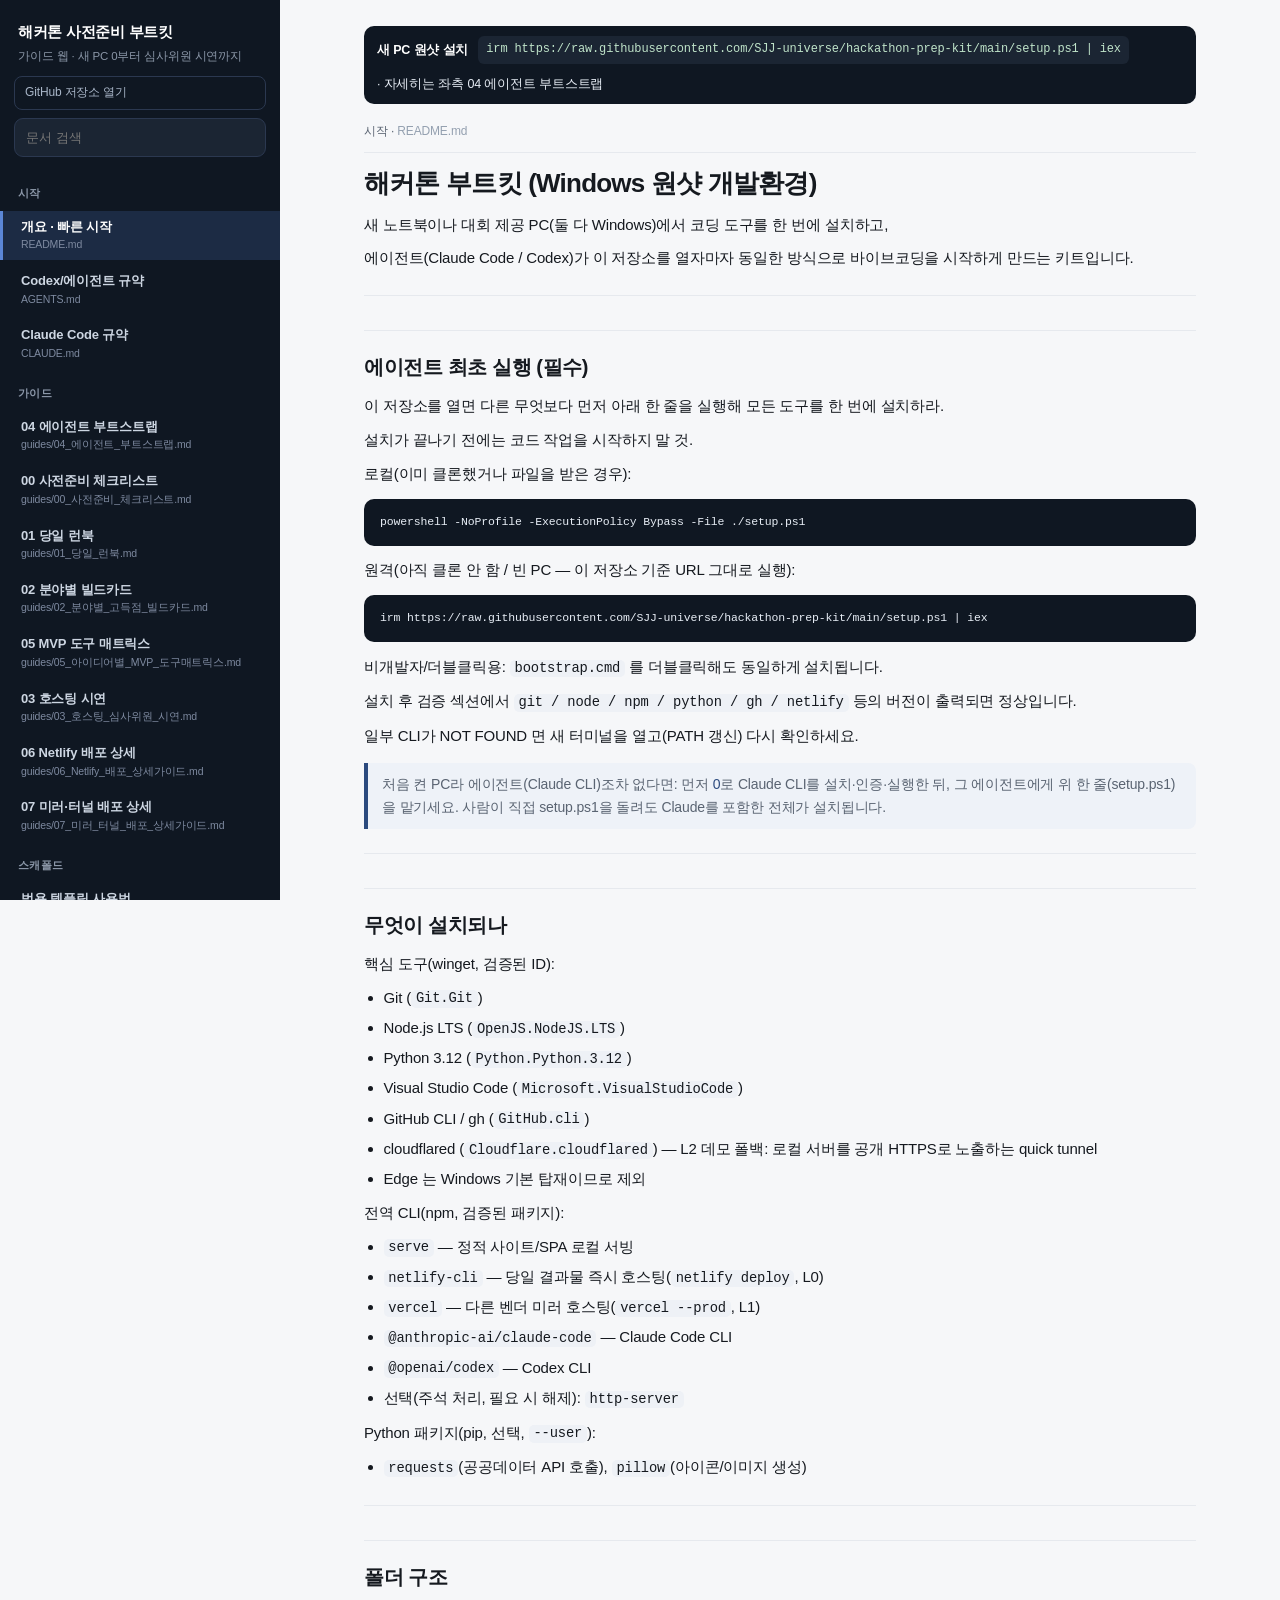
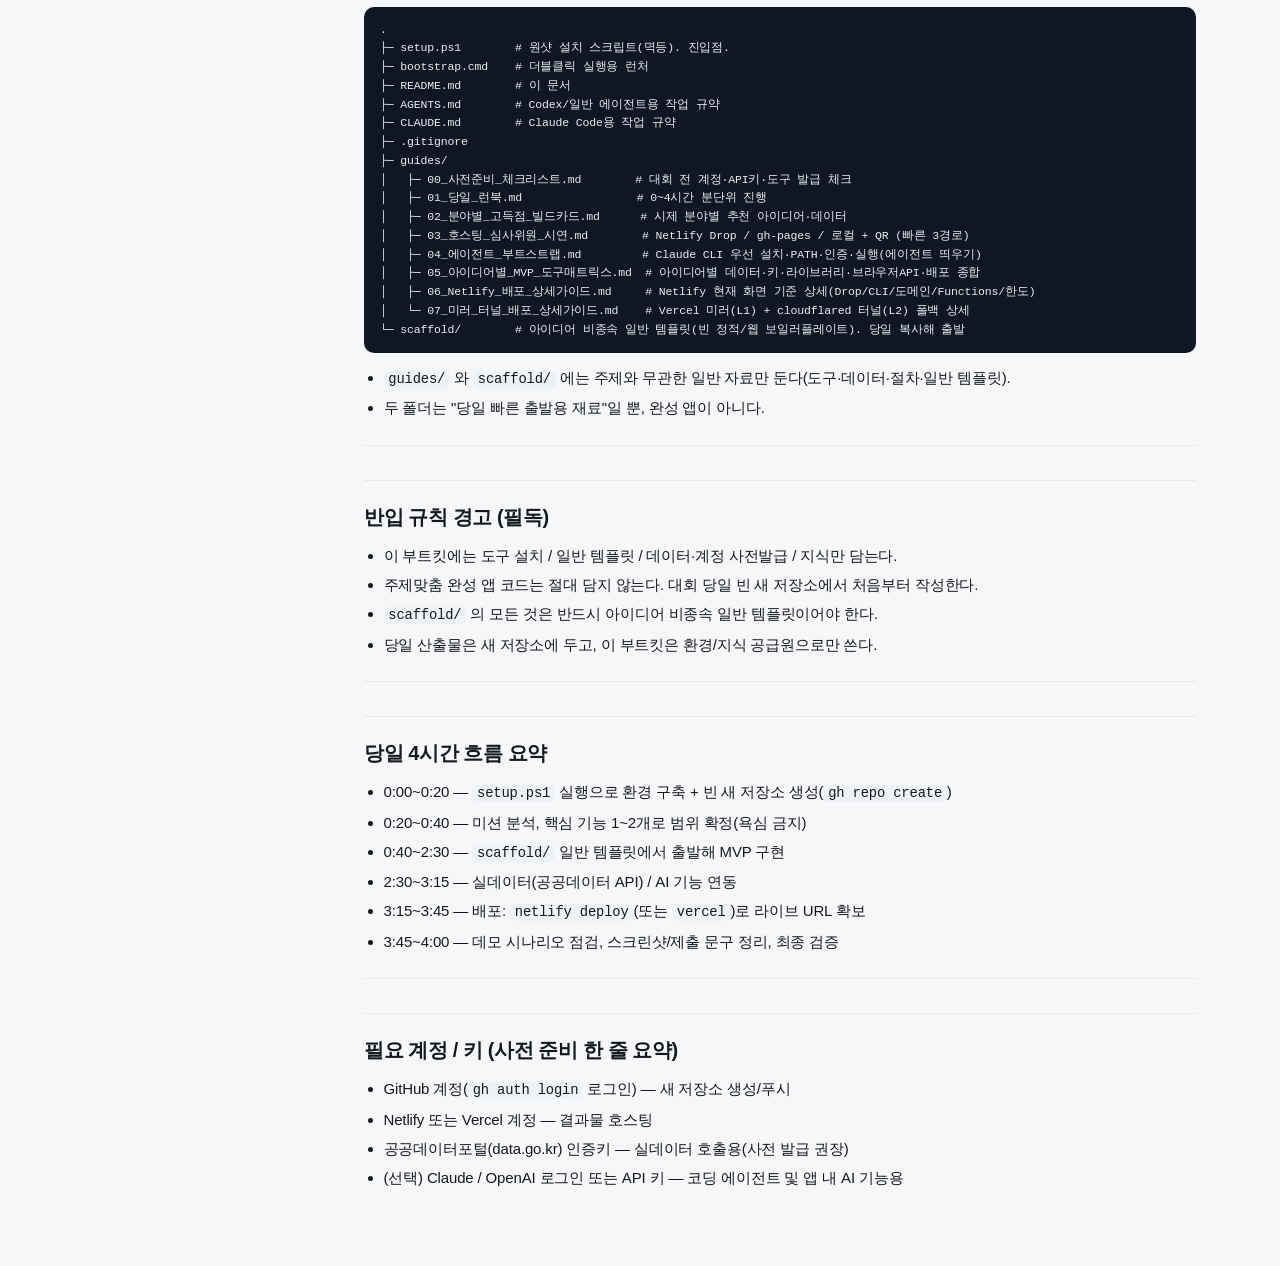
<file: docs/index.html>
<!DOCTYPE html><html lang="ko"><head><meta charset="utf-8"><meta name="viewport" content="width=device-width,initial-scale=1,viewport-fit=cover"><title>해커톤 사전준비 부트킷 — 가이드</title><meta name="description" content="새 PC 0부터 도구 일괄설치 → 고득점 아이디어 MVP → 심사위원 웹호스팅까지. 에이전트 부트스트랩 + 아이디어별 도구 매트릭스."><style>
*{box-sizing:border-box}
:root{--bg:#f6f7f9;--ink:#15191f;--ink2:#5a6472;--line:#e6e9ee;--accent:#2b4a7e;--side:#0f1722;--sideink:#cdd6e2}
@import url('https://cdn.jsdelivr.net/gh/orioncactus/pretendard@v1.3.9/dist/web/static/pretendard.min.css');
html{-webkit-text-size-adjust:100%}
body{margin:0;background:var(--bg);color:var(--ink);font-family:Pretendard,-apple-system,BlinkMacSystemFont,"Segoe UI","Malgun Gothic",sans-serif;line-height:1.65;font-size:15px;letter-spacing:-.01em}
a{color:var(--accent);text-decoration:none;word-break:break-all}a:hover{text-decoration:underline}
.deadlink{color:var(--ink2)}
.wrap{display:flex;min-height:100vh}
.side{width:280px;flex:0 0 280px;background:var(--side);color:var(--sideink);position:sticky;top:0;height:100vh;overflow:auto;padding:14px 0 40px}
.sbrand{font-weight:800;color:#fff;font-size:15px;padding:6px 18px 2px;letter-spacing:-.02em}
.ssub{color:#8b97a8;font-size:11.5px;padding:0 18px 10px}
.sgh{display:block;margin:0 14px 8px;font-size:12px;color:#a9b6c8;border:1px solid #2b3850;border-radius:8px;padding:6px 10px}
.sgh:hover{background:#172234;text-decoration:none;color:#fff}
.searchbox{padding:0 14px 12px}
.searchbox input{width:100%;background:#1b2533;border:1px solid #2b3850;color:#fff;border-radius:9px;padding:8px 11px;font:inherit;font-size:13px}
.searchbox input:focus{outline:2px solid #34507f}
.grp{margin:6px 0}
.grphd{color:#8b97a8;font-size:11px;font-weight:800;letter-spacing:.04em;padding:9px 18px 4px;text-transform:uppercase}
.side ul{list-style:none;margin:0;padding:0}
.navi{display:block;padding:7px 18px;color:var(--sideink);border-left:3px solid transparent}
.navi:hover{background:#172234;text-decoration:none}
.navi.on{background:#1c2b44;border-left-color:#5b86d6;color:#fff}
.navi .nt{display:block;font-size:13px;font-weight:600;line-height:1.35}
.navi .nf{display:block;font-size:10.5px;color:#7e8aa0;margin-top:1px}
.content{flex:1;min-width:0;max-width:900px;margin:0 auto;padding:26px 34px 90px}
.menubtn{display:none}
.installbar{background:#0f1722;color:#e7edf5;border-radius:10px;padding:10px 13px;margin:0 0 18px;font-size:12.5px;display:flex;gap:10px;align-items:center;flex-wrap:wrap}
.installbar code{background:#1b2533;color:#bfe3c9;border-radius:6px;padding:4px 8px;font-family:ui-monospace,Consolas,monospace;font-size:12px}
.installbar b{color:#fff}
.crumb{color:var(--ink2);font-size:12px;margin-bottom:14px;padding-bottom:10px;border-bottom:1px solid var(--line)}
.crumb span{color:#94a0b0}
.doc{display:none}.doc.on{display:block;animation:fade .2s ease}
@keyframes fade{from{opacity:0;transform:translateY(4px)}to{opacity:1;transform:none}}
h1{font-size:26px;line-height:1.25;letter-spacing:-.03em;margin:.15em 0 .5em}
h2{font-size:20px;letter-spacing:-.02em;margin:1.7em 0 .5em;border-top:1px solid var(--line);padding-top:1em}
h3{font-size:16.5px;margin:1.4em 0 .4em}h4{font-size:14.5px;color:var(--ink2);margin:1.1em 0 .3em}
h5,h6{font-size:13.5px;color:var(--ink2);margin:1em 0 .3em}
p{margin:.6em 0}ul,ol{margin:.5em 0;padding-left:1.3em}li{margin:.3em 0}
code{background:#eef1f6;border-radius:5px;padding:.08em .35em;font-size:.92em;font-family:ui-monospace,SFMono-Regular,Consolas,monospace}
pre.code{background:#0f1722;color:#e7edf5;border-radius:10px;padding:14px 16px;overflow-x:auto;margin:1em 0;line-height:1.5;font-size:12.5px}
pre.code code{background:transparent;color:inherit;padding:0;white-space:pre;font-family:ui-monospace,SFMono-Regular,Consolas,"D2Coding","Malgun Gothic",monospace}
hr{border:0;border-top:1px solid var(--line);margin:1.6em 0}
blockquote{margin:1em 0;padding:.7em 1em;background:#eef2f8;border-left:4px solid var(--accent);border-radius:0 8px 8px 0;color:var(--ink2);font-size:14px}
.tablewrap{overflow-x:auto;margin:.9em 0;border:1px solid var(--line);border-radius:10px}
table{border-collapse:collapse;width:100%;font-size:13px;min-width:520px}
thead th{background:#f0f3f8;color:var(--ink2);font-weight:700;text-align:left;padding:9px 11px;border-bottom:1px solid var(--line);white-space:nowrap}
td{padding:9px 11px;border-bottom:1px solid var(--line);vertical-align:top}
tbody tr:last-child td{border-bottom:0}tbody tr:hover{background:#fafbfd}
mark{background:#fde68a;border-radius:3px;padding:0 1px}
@media(max-width:860px){
 .side{position:fixed;left:0;top:0;z-index:40;transform:translateX(-100%);transition:transform .2s;width:84vw;flex-basis:84vw}
 .side.open{transform:translateX(0);box-shadow:0 0 0 100vmax rgba(0,0,0,.45)}
 .menubtn{display:inline-flex;align-items:center;gap:7px;position:fixed;left:12px;top:12px;z-index:50;background:var(--side);color:#fff;border:0;border-radius:10px;padding:9px 13px;font:inherit;font-weight:700;font-size:13px;box-shadow:0 2px 10px rgba(0,0,0,.2)}
 .content{padding:60px 18px 90px}
}
</style></head><body><button id="menubtn" class="menubtn">목차</button><div class="wrap"><aside class="side"><div class="sbrand">해커톤 사전준비 부트킷</div><div class="ssub">가이드 웹 · 새 PC 0부터 심사위원 시연까지</div><a class="sgh" href="https://github.com/SJJ-universe/hackathon-prep-kit" target="_blank" rel="noopener">GitHub 저장소 열기</a><div class="searchbox"><input id="q" type="search" placeholder="문서 검색"></div><div class="grp"><div class="grphd">시작</div><ul><li><a href="#" class="navi" data-go="f-readme-md"><span class="nt">개요 · 빠른 시작</span><span class="nf">README.md</span></a></li><li><a href="#" class="navi" data-go="f-agents-md"><span class="nt">Codex/에이전트 규약</span><span class="nf">AGENTS.md</span></a></li><li><a href="#" class="navi" data-go="f-claude-md"><span class="nt">Claude Code 규약</span><span class="nf">CLAUDE.md</span></a></li></ul></div><div class="grp"><div class="grphd">가이드</div><ul><li><a href="#" class="navi" data-go="f-guides-04-md"><span class="nt">04 에이전트 부트스트랩</span><span class="nf">guides/04_에이전트_부트스트랩.md</span></a></li><li><a href="#" class="navi" data-go="f-guides-00-md"><span class="nt">00 사전준비 체크리스트</span><span class="nf">guides/00_사전준비_체크리스트.md</span></a></li><li><a href="#" class="navi" data-go="f-guides-01-md"><span class="nt">01 당일 런북</span><span class="nf">guides/01_당일_런북.md</span></a></li><li><a href="#" class="navi" data-go="f-guides-02-md"><span class="nt">02 분야별 빌드카드</span><span class="nf">guides/02_분야별_고득점_빌드카드.md</span></a></li><li><a href="#" class="navi" data-go="f-guides-05-mvp-md"><span class="nt">05 MVP 도구 매트릭스</span><span class="nf">guides/05_아이디어별_MVP_도구매트릭스.md</span></a></li><li><a href="#" class="navi" data-go="f-guides-03-md"><span class="nt">03 호스팅 시연</span><span class="nf">guides/03_호스팅_심사위원_시연.md</span></a></li><li><a href="#" class="navi" data-go="f-guides-06-netlify-md"><span class="nt">06 Netlify 배포 상세</span><span class="nf">guides/06_Netlify_배포_상세가이드.md</span></a></li><li><a href="#" class="navi" data-go="f-guides-07-md"><span class="nt">07 미러·터널 배포 상세</span><span class="nf">guides/07_미러_터널_배포_상세가이드.md</span></a></li></ul></div><div class="grp"><div class="grphd">스캐폴드</div><ul><li><a href="#" class="navi" data-go="f-scaffold-readme-md"><span class="nt">범용 템플릿 사용법</span><span class="nf">scaffold/README.md</span></a></li></ul></div></aside><main class="content"><div class="installbar"><b>새 PC 원샷 설치</b> <code>irm https://raw.githubusercontent.com/SJJ-universe/hackathon-prep-kit/main/setup.ps1 | iex</code> · 자세히는 좌측 04 에이전트 부트스트랩</div><section class="doc" id="f-readme-md"><div class="crumb">시작 · <span>README.md</span></div><h1>해커톤 부트킷 (Windows 원샷 개발환경)</h1>
<p>새 노트북이나 대회 제공 PC(둘 다 Windows)에서 코딩 도구를 한 번에 설치하고,</p>
<p>에이전트(Claude Code / Codex)가 이 저장소를 열자마자 동일한 방식으로 바이브코딩을 시작하게 만드는 키트입니다.</p>
<hr>
<h2>에이전트 최초 실행 (필수)</h2>
<p>이 저장소를 열면 다른 무엇보다 먼저 아래 한 줄을 실행해 모든 도구를 한 번에 설치하라.</p>
<p>설치가 끝나기 전에는 코드 작업을 시작하지 말 것.</p>
<p>로컬(이미 클론했거나 파일을 받은 경우):</p>
<pre class="code"><code>powershell -NoProfile -ExecutionPolicy Bypass -File ./setup.ps1</code></pre>
<p>원격(아직 클론 안 함 / 빈 PC — 이 저장소 기준 URL 그대로 실행):</p>
<pre class="code"><code>irm https://raw.githubusercontent.com/SJJ-universe/hackathon-prep-kit/main/setup.ps1 | iex</code></pre>
<p>비개발자/더블클릭용: <code>bootstrap.cmd</code> 를 더블클릭해도 동일하게 설치됩니다.</p>
<p>설치 후 검증 섹션에서 <code>git / node / npm / python / gh / netlify</code> 등의 버전이 출력되면 정상입니다.</p>
<p>일부 CLI가 NOT FOUND 면 새 터미널을 열고(PATH 갱신) 다시 확인하세요.</p>
<blockquote>처음 켠 PC라 에이전트(Claude CLI)조차 없다면: 먼저 <a href="#" class="xlink" data-go="f-guides-04-md"> 0 </a>로 Claude CLI를 설치·인증·실행한 뒤, 그 에이전트에게 위 한 줄(setup.ps1)을 맡기세요. 사람이 직접 setup.ps1을 돌려도 Claude를 포함한 전체가 설치됩니다.</blockquote>
<hr>
<h2>무엇이 설치되나</h2>
<p>핵심 도구(winget, 검증된 ID):</p>
<ul><li>Git (<code>Git.Git</code>)</li><li>Node.js LTS (<code>OpenJS.NodeJS.LTS</code>)</li><li>Python 3.12 (<code>Python.Python.3.12</code>)</li><li>Visual Studio Code (<code>Microsoft.VisualStudioCode</code>)</li><li>GitHub CLI / gh (<code>GitHub.cli</code>)</li><li>cloudflared (<code>Cloudflare.cloudflared</code>) — L2 데모 폴백: 로컬 서버를 공개 HTTPS로 노출하는 quick tunnel</li><li>Edge 는 Windows 기본 탑재이므로 제외</li></ul>
<p>전역 CLI(npm, 검증된 패키지):</p>
<ul><li><code>serve</code> — 정적 사이트/SPA 로컬 서빙</li><li><code>netlify-cli</code> — 당일 결과물 즉시 호스팅(<code>netlify deploy</code>, L0)</li><li><code>vercel</code> — 다른 벤더 미러 호스팅(<code>vercel --prod</code>, L1)</li><li><code>@anthropic-ai/claude-code</code> — Claude Code CLI</li><li><code>@openai/codex</code> — Codex CLI</li><li>선택(주석 처리, 필요 시 해제): <code>http-server</code></li></ul>
<p>Python 패키지(pip, 선택, <code>--user</code>):</p>
<ul><li><code>requests</code>(공공데이터 API 호출), <code>pillow</code>(아이콘/이미지 생성)</li></ul>
<hr>
<h2>폴더 구조</h2>
<pre class="code"><code>.
├─ setup.ps1        # 원샷 설치 스크립트(멱등). 진입점.
├─ bootstrap.cmd    # 더블클릭 실행용 런처
├─ README.md        # 이 문서
├─ AGENTS.md        # Codex/일반 에이전트용 작업 규약
├─ CLAUDE.md        # Claude Code용 작업 규약
├─ .gitignore
├─ guides/
│   ├─ 00_사전준비_체크리스트.md        # 대회 전 계정·API키·도구 발급 체크
│   ├─ 01_당일_런북.md                 # 0~4시간 분단위 진행
│   ├─ 02_분야별_고득점_빌드카드.md      # 시제 분야별 추천 아이디어·데이터
│   ├─ 03_호스팅_심사위원_시연.md        # Netlify Drop / gh-pages / 로컬 + QR (빠른 3경로)
│   ├─ 04_에이전트_부트스트랩.md         # Claude CLI 우선 설치·PATH·인증·실행(에이전트 띄우기)
│   ├─ 05_아이디어별_MVP_도구매트릭스.md  # 아이디어별 데이터·키·라이브러리·브라우저API·배포 종합
│   ├─ 06_Netlify_배포_상세가이드.md     # Netlify 현재 화면 기준 상세(Drop/CLI/도메인/Functions/한도)
│   └─ 07_미러_터널_배포_상세가이드.md    # Vercel 미러(L1) + cloudflared 터널(L2) 폴백 상세
└─ scaffold/        # 아이디어 비종속 일반 템플릿(빈 정적/웹 보일러플레이트). 당일 복사해 출발</code></pre>
<ul><li><code>guides/</code> 와 <code>scaffold/</code> 에는 주제와 무관한 일반 자료만 둔다(도구·데이터·절차·일반 템플릿).</li><li>두 폴더는 "당일 빠른 출발용 재료"일 뿐, 완성 앱이 아니다.</li></ul>
<hr>
<h2>반입 규칙 경고 (필독)</h2>
<ul><li>이 부트킷에는 도구 설치 / 일반 템플릿 / 데이터·계정 사전발급 / 지식만 담는다.</li><li>주제맞춤 완성 앱 코드는 절대 담지 않는다. 대회 당일 빈 새 저장소에서 처음부터 작성한다.</li><li><code>scaffold/</code> 의 모든 것은 반드시 아이디어 비종속 일반 템플릿이어야 한다.</li><li>당일 산출물은 새 저장소에 두고, 이 부트킷은 환경/지식 공급원으로만 쓴다.</li></ul>
<hr>
<h2>당일 4시간 흐름 요약</h2>
<ul><li>0:00~0:20 — <code>setup.ps1</code> 실행으로 환경 구축 + 빈 새 저장소 생성(<code>gh repo create</code>)</li><li>0:20~0:40 — 미션 분석, 핵심 기능 1~2개로 범위 확정(욕심 금지)</li><li>0:40~2:30 — <code>scaffold/</code> 일반 템플릿에서 출발해 MVP 구현</li><li>2:30~3:15 — 실데이터(공공데이터 API) / AI 기능 연동</li><li>3:15~3:45 — 배포: <code>netlify deploy</code>(또는 <code>vercel</code>)로 라이브 URL 확보</li><li>3:45~4:00 — 데모 시나리오 점검, 스크린샷/제출 문구 정리, 최종 검증</li></ul>
<hr>
<h2>필요 계정 / 키 (사전 준비 한 줄 요약)</h2>
<ul><li>GitHub 계정(<code>gh auth login</code> 로그인) — 새 저장소 생성/푸시</li><li>Netlify 또는 Vercel 계정 — 결과물 호스팅</li><li>공공데이터포털(data.go.kr) 인증키 — 실데이터 호출용(사전 발급 권장)</li><li>(선택) Claude / OpenAI 로그인 또는 API 키 — 코딩 에이전트 및 앱 내 AI 기능용</li></ul></section><section class="doc" id="f-agents-md"><div class="crumb">시작 · <span>AGENTS.md</span></div><h1>AGENTS.md — Codex / 일반 에이전트 작업 규약</h1>
<h2>너의 첫 행동 (예외 없음)</h2>
<p>이 저장소에서 너의 첫 행동은 도구 전체 설치다. 다른 작업보다 먼저 아래를 실행하라.</p>
<pre class="code"><code>powershell -NoProfile -ExecutionPolicy Bypass -File ./setup.ps1</code></pre>
<p>설치가 끝나고 검증 섹션의 버전 출력(git/node/npm/python/gh/netlify 등)을 확인하기 전에는</p>
<p>어떤 코드 작업도 시작하지 마라. CLI가 NOT FOUND 면 새 터미널에서 재확인하라.</p>
<h2>반입 규칙 (위반 금지)</h2>
<ul><li>이 저장소는 도구 설치 / 일반 템플릿 / 지식만 담는다.</li><li>주제맞춤 완성 앱 코드는 여기에 만들지 않는다. 대회 당일 빈 새 저장소에서 작성한다.</li><li><code>scaffold/</code> 는 아이디어 비종속 일반 템플릿만 둔다. 특정 주제 로직을 미리 심지 마라.</li></ul>
<h2>작업 방식</h2>
<ul><li>범위 통제: 핵심 기능 1~2개만. 동작하는 데모를 우선한다(욕심 금지).</li><li>당일 산출물은 새 저장소에 둔다. <code>gh repo create</code> 로 빈 저장소부터 시작.</li><li>작은 단위로 자주 커밋. 주변 코드의 기존 패턴을 따른다.</li><li>호스팅으로 마무리: <code>netlify deploy</code>(또는 <code>vercel</code>)로 라이브 URL을 확보해 끝낸다.</li></ul>
<h2>검증 게이트</h2>
<ul><li>"완료/수정됨"이라고 말하기 전에 실제로 실행해 확인한다.</li><li>로컬 미리보기: <code>serve .</code> 후 브라우저 확인</li><li>배포 확인: 배포 URL 접속 결과 확인</li><li>검증 명령과 그 출력을 근거로 보고한다. 근거 없이 성공을 단정하지 않는다.</li></ul>
<h2>출력 스타일</h2>
<ul><li>텍스트 앞 장식용 이모지/픽토그램 금지(문서·UI·로그 전부). 의미는 타이포와 구조로 전달.</li></ul></section><section class="doc" id="f-claude-md"><div class="crumb">시작 · <span>CLAUDE.md</span></div><h1>CLAUDE.md — Claude Code 작업 규약</h1>
<h2>최초 실행 (필수)</h2>
<p>이 저장소를 열면 가장 먼저 도구 전체를 설치한다. 다른 작업보다 우선한다.</p>
<pre class="code"><code>powershell -NoProfile -ExecutionPolicy Bypass -File ./setup.ps1</code></pre>
<p>설치 스크립트 끝의 검증 섹션에서 <code>git / node / npm / python / gh / netlify</code> 등 버전이</p>
<p>출력되는지 확인한 뒤에 작업을 시작한다. NOT FOUND 항목이 있으면 새 터미널을 열어</p>
<p>PATH 갱신 후 다시 확인한다.</p>
<h2>반입 규칙</h2>
<ul><li>이 저장소는 도구 설치 / 일반 템플릿 / 지식만 담는다.</li><li>주제맞춤 완성 앱 코드는 담지 않는다. 대회 당일 빈 새 저장소에서 작성한다.</li><li><code>scaffold/</code> 는 아이디어 비종속 일반 템플릿 전용이다.</li></ul>
<h2>작업 컨벤션</h2>
<ul><li>스코프가 작은 변경을 선호한다. 무관한 파일은 건드리지 않는다.</li><li>Grep/Glob 우선, 필요한 부분만 읽는다(넓은 파일 통독 지양).</li><li>기존 코드의 패턴과 구조를 따른다.</li><li>핵심 기능 1~2개에 집중하고, 동작하는 MVP를 호스팅(<code>netlify deploy</code> 또는 <code>vercel</code>)으로 마무리한다.</li></ul>
<h2>검증 후 완료 보고</h2>
<ul><li>"완료/수정됨/통과"라고 말하기 전에 반드시 실행해 확인한다.</li><li>보고에는 변경한 파일, 실행한 검증과 결과, 리스크, 후속 작업을 포함한다.</li><li>검증 출력 없이 성공을 단정하지 않는다.</li></ul>
<h2>출력 스타일 (절대 규칙)</h2>
<ul><li>텍스트 앞 장식용 이모지/픽토그램 금지(문서·UI·채팅 전부). 의미는 타이포·색·여백·구조로 전달한다.</li></ul></section><section class="doc" id="f-guides-04-md"><div class="crumb">가이드 · <span>guides/04_에이전트_부트스트랩.md</span></div><h1>04. 에이전트 부트스트랩 — 새 PC에서 Claude Code(우선)·Codex 0부터 첫 실행까지</h1>
<p>새 노트북이나 대회 제공 PC(Windows)에서 코딩 에이전트를 0부터 설치하고, 첫 실행에 성공시키는 단계별 가이드입니다. <strong>제일 먼저 Claude CLI를 띄우는 흐름</strong>을 1순위로 두고, 그다음 그 에이전트에게 <code>setup.ps1</code>을 맡겨 나머지 도구를 한 번에 까는 순서로 설계했습니다.</p>
<p>이 문서의 사실(패키지명·URL·최소 버전·인증 절차)은 2026-06 기준 웹 검색으로 확인했습니다. 확실하지 않은 항목은 본문에 <code>미확인</code>으로 표기했습니다.</p>
<hr>
<h2>한눈에 흐름</h2>
<pre class="code"><code>[0] 선행 확인        인터넷 / 관리자 여부 / winget 존재 / Node 18+ 설치 여부
        │            (Node 없으면 winget 한 줄로 설치)
        ▼
[1] Claude CLI 설치   (가장 먼저)
        │            권장: setup.ps1 원샷에 자동 포함
        │            단독: npm i -g @anthropic-ai/claude-code
        │            대안: 네이티브 설치 스크립트(irm ...install.ps1 | iex)
        ▼
[2] PATH / 실행정책   %APPDATA%\npm 이 PATH에 있나 / 새 터미널로 PATH 갱신
        │            PowerShell ExecutionPolicy(Bypass 또는 RemoteSigned)
        ▼
[3] 인증             A. 대화형 로그인(브라우저)  또는
        │            B. ANTHROPIC_API_KEY 환경변수(setx)
        ▼
[4] 검증·첫 실행      claude --version  →  프로젝트 폴더에서 claude 실행
        │
        ▼
[5] 나머지 전체 설치   에이전트가 이 저장소를 읽고 setup.ps1 실행
        │            (Git/Node/Python/VS Code/gh + serve/netlify-cli/Codex ...)
        ▼
[6] 저장소 열고 작업   동작 확인 → MVP 빌드 시작</code></pre>
<p>핵심 원칙: <strong>에이전트(Claude)부터 살린 뒤, 나머지 설치·세팅은 에이전트에게 시킨다.</strong> 사람이 손으로 까는 도구는 Node와 Claude CLI 둘뿐이고, 그 이후는 <code>setup.ps1</code> 한 줄로 끝납니다.</p>
<hr>
<h2>0단계 — 선행 확인 (2분)</h2>
<p>새 PowerShell 창을 열고 아래를 차례로 확인합니다.</p>
<div class="tablewrap"><table><thead><tr><th style="text-align:left">확인 항목</th><th style="text-align:left">명령</th><th style="text-align:left">기대 결과 / 조치</th></tr></thead><tbody><tr><td style="text-align:left">인터넷 연결</td><td style="text-align:left"><code>Test-NetConnection api.anthropic.com -Port 443</code></td><td style="text-align:left"><code>TcpTestSucceeded : True</code>. 실패하면 사내 프록시/방화벽 문제(트러블슈팅 표 참조)</td></tr><tr><td style="text-align:left">관리자 여부</td><td style="text-align:left"><code>([Security.Principal.WindowsPrincipal][Security.Principal.WindowsIdentity]::GetCurrent()).IsInRole('Administrator')</code></td><td style="text-align:left"><code>True</code>면 시스템 설치 가능. <code>False</code>여도 user 스코프로 대부분 진행 가능</td></tr><tr><td style="text-align:left">winget 존재</td><td style="text-align:left"><code>winget --version</code></td><td style="text-align:left">버전이 나오면 OK. 없으면 아래 참고</td></tr><tr><td style="text-align:left">Node 설치/버전</td><td style="text-align:left"><code>node --version</code></td><td style="text-align:left"><code>v18.x</code> 이상이면 OK. 없거나 18 미만이면 아래에서 설치</td></tr></tbody></table></div>
<p>winget이 없을 때: Microsoft Store에서 <strong>App Installer</strong>를 설치하면 <code>winget</code>이 생깁니다. Store 페이지 <code>https://apps.microsoft.com/detail/9NBLGGH4NNS1</code>. 설치 후 새 터미널을 엽니다.</p>
<h3>Node 설치 (Claude Code 필수 전제)</h3>
<p>Claude Code는 npm 설치 경로를 쓰려면 <strong>Node.js 18 이상</strong>이 필요합니다(공식 npm 패키지 배지·설치 가이드 기준 "Node.js 18+"). 없거나 구버전이면 winget 한 줄로 LTS를 깝니다.</p>
<pre class="code"><code>winget install -e --id OpenJS.NodeJS.LTS --accept-package-agreements --accept-source-agreements</code></pre>
<p>설치 후에는 <strong>새 터미널을 열어야</strong> <code>node</code> / <code>npm</code>이 PATH에 반영됩니다. 확인:</p>
<pre class="code"><code>node --version
npm --version</code></pre>
<blockquote>참고: 네이티브 설치 스크립트(아래 1단계 (c))를 쓰면 Node 없이도 Claude CLI가 동작합니다. 다만 이 키트의 <code>setup.ps1</code>은 npm 경로로 Claude를 깔므로 Node가 있어야 setup이 매끄럽습니다.</blockquote>
<hr>
<h2>1단계 — Claude CLI 설치 (가장 먼저)</h2>
<p>세 가지 경로가 있습니다. 상황에 맞게 하나만 고르면 됩니다. 공식 npm 패키지명은 <strong><code>@anthropic-ai/claude-code</code></strong>(확인됨)입니다.</p>
<h3>(a) 권장 — setup.ps1 원샷에 포함되어 자동 설치</h3>
<p>이 키트의 <code>setup.ps1</code>이 Node·Git 등과 함께 Claude CLI를 npm으로 깔고 끝에 버전까지 검증합니다. 손이 가장 적게 갑니다.</p>
<pre class="code"><code>powershell -NoProfile -ExecutionPolicy Bypass -File ./setup.ps1</code></pre>
<ul><li>장점: 도구 전체를 한 번에. 멱등(여러 번 실행해도 안전). 버전 검증 요약 출력.</li><li>단점: Node 등 다른 설치까지 같이 도므로 시간이 더 걸림. <strong>인증은 자동으로 안 됨</strong>(3단계 수동).</li><li>닭-달걀 주의: setup.ps1을 "에이전트에게 시키려면" 에이전트(Claude)가 이미 떠 있어야 합니다. 그래서 <strong>첫 한 번은 사람이</strong> 아래 (b) 또는 (c)로 Claude만 먼저 깔고 → Claude를 띄운 뒤 → 그 Claude에게 setup.ps1을 맡기는 흐름을 권장합니다.</li></ul>
<h3>(b) 단독 설치 — npm (사람이 Claude만 먼저 깔 때 1순위)</h3>
<p>Node가 이미 있으면 이 한 줄이 가장 빠릅니다.</p>
<pre class="code"><code>npm install -g @anthropic-ai/claude-code</code></pre>
<ul><li>장점: 빠르고 단순. 버전 고정(<code>@latest</code>, 특정 버전 핀)에 유리. 사내 npm 미러와 호환.</li><li>단점: Node 18+ 필요. 전역 bin(<code>%APPDATA%\npm</code>)이 PATH에 없으면 <code>claude</code>를 못 찾음(2단계 참조). 업데이트는 수동(<code>npm i -g @anthropic-ai/claude-code@latest</code>).</li></ul>
<h3>(c) 대안 — 네이티브 설치 스크립트 (Node 불필요)</h3>
<p>Node를 깔기 싫거나 막힐 때. Windows PowerShell용 공식 원라인(확인됨):</p>
<pre class="code"><code>irm https://claude.ai/install.ps1 | iex</code></pre>
<p>(참고 — macOS/Linux는 <code>curl -fsSL https://claude.ai/install.sh | bash</code>)</p>
<ul><li>장점: Node 의존성 없음. 백그라운드 자동 업데이트. 의존성 제로 설치.</li><li>단점: 설치 위치를 자체 user-local bin에 깔고 PATH에 추가하므로 <strong>새 터미널</strong>이 필요. 그 bin의 정확한 경로는 환경마다 다를 수 있음(<code>미확인</code> — 보통 사용자 프로필 하위). 사내 프록시 환경에서 스크립트 다운로드가 막히면 (b) npm 경로로 우회.</li></ul>
<p>세 경로 요약:</p>
<div class="tablewrap"><table><thead><tr><th style="text-align:left">경로</th><th style="text-align:left">전제</th><th style="text-align:left">업데이트</th><th style="text-align:left">언제</th></tr></thead><tbody><tr><td style="text-align:left">(a) setup.ps1</td><td style="text-align:left">(Node 자동설치 포함)</td><td style="text-align:left">수동 재실행</td><td style="text-align:left">도구 전체를 한 방에</td></tr><tr><td style="text-align:left">(b) npm</td><td style="text-align:left">Node 18+</td><td style="text-align:left">수동(@latest)</td><td style="text-align:left">Node 있음·가장 빠름 (사람 첫 설치 1순위)</td></tr><tr><td style="text-align:left">(c) 네이티브</td><td style="text-align:left">없음</td><td style="text-align:left">자동</td><td style="text-align:left">Node 막힘·의존성 최소화</td></tr></tbody></table></div>
<hr>
<h2>2단계 — PATH / 실행정책</h2>
<h3>PATH: <code>claude</code>를 못 찾을 때</h3>
<p>npm 전역 설치(<code>-g</code>)는 실행 파일을 <strong><code>%APPDATA%\npm</code></strong>(보통 <code>C:\Users\&lt;사용자&gt;\AppData\Roaming\npm</code>)에 둡니다. 이 폴더가 PATH에 없으면 설치는 됐어도 <code>claude</code> 명령을 못 찾습니다.</p>
<ol><li>가장 흔한 원인은 "설치한 그 창"이 옛 PATH라서 그렇습니다. <strong>새 터미널을 열면</strong> 대개 해결됩니다.</li><li>현재 PATH에 들어있는지 확인:</li></ol>
<pre class="code"><code>   $env:Path -split ';' | Select-String npm</code></pre>
<ol><li>없으면 user PATH에 영구 추가(새 터미널부터 적용):</li></ol>
<pre class="code"><code>   setx PATH "$($env:Path);$env:APPDATA\npm"</code></pre>
<p>(이미 들어있으면 중복 추가하지 말 것. setx는 현재 창에 즉시 반영되지 않으니 <strong>새 창</strong>에서 확인.)</p>
<ol><li>npm이 보는 전역 위치 직접 확인:</li></ol>
<pre class="code"><code>   npm config get prefix
   npm root -g</code></pre>
<p>네이티브 설치((c))로 깐 경우엔 설치기가 자체 bin을 PATH에 추가하므로, 마찬가지로 <strong>새 터미널</strong>을 연 뒤 <code>claude --version</code>을 확인합니다. 그래도 안 보이면 <code>npm</code> 경로((b))로 재설치하는 게 가장 확실합니다.</p>
<h3>PowerShell 실행정책 (ExecutionPolicy)</h3>
<p><code>setup.ps1</code> 같은 <code>.ps1</code> 스크립트는 기본 정책에서 차단될 수 있습니다. 두 가지 방법:</p>
<ul><li>일회성(권장, 시스템 설정 안 바꿈): 스크립트를 실행할 때만 우회.</li></ul>
<pre class="code"><code>  powershell -NoProfile -ExecutionPolicy Bypass -File ./setup.ps1</code></pre>
<ul><li>영구(현재 사용자만, 안전한 절충): 서명된 원격 스크립트는 막고 로컬은 허용.</li></ul>
<pre class="code"><code>  Set-ExecutionPolicy -Scope CurrentUser RemoteSigned</code></pre>
<p>차이: <strong>Bypass</strong>는 아무 것도 막지 않음(해당 프로세스에만 한정해 쓰면 안전). <strong>RemoteSigned</strong>는 인터넷에서 받은 미서명 스크립트는 막고 로컬에서 작성한 건 허용 — 일상 개발용 영구 설정으로 적당합니다. 회사 정책으로 <code>Set-ExecutionPolicy</code>가 막혀 있으면, 일회성 <code>-ExecutionPolicy Bypass</code> 방식만 쓰면 됩니다.</p>
<hr>
<h2>3단계 — 인증</h2>
<p><code>claude</code>를 깔았다고 바로 동작하지 않습니다. 한 번 인증해야 합니다. 두 방법 중 하나를 고릅니다.</p>
<h3>방법 A — 대화형 로그인 (구독 사용 시 권장)</h3>
<p><code>claude</code>를 처음 실행하면 브라우저가 열리고 Anthropic 계정으로 로그인하게 됩니다.</p>
<pre class="code"><code>claude</code></pre>
<ul><li>Claude Pro/Max 등 <strong>구독</strong>으로 쓰려면 이 방법을 쓰고, <strong><code>ANTHROPIC_API_KEY</code>는 설정하지 마세요.</strong> 환경변수에 API 키가 있으면 Claude Code는 구독이 아니라 <strong>API 종량제로 과금</strong>합니다(공식 지원 문서 기준). 현재 인증 상태는 실행 중 <code>/status</code>로 확인합니다.</li><li>대회장 공용 PC라면, 끝나고 로그아웃(또는 <code>claude</code> 자격 정리)을 잊지 마세요.</li></ul>
<h3>방법 B — 환경변수 <code>ANTHROPIC_API_KEY</code> (API 계정/무인 실행 시)</h3>
<p>구독 없이 API 키로 쓰거나, 로그인 창을 띄울 수 없는 자동화 환경이면 환경변수로 키를 박습니다. <code>setx</code>로 넣으면 <strong>다음에 여는 터미널부터 영구</strong> 적용됩니다.</p>
<pre class="code"><code>setx ANTHROPIC_API_KEY "sk-ant-여기에-발급받은-키"</code></pre>
<ul><li>키 발급처: Anthropic Console — <code>https://console.anthropic.com</code> (API Keys 메뉴). 결제수단이 등록된 Console 계정이 필요합니다(무료 claude.ai 플랜으로는 Claude Code 사용 불가).</li><li>주의: <code>setx</code>는 <strong>현재 창에는 반영되지 않습니다.</strong> 넣은 뒤 새 터미널을 열고 <code>echo $env:ANTHROPIC_API_KEY</code>로 확인하세요.</li><li>주의: 위 방법 A(구독)와 충돌합니다. 구독으로 쓸 거면 이 변수를 비워 두세요. 제거는 <code>setx ANTHROPIC_API_KEY ""</code> 후 새 터미널(또는 시스템 환경변수 편집에서 삭제).</li></ul>
<h3>언제 무엇을?</h3>
<div class="tablewrap"><table><thead><tr><th style="text-align:left">상황</th><th style="text-align:left">선택</th></tr></thead><tbody><tr><td style="text-align:left">내 노트북 + Claude 구독</td><td style="text-align:left">방법 A(대화형) — 종량 과금 회피</td></tr><tr><td style="text-align:left">API 계정만 있음 / 사내 표준이 API 키</td><td style="text-align:left">방법 B(<code>ANTHROPIC_API_KEY</code>)</td></tr><tr><td style="text-align:left">무인/자동화/CI</td><td style="text-align:left">방법 B</td></tr><tr><td style="text-align:left">공용 대회 PC, 잠깐 쓰고 정리</td><td style="text-align:left">방법 A 로그인 → 종료 시 정리</td></tr></tbody></table></div>
<h3>Codex 인증 (병행 시)</h3>
<p>Codex CLI도 마찬가지로 둘 중 하나입니다.</p>
<ul><li>대화형: <code>codex</code> 실행 후 "Sign in with ChatGPT" 선택(ChatGPT Plus/Pro 플랜 사용).</li><li>환경변수: <code>setx OPENAI_API_KEY "sk-..."</code> — 키는 OpenAI 플랫폼 <code>https://platform.openai.com/api-keys</code>에서 발급. (자세한 병행 설치는 7단계.)</li></ul>
<hr>
<h2>4단계 — 검증 · 첫 실행</h2>
<p>설치와 인증이 끝났으면 동작을 확인합니다.</p>
<pre class="code"><code>claude --version
claude doctor</code></pre>
<ul><li><code>claude --version</code>이 버전을 출력하면 PATH·설치 OK.</li><li><code>claude doctor</code>는 설치/환경 상태를 점검해 줍니다(문제 있으면 원인 안내).</li></ul>
<p>그다음 <strong>프로젝트(이 저장소) 폴더에서</strong> 에이전트를 띄웁니다.</p>
<pre class="code"><code>cd C:\path\to\hackathon-prep-kit
claude</code></pre>
<p>첫 프롬프트에서 동작을 확인하고(예: "이 저장소 구조를 한 줄로 요약해줘"), 정상이면 <strong>나머지 전체 설치를 에이전트에게 맡깁니다.</strong></p>
<blockquote>에이전트에게 줄 첫 지시(예):<br>"이 저장소의 <code>README.md</code>와 <code>CLAUDE.md</code>를 읽고, 거기 적힌 대로 <code>setup.ps1</code>을 실행해서 나머지 도구(Git/Python/VS Code/gh, 그리고 serve·netlify-cli·Codex 등)를 전부 설치해줘. 끝의 검증 섹션에서 git/node/npm/python/gh/netlify 버전이 다 찍히는지 확인하고 NOT FOUND가 있으면 새 터미널 기준으로 다시 점검해줘."</blockquote>
<p><code>setup.ps1</code>이 끝나면 검증 요약에 <code>git / node / npm / python / gh / netlify / claude / codex</code> 버전이 나옵니다. 여기까지 오면 환경 구축 완료 — 빈 새 저장소를 만들고(<code>gh repo create</code>) MVP 빌드를 시작하면 됩니다.</p>
<hr>
<h2>5단계 — 트러블슈팅</h2>
<div class="tablewrap"><table><thead><tr><th style="text-align:left">증상</th><th style="text-align:left">원인</th><th style="text-align:left">해결</th></tr></thead><tbody><tr><td style="text-align:left"><code>claude : command not found</code> / 인식 안 됨</td><td style="text-align:left">npm 전역 bin(<code>%APPDATA%\npm</code>)이 PATH에 없거나, 설치한 창이 옛 PATH</td><td style="text-align:left">새 터미널 열기 → 안 되면 <code>setx PATH "$($env:Path);$env:APPDATA\npm"</code> 후 새 창. <code>npm config get prefix</code>로 실제 위치 확인</td></tr><tr><td style="text-align:left"><code>... cannot be loaded because running scripts is disabled</code></td><td style="text-align:left">PowerShell 실행정책 차단</td><td style="text-align:left">일회성 <code>-ExecutionPolicy Bypass</code>로 실행, 또는 <code>Set-ExecutionPolicy -Scope CurrentUser RemoteSigned</code></td></tr><tr><td style="text-align:left">설치/로그인 중 네트워크 타임아웃·SSL 오류</td><td style="text-align:left">사내 프록시/방화벽이 외부 도메인 차단</td><td style="text-align:left"><code>$env:HTTP_PROXY</code> / <code>$env:HTTPS_PROXY</code> 설정, <code>npm config set proxy</code>·<code>https-proxy</code>. claude.ai·anthropic.com·registry.npmjs.org 허용 요청. 막히면 네이티브 대신 npm 경로 사용</td></tr><tr><td style="text-align:left">응답이 401/인증 실패 또는 로그인 창이 안 뜸</td><td style="text-align:left">키 미설정 또는 잘못된 키</td><td style="text-align:left">방법 A로 <code>claude</code> 재로그인, 또는 방법 B로 <code>ANTHROPIC_API_KEY</code> 재설정 후 <strong>새 터미널</strong>. <code>/status</code>로 현재 인증 확인</td></tr><tr><td style="text-align:left">예상치 못한 API 과금 / 구독이 안 쓰임</td><td style="text-align:left"><code>ANTHROPIC_API_KEY</code>가 설정돼 있어 종량제로 빠짐</td><td style="text-align:left">구독으로 쓰려면 환경변수 제거(<code>setx ANTHROPIC_API_KEY ""</code>) 후 새 터미널, <code>/status</code> 재확인</td></tr><tr><td style="text-align:left">npm 설치는 됐는데 <code>claude</code>만 안 보임</td><td style="text-align:left">전역 prefix가 비표준 위치</td><td style="text-align:left"><code>npm root -g</code> / <code>npm config get prefix</code> 경로의 상위 폴더를 PATH에 추가</td></tr><tr><td style="text-align:left">Node 구버전(18 미만)으로 설치 실패/경고</td><td style="text-align:left">최소 Node 18 미충족</td><td style="text-align:left"><code>winget install -e --id OpenJS.NodeJS.LTS</code>로 LTS 설치 후 새 터미널. 또는 네이티브 설치((c))로 Node 우회</td></tr><tr><td style="text-align:left"><code>winget</code> 명령이 없음</td><td style="text-align:left">App Installer 미설치(구형 Windows 등)</td><td style="text-align:left">Microsoft Store에서 App Installer 설치(<code>https://apps.microsoft.com/detail/9NBLGGH4NNS1</code>) 후 새 터미널. 정 안 되면 Node를 nodejs.org 설치본으로 수동 설치</td></tr><tr><td style="text-align:left"><code>setx</code> 했는데 현재 창에 반영 안 됨</td><td style="text-align:left"><code>setx</code>는 현재 세션 미반영(다음 세션부터)</td><td style="text-align:left">새 터미널을 열고 <code>echo $env:변수명</code>으로 확인</td></tr></tbody></table></div>
<hr>
<h2>6단계 — Codex 병행 설치 (짧게)</h2>
<p>Claude를 주력으로 쓰되 Codex를 병행할 때. 공식 npm 패키지는 <strong><code>@openai/codex</code></strong>(확인됨), <strong>npm 8 이상</strong> 필요.</p>
<pre class="code"><code>npm install -g @openai/codex
codex --version</code></pre>
<p>인증(둘 중 하나):</p>
<ul><li>대화형: <code>codex</code> 실행 → "Sign in with ChatGPT"(ChatGPT Plus/Pro 사용).</li><li>환경변수: <code>setx OPENAI_API_KEY "sk-..."</code> (키 발급: <code>https://platform.openai.com/api-keys</code>). 넣은 뒤 <strong>새 터미널</strong>.</li></ul>
<p>이 키트의 <code>setup.ps1</code>은 Codex(<code>@openai/codex</code>)도 함께 설치하므로, 5단계에서 setup을 돌렸다면 별도 설치는 불필요하고 <strong>인증만</strong> 위처럼 해 주면 됩니다.</p>
<hr>
<h2>한 줄 원격 부트스트랩 (다시) — 단, 인증은 수동</h2>
<p>아직 클론도 안 한 빈 PC라면, 인터넷만 되면 아래 한 줄로 이 키트의 설치 스크립트를 바로 내려받아 실행할 수 있습니다(도구 전체 + Claude/Codex CLI까지 설치).</p>
<pre class="code"><code>irm https://raw.githubusercontent.com/SJJ-universe/hackathon-prep-kit/main/setup.ps1 | iex</code></pre>
<p>(로컬에 파일이 이미 있으면: <code>powershell -NoProfile -ExecutionPolicy Bypass -File ./setup.ps1</code>)</p>
<p>중요: 이 한 줄은 <strong>설치만</strong> 자동화합니다. <strong>인증(3단계)은 항상 수동 단계</strong>입니다 — 설치가 끝난 뒤 <code>claude</code>(대화형 로그인) 또는 <code>setx ANTHROPIC_API_KEY ...</code>(API 키), 그리고 필요하면 <code>codex</code> 로그인 / <code>OPENAI_API_KEY</code> 설정을 사람이 직접 해야 첫 실행이 됩니다. 키와 자격증명은 스크립트에 절대 넣지 마세요.</p></section><section class="doc" id="f-guides-00-md"><div class="crumb">가이드 · <span>guides/00_사전준비_체크리스트.md</span></div><h1>00 사전준비 체크리스트 — 대회 전에 끝내는 것 (새 노트북 기준)</h1>
<p>대회 당일 4시간은 "만드는 시간"이지 "설치·가입·승인 대기 시간"이 아니다. 이 문서의 항목은 <strong>전부 대회 전에</strong> 끝낸다. 당일에 남기면 안 되는 것: 도구 설치, 계정 가입, API 키 발급(승인 대기), 자산 다운로드, 도구 1회 예행.</p>
<p>이 PC가 곧 새 노트북일 수도, 대회 제공 PC일 수도 있다. <strong>둘 다 같은 절차로 한 번씩</strong> 통과시켜 둔다. 대회 제공 PC는 현장에서 처음 만지므로, 가능하면 사전 점검 시간이 주어질 때 이 문서로 그대로 훑는다.</p>
<hr>
<h2>반입 합법선 — 무엇까지 준비해도 되나 (먼저 읽기)</h2>
<p>이 부트킷이 담는 것과 담지 않는 것을 헷갈리면 실격 위험이 생긴다. 자세한 근거는 <span class="deadlink"> 0 </span>.</p>
<div class="tablewrap"><table><thead><tr><th style="text-align:left">허용 (대회 전에 해둔다)</th><th style="text-align:left">금지 (대회 당일 빈 새 저장소에서)</th></tr></thead><tbody><tr><td style="text-align:left">계정 생성·로그인 (GitHub, Netlify, 선택 Vercel)</td><td style="text-align:left">주제맞춤 완성 앱 코드</td></tr><tr><td style="text-align:left">API 키 사전 발급 (data.go.kr, safetydata, LLM 등)</td><td style="text-align:left">시제에 맞춘 화면·데이터 처리·프롬프트 체인</td></tr><tr><td style="text-align:left">도구 설치·버전 확인·1회 예행</td><td style="text-align:left">자동화 워크플로우·커스텀 에이전트 사전 작성</td></tr><tr><td style="text-align:left">아이디어 비종속 <strong>일반 템플릿</strong> (빈 vite/정적 HTML 스캐폴드)</td><td style="text-align:left">시제 종속 스캐폴드 (특정 주제 화면이 박힌 것)</td></tr><tr><td style="text-align:left">공개데이터 탐색·리서치·이 부트킷 지식</td><td style="text-align:left">위 일반 템플릿을 넘어선 사전 구현물</td></tr><tr><td style="text-align:left">공유 폰트·공공누리 이미지 등 일반 자산 다운로드</td><td style="text-align:left">—</td></tr></tbody></table></div>
<p>판단 기준 한 줄: <strong>"시제를 몰라도 똑같이 쓸 수 있으면 허용, 시제를 알아야 만들 수 있으면 금지."</strong></p>
<hr>
<h2>(a) 도구 설치 확인 — setup 실행 후 버전 체크리스트</h2>
<p>가능하면 부트킷의 <code>setup.ps1</code>(있을 경우)을 먼저 돌려 일괄 설치·점검한다. PowerShell을 <strong>관리자 권한</strong>으로 열고 저장소 루트에서:</p>
<pre class="code"><code># 실행정책이 막으면 현재 세션만 허용
Set-ExecutionPolicy -Scope Process -Bypass -Force
.\setup.ps1</code></pre>
<p><code>setup.ps1</code>이 없거나 일부만 잡는 환경이면, 아래 명령으로 <strong>각 도구 버전을 직접 찍어</strong> 표를 채운다. 한 줄이라도 "명령을 찾을 수 없음"이 나오면 그 줄은 미설치다.</p>
<pre class="code"><code>git --version
node --version
npm --version
npx http-server --version   # 없으면: npm i -g http-server
gh --version                # GitHub CLI. 없으면: winget install GitHub.cli
netlify --version           # Netlify CLI. 없으면: npm i -g netlify-cli
python --version            # 앱 프록시/로컬 서버용 (선택)
vercel --version            # 선택. 없으면: npm i -g vercel</code></pre>
<p>설치 수단 메모: winget(<code>winget install Git.Git</code>, <code>OpenJS.NodeJS.LTS</code>, <code>GitHub.cli</code>)이 가장 간단. CLI 전역설치는 <code>npm i -g</code>. 대회 제공 PC에 전역설치 권한이 없으면 <code>npx &lt;도구&gt;</code>로 즉석 실행되는지 미리 확인해 둔다.</p>
<h3>버전 체크리스트 (직접 채우기)</h3>
<ul><li>[ ] git — 버전: <code>__________</code></li><li>[ ] node (LTS 권장) — 버전: <code>__________</code></li><li>[ ] npm — 버전: <code>__________</code></li><li>[ ] http-server (또는 <code>npx serve</code>로 대체 확인) — 버전: <code>__________</code></li><li>[ ] gh (GitHub CLI) — 버전: <code>__________</code></li><li>[ ] netlify-cli — 버전: <code>__________</code></li><li>[ ] python (앱 내 LLM 프록시·로컬 서버용, 선택) — 버전: <code>__________</code></li><li>[ ] vercel (선택) — 버전: <code>__________</code></li><li>[ ] 코딩 에이전트 CLI (Claude Code / codex 등) 로그인까지 1회 동작 — [ ]</li><li>[ ] 브라우저 2종 이상 (Edge + Chrome 권장 — 시연 교차확인용) — [ ]</li><li>[ ] 에디터 (VS Code 등) — [ ]</li></ul>
<p>Windows python 함정: 이 환경의 <code>python</code>이 pyenv <code>python.bat</code> 셔임일 수 있다. <code>.bat</code> 안에서 호출할 땐 <code>call python</code>이 필요하고(아니면 창이 즉시 닫힘), 배치 파일의 <code>echo</code>는 ASCII만 쓴다(한글은 cmd 파싱오류). 대회 PC는 <code>python</code> vs <code>py</code> 중 무엇이 잡히는지 사전에 확인.</p>
<hr>
<h2>(b) 계정 생성·로그인</h2>
<p>각 계정은 <strong>가입만으로 끝내지 말고, 해당 도구에서 로그인까지</strong> 통과시켜 둔다(키 캐시가 PC에 남아 당일 재로그인이 빨라진다).</p>
<ul><li>[ ] <strong>GitHub</strong> 계정 생성·로그인. <code>gh auth login</code> 완료(브라우저 또는 토큰 방식). 확인: <code>gh auth status</code></li><li>[ ] <strong>Netlify</strong> 계정 생성·로그인. 무인증 Drop(드래그&amp;드롭)만 쓰면 계정 없이도 되지만, CLI 배포(<code>netlify deploy</code>)와 사이트 관리·재배포를 위해 계정 권장. 확인: <code>netlify login</code> → <code>netlify status</code></li><li>[ ] (선택) <strong>Vercel</strong> 계정 생성·로그인. <code>vercel login</code>. Netlify가 막힐 때의 2차 호스팅.</li><li>[ ] GitHub 신규 저장소를 <strong>public</strong>으로 만들 수 있는지 1회 확인(Pages는 무료 플랜에서 public repo 권장).</li></ul>
<p>메모: 회사·학교 SSO 계정 말고 <strong>개인 이메일 계정</strong>으로 만든다(대회 PC에서 SSO 막힘 회피). 2단계 인증 백업코드를 휴대폰에 저장.</p>
<hr>
<h2>(c) API 키 사전 발급 — 승인 대기가 있는 것부터</h2>
<p>키는 절대 저장소에 커밋하지 않는다. <code>.env</code>에만 두고 <code>.gitignore</code>에 <code>.env</code>를 넣는다. 발급 후 각 키로 <strong>응답 1건을 실제 호출</strong>해 살아있음을 확인하고, 샘플 응답 구조(필드명·기준일자 필드)를 메모한다. 상세 현황·함정은 <span class="deadlink"> 3 </span>, 데이터 카탈로그는 <span class="deadlink"> 4 </span>.</p>
<h3>C-1. data.go.kr 통합 계정 + 활용신청 (대부분 자동승인·즉시)</h3>
<ul><li>[ ] <strong>공공데이터포털(data.go.kr) 회원가입</strong> — 아래 모든 키의 베이스</li><li>[ ] 기상청 단기예보 <code>15084084</code> — 자동·즉시 — <strong>라이브 사수 1순위</strong>(실시간 REST)</li><li>[ ] 식약처 의약품 회수 <code>15059114</code> — 자동·즉시 — 리콜 계열(REST·JSON)</li><li>[ ] 보조금24 공공서비스정보 <code>15113968</code> — 자동·즉시 — 복지 메인(약 1만건·JSON·트래픽 1만)</li><li>[ ] 복지 중앙부처 복지서비스 <code>15090532</code> — 자동·즉시 — 복지 보조(상세=지원대상·선정기준·신청방법)</li><li>[ ] 복지 지자체 복지서비스 <code>15108347</code> — 자동·즉시 — 복지 보조</li><li>[ ] 읍면동 하부행정기관 현황 <code>15059715</code> — 파일 즉시(키 불필요) — 동→주소 매핑(전화번호 컬럼 없음 유의)</li></ul>
<h3>C-2. 별도 포털 — 사전 발급 필수(승인 대기 있음)</h3>
<ul><li>[ ] <strong>safetydata.go.kr 통합 회원</strong> — 재난 3종 공통. serviceKey의 <strong>K 대문자 주의</strong></li><li>[ ] 긴급재난문자 (safetydata, <code>15134001</code>) — 승인 대기 — 공공누리 4유형(상업·변경 금지, 출처표시 필수)</li><li>[ ] 자연재난 국민행동요령 (safetydata, <code>15139401</code>) — 승인 대기 — LLM 근거 텍스트</li><li>[ ] 민방위 대피소 (safetydata DSSP-IF-00195 / <code>15044951</code>) — 승인 대기 — 좌표 도분초→십진 변환 필요</li><li>[ ] 식약처 식품 회수 (식품안전나라 foodsafetykorea, serviceId <code>I0490</code>) — 별도 키(19필드 풍부)</li><li>[ ] <strong>Kakao Local</strong> (developers.kakao.com) — 앱 생성 시 키 <strong>즉시</strong> — 지오코딩 1순위, 헤더 <code>KakaoAK</code></li><li>[ ] (선택) VWorld 지오코더 (vworld.kr/dev) — 이메일 인증·도메인 등록</li><li>[ ] (선택) SGIS (sgis.kostat.go.kr/developer) — consumer_key+secret→accessToken. 보조용</li></ul>
<h3>C-3. 코딩 에이전트용 키 (당일 바이브코딩용)</h3>
<ul><li>[ ] <code>ANTHROPIC_API_KEY</code> (console.anthropic.com, 결제 등록·크레딧·한도 확인)</li><li>[ ] (선택) <code>OPENAI_API_KEY</code> (platform.openai.com)</li><li>[ ] 키를 PC 사용자 환경변수 또는 에이전트 설정에 주입하고, 에이전트가 실제로 1회 응답하는지 확인</li></ul>
<h3>C-4. 앱 내 LLM용 키 (시연 중 앱이 직접 호출하는 추론용)</h3>
<ul><li>[ ] 앱 런타임이 쓸 LLM 키 1종 확보(코딩 에이전트 키와 <strong>분리</strong> 권장 — 시연 중 폭주·한도 격리)</li><li>[ ] 일일/분당 호출 한도 확인(시연 중 rate limit 방지). 키는 <strong>서버사이드(프록시)에서만</strong> 호출(브라우저 노출 금지)</li></ul>
<p>키 보관 양식 메모(저장소 밖, 예: 암호관리자나 로컬 메모):</p>
<pre class="code"><code>DATA_GO_KR_KEY=...        # 인코딩/디코딩 두 버전 모두 확보 권장
SAFETYDATA_KEY=...        # K 대문자 주의
KAKAO_REST_KEY=...
ANTHROPIC_API_KEY=...
APP_LLM_KEY=...           # 앱 런타임용 (분리)</code></pre>
<hr>
<h2>(d) 도구 숙지 — 각 1회 예행 (당일 첫 실행이 되지 않게)</h2>
<p>대회 당일 "처음 써보는 명령"이 하나도 없게, 빈 폴더로 아래를 <strong>한 번씩</strong> 굴려 본다.</p>
<ul><li>[ ] <strong>정적 서버</strong>: 아무 폴더에 <code>index.html</code> 하나 두고 <code>npx http-server -p 8080</code> → 브라우저에서 <code>http://localhost:8080</code> 열림 확인</li><li>[ ] <strong>Netlify Drop</strong>: 그 폴더를 zip 또는 폴더째로 app.netlify.com/drop 에 드래그 → https URL 발급되고 열림 확인 (무인증 경로 손에 익히기)</li><li>[ ] <strong>Netlify CLI</strong>(선택): <code>netlify deploy --dir . --prod</code> 동작 확인</li><li>[ ] <strong>gh + GitHub Pages</strong>: 빈 저장소 1회 <code>gh repo create test-pages --public --source=. --push</code> → Pages 켜서 <code>https://&lt;id&gt;.github.io/test-pages/</code> 뜨는지 확인(반영에 1~2분)</li><li>[ ] <strong>로컬 폴백</strong>: <code>ipconfig</code>로 IPv4 확인 → 같은 와이파이의 휴대폰에서 <code>http://&lt;PC-IP&gt;:8080</code> 접속 확인(방화벽 허용 프롬프트 한 번 "예")</li><li>[ ] <strong>QR 생성</strong>: <code>npx qrcode "https://example.com" -o qr.png</code> 로 오프라인 QR이 만들어지는지 확인</li><li>[ ] 예행으로 만든 테스트 저장소·사이트는 정리(삭제)해 둔다</li></ul>
<p>상세 3경로 절차는 <a href="#" class="xlink" data-go="f-guides-03-md"> 0 </a>.</p>
<hr>
<h2>(e) 자산 사전 다운로드 — 위치 고정</h2>
<p>당일 폰트 검색·라이선스 확인에 시간을 쓰지 않게, <strong>일반 자산</strong>(시제 비종속)을 미리 받아 고정 경로에 둔다. 라이선스 출처는 화면 푸터에 표기할 수 있게 같이 메모.</p>
<ul><li>[ ] <strong>공유마당/눈누 등 안심·본문 폰트</strong>(상업적 이용 가능·임베드 허용 한글 폰트 1~2종) — 저장 위치: <code>__________</code></li><li>[ ] <strong>공공누리 이미지/아이콘</strong>(제1유형 우선, 출처표시) — 저장 위치: <code>__________</code></li><li>[ ] 폰트·이미지의 <strong>라이선스 유형·출처 문구</strong>를 텍스트로 같이 보관(푸터 크레딧용)</li><li>[ ] 받은 자산을 당일 새 저장소로 복사만 하면 되도록 <code>assets/</code> 폴더 형태로 정리</li></ul>
<p>참고: 부트킷 내 <code>public-safety-ai-agent-kit/assets</code>·<code>downloads</code>에 이미 받아둔 폰트/이미지가 있으면 그 경로를 재사용한다(중복 다운로드 방지).</p>
<hr>
<h2>최종 사전점검 (대회 전날 밤)</h2>
<ul><li>[ ] (a)~(e) 체크박스가 전부 채워졌다</li><li>[ ] 모든 키로 응답 1건씩 호출 성공, 샘플 응답·필드명 메모 완료</li><li>[ ] <code>gh auth status</code> / <code>netlify status</code> 로그인 유지 확인</li><li>[ ] 예행으로 만든 테스트 저장소·사이트 정리 완료(당일 빈 새 저장소에서 시작)</li><li>[ ] 이 부트킷을 새 노트북에 clone/복사해 두고 <code>index.html</code> 또는 <span class="deadlink"> 1 </span>가 열린다</li><li>[ ] 다음 단계 문서 두 개를 북마크: <a href="#" class="xlink" data-go="f-guides-01-md"> 0 </a>, <a href="#" class="xlink" data-go="f-guides-03-md"> 1 </a></li></ul></section><section class="doc" id="f-guides-01-md"><div class="crumb">가이드 · <span>guides/01_당일_런북.md</span></div><h1>01 당일 런북 — 0~4시간 분 단위 (2인 분업)</h1>
<p>전제: 사전준비(<a href="#" class="xlink" data-go="f-guides-00-md"> 0 </a>)는 끝났다(도구 설치·계정·키·자산). 그러므로 당일 0~10분의 "환경셋팅"은 <strong>설치가 아니라 clone/복사 + 키 주입</strong>이다. 시제(구체 주제)는 시작과 동시에 공개된다고 가정한다.</p>
<p>역할 고정: <strong>P1=코더</strong>(스캐폴드·구현·배포·화면조작), <strong>P2=기획/데이터/발표</strong>(시제 재서술·차별성·더미데이터·카피·피치). 두 트랙은 가능한 한 병렬로 달리고, 정해진 머지포인트에서만 합친다.</p>
<p>알람을 미리 맞춘다: <strong>+60분 / +150분 / +210분 / +225분(URL 확정) / +240분(제출)</strong>.</p>
<hr>
<h2>0:00–0:10 — 환경 부팅 (둘 다)</h2>
<ul><li>[ ] (둘) 시제 원문을 그대로 적고 핵심 명사·동사 표시. "국민 누가 / 무엇이 막혀서 / 무엇을 직접 하게" 한 문장으로. → <span class="deadlink"> 0 </span></li><li>[ ] (P1) <strong>빈 새 저장소</strong> 생성(주제맞춤 코드는 여기서부터 처음 작성). 사전 준비한 <strong>일반 템플릿</strong>(빈 vite 또는 정적 HTML 스캐폴드)을 복사해 넣는다. 시제 종속 코드는 복사 금지.</li><li>[ ] (P1) <code>.env</code> 생성 후 사전 발급 키 주입. <code>.gitignore</code>에 <code>.env</code> 포함 확인.</li><li>[ ] (P2) 이 부트킷을 펴 둔다: <span class="deadlink"> 0 </span>, <span class="deadlink"> 1 </span>, <span class="deadlink"> 2 </span>.</li></ul>
<p>스캐폴드 최소 형태(아이디어 비종속): 정적 <code>index.html</code> + (필요시) 공개 API 키를 숨길 얇은 서버 프록시(FastAPI 또는 Node) 1개. 정적만으로 충분하면 서버는 생략.</p>
<hr>
<h2>0:10–0:25 — 시제 분류 + 빌드카드 선택 (둘 다, P2 주도)</h2>
<ul><li>[ ] (둘) 디시전트리로 4개 확정: <strong>사용자</strong>(반드시 국민/시민 — 공무원 도구면 <span class="deadlink"> 0 </span>로 뒤집기) / <strong>엔진</strong>(자격판정·위험신호등·행동카드·문서해독 중 1) / <strong>데이터</strong>(실호출 1~2종) / <strong>데모 클라이맥스</strong>(심사위원 즉석입력으로 결과가 바뀌는 장면).</li><li>[ ] (둘) 가까운 주력 블루프린트가 있으면 <span class="deadlink"> 0 </span>를 펴서 <strong>구조만</strong> 베이스로(코드 복붙 금지).</li><li>[ ] (둘) <strong>빌드카드 1장 확정</strong>: MVP에서 만들 핵심 기능 <strong>1개(최대 2개)</strong>. 나머지는 버린다. 한 문장: "사용자가 ___을 입력하면 AI가 ___을 해서 ___을 출처와 함께 보여준다."</li><li>[ ] (P2) 데이터 결정: <strong>라이브 사수 1종</strong>(자동승인 실데이터, 1순위 기상청 <code>15084084</code>)과 나머지(캐시 스냅샷+더미) 분리. 카탈로그에서 쓸 필드명·기준일자 필드 확정.</li></ul>
<p>빌드카드 선정 원칙: 배점은 실작동 21·국민활용 19·문제정의 18.5가 본체(≈58점), AI 10. <strong>AI 과투자 금지</strong> — "AI를 빼면 무너지는 1장면"만 만든다(<span class="deadlink"> 0 </span> P0-6).</p>
<hr>
<h2>0:25–1:00 — 수직 슬라이스 1: 첫 화면이 실제로 돈다</h2>
<p>목표 머지포인트(+60분): <strong>입력 → 결과</strong>가 한 번 도는 화면.</p>
<ul><li>[ ] (P1) 첫 화면을 <strong>온보딩 0</strong>으로: 입력 없이도 기본값(위치/예시)으로 첫 결과가 즉시 보인다(콜드스타트 가치, P0-5).</li><li>[ ] (P1) <strong>라이브 사수 API 1종을 프록시로 실호출</strong>해 응답을 화면에 찍는다(라이브 증명 토대, P0-1). 키는 서버사이드에서만.</li><li>[ ] (P2) 현실적 라벨의 <strong>더미데이터 6건</strong> 작성(실데이터 컬럼과 스키마 일치 — 나중에 실/더미 전환이 쉽게).</li><li>[ ] (P2) 차별성 한 줄 확정: "정부24/복지로/안전디딤돌/129 대비 <strong>딱 하나 더 나은 점</strong>".</li><li>[ ] (P2) <span class="deadlink"> 0 </span>에서 출처칩·면책고지·폴백 문구 카피 초안.</li></ul>
<p><strong>+60분 게이트</strong>: 첫 화면에서 입력→결과가 뜨는가? (아니면 기능을 더 줄인다.)</p>
<hr>
<h2>1:00–2:30 — 수직 슬라이스 2: 핵심 워크플로우 + AI 추론 + 출처칩</h2>
<p>목표 머지포인트(+150분): 핵심 워크플로우 1회 정주행 + AI 추론 + 출처칩 작동.</p>
<ul><li>[ ] (P1) 핵심 입력→AI 추론→결과 경로 완성. <strong>AI가 규칙으로 못 하는 1가지</strong>(흐린 자연어 해석·비정형 기준↔조건 의미 정합·개체 해소)를 <strong>원문 인용 스팬과 함께</strong> 실시간으로(P0-6).</li><li>[ ] (P1) <strong>출처칩 3종 분리</strong> 구현: [원문·기관·기준일자] / [본 서비스 가공·일반지침] / [예시·더미]. 추출값엔 원문 verbatim 인용 칩(P0-3).</li><li>[ ] (P1) 라이브 증거 패널(모델명·지연 ms·응답 출처 링크)을 화면 한 구석에. "캐시가 아니라 방금 호출".</li><li>[ ] (P2) 접근성 기본 ON 카피: 큰글씨·음성·쉬운말·브라우저 언어 자동감지(외국인). "모름 허용"(미선택=전체).</li><li>[ ] (P2) 행동 출구 문구: 신청 링크·콜번호(129·119·1372·주민센터). 운영이양 한 줄: "정부24/복지로/안전디딤돌/소비자24에 얹는 모듈"(P0-4).</li></ul>
<p><strong>+150분 게이트</strong>: 심사위원이 새 입력을 부르면 실호출이 도는가? 출처칩이 갈려 있는가?</p>
<hr>
<h2>2:30–3:30 — 수직 슬라이스 3: 안전·degraded·로컬 검증</h2>
<p>목표 머지포인트(+210분): degraded mode(망 끊김 폴백) + 환각 차단 + 더미/실 구분 표기 완성.</p>
<ul><li>[ ] (P1) <strong>안전 오류 비대칭</strong>(P0-2): 매칭 실패·저신뢰·캐시를 회색 '해당없음'이 아니라 <strong>'확인 불가 → 사람에게 확인'</strong>으로 강등. 안전 도메인은 불확실할수록 위험 한 단계 상향(단 침수 과대피처럼 상향이 더 위험한 경우는 비단정 배너).</li><li>[ ] (P1) <strong>degraded 시연 토글</strong>: 망/한 API를 끊으면 캐시·보수동작·사람 연결이 뜨는 1컷.</li><li>[ ] (P1) <strong>로컬 검증</strong>: <code>npx http-server</code>로 빌드 산출물을 띄워 클릭 정주행 + 콘솔 에러 0 확인. 빌드형(vite)이면 <code>npm run build</code> 후 <code>dist</code>를 서빙해 확인(배포 산출물과 동일 경로).</li><li>[ ] (P2) 핵심 화면 <strong>스크린샷 3장</strong> + 정상 플로우 <strong>30초 녹화</strong>(시연 실패 백업, 규정 권장).</li><li>[ ] (P2) <span class="deadlink"> 0 </span>로 5분 동선·역할(P1 조작/P2 발표) 정리, 8대 킬러질문 답 준비.</li></ul>
<p><strong>+210분 게이트</strong>: degraded 뜨는가? 틀리게 입력하면 '확인 권고'가 뜨는가? 더미/실 칩이 갈려 있는가?</p>
<hr>
<h2>3:30–4:00 — 호스팅 URL 확정 + P0 점검 + 리허설 (마지막 30분)</h2>
<p>이 30분은 <strong>새 기능 금지</strong>. 배포 확정과 검증만 한다. 상세 절차는 <a href="#" class="xlink" data-go="f-guides-03-md"> 0 </a>.</p>
<ul><li>[ ] (P1) <strong>배포 → URL 확정</strong>: 1순위 Netlify Drop(폴더/zip 드래그→https, 무인증·즉시). 실패 시 GitHub Pages, 그래도 안 되면 로컬 폴백(<code>serve.ps1</code> 또는 <code>npx http-server</code> + 같은 와이파이/화면공유).</li><li>[ ] (P1) <strong>다른 기기에서 URL 열기</strong>(휴대폰/다른 노트북) → 새로고침(캐시) → 핵심기능 1장면 동작 확인. QR 한 장 생성(<code>npx qrcode "&lt;URL&gt;" -o qr.png</code>).</li><li>[ ] (둘) <strong>공통 P0 6개 전부 Y</strong>: 실호출 1회 / 안전 '확인 권고' / 출처칩 분리 / 흡수 모듈 / 75세·외국인 첫 결과 / AI 빼면 무너지는 1장면 → <span class="deadlink"> 0 </span></li><li>[ ] (둘) 8분 리허설 <strong>2회</strong>: degraded 끊기는 "의도된 것"이라고 한마디. 모르는 건 "지금은 추정/더미"라고 정직하게.</li><li>[ ] (P1) 제출: 작동 URL + (백업) 로컬 실행본 + 녹화 영상 + 스크린샷. <code>.env</code>·크레딧·한도 최종 확인.</li></ul>
<p><strong>+240분 게이트</strong>: 작동 URL을 다른 기기에서 방금 열어 핵심 장면을 확인했다 = 제출.</p>
<hr>
<h2>막힐 때 폴백 (멈추지 말 것)</h2>
<div class="tablewrap"><table><thead><tr><th style="text-align:left">막힌 곳</th><th style="text-align:left">즉시 폴백</th></tr></thead><tbody><tr><td style="text-align:left">실데이터 API 승인 안 됨/응답 이상/한도 초과</td><td style="text-align:left">사전 받아둔 <strong>캐시 스냅샷 + 더미데이터</strong>로 전환. 화면엔 "예시" 배지로 정직 표기. 라이브 사수 1종만 실호출 유지.</td></tr><tr><td style="text-align:left">좌표 변환 막힘(기상청 격자·대피소 도분초)</td><td style="text-align:left">시연 지역을 <strong>고정 좌표 1곳</strong>으로 하드코딩(변환은 데모 후 과제로 정직 언급)</td></tr><tr><td style="text-align:left">LLM 호출 실패/지연/한도</td><td style="text-align:left">프롬프트 1개로 축소, 결과 캐시 1건 준비. 그래도 안 되면 "AI 추론 결과(사전 캡처)"로 1장면만 보존</td></tr><tr><td style="text-align:left">빌드(vite) 깨짐/시간 부족</td><td style="text-align:left"><strong>정적 HTML 한 장</strong>으로 강등(번들 없이 즉시 배포). 기능 1개만 남긴다</td></tr><tr><td style="text-align:left">Netlify Drop 실패</td><td style="text-align:left">GitHub Pages → 그래도 안 되면 <strong>로컬 + 화면공유/같은 와이파이 QR</strong> (시연 자체는 가능)</td></tr><tr><td style="text-align:left">호스팅 전부 막힘</td><td style="text-align:left">로컬 <code>http://localhost</code>로 발표자 화면 직접 시연 + 30초 녹화 백업 재생</td></tr></tbody></table></div>
<p>원칙: <strong>선택지 앞에서 멈추지 않는다.</strong> 가장 싼 폴백으로 즉시 내려가 "도는 1장면"을 지킨다. 한계는 숨기지 말고 칩·배너로 정직하게 표시한다(정직 자백은 감점이 아니라 신뢰).</p></section><section class="doc" id="f-guides-02-md"><div class="crumb">가이드 · <span>guides/02_분야별_고득점_빌드카드.md</span></div><h1>분야별 고득점 빌드카드 — 당일 시제가 뭐가 나오든 펴서 바로 착수</h1>
<blockquote>용도: 대회 당일 시제(미션 키워드)가 공개되면, 해당 분야 카드를 펴서 30분 안에 "무엇을 만들지·MVP 1~2기능·핵심 공개데이터(ID)·차별점·당일 함정"을 확정하고 빈 새 저장소에서 곧장 코딩 착수하기 위한 한 장짜리 작전판.<br><br>반입 합법선: 이 문서는 지식·아이디어·공개데이터 탐색 결과·프롬프트 요령일 뿐 완성코드·주제맞춤 코드가 아니다. 당일 코드는 빈 새 저장소에 처음부터 작성한다.<br><br>정직성 경고(필독): 아래 분야 점수(44~70)·"한국 공백"·"미존재" 판정은 전부 보수 추정이며 best-effort 조사 결과다. "한국 최초/유일" 같은 대외 주장 전에는 반드시 개별 재검증한다. 데이터셋 ID·자동승인 여부는 <code>04_data/catalog.md</code> 실검증 근거를 옮긴 것이나, data.go.kr 응답 표는 Swagger 동적렌더라 정적 조회로 안 읽히는 경우가 많다 → 표시한 ID·필드는 <span class="deadlink">당일 확인</span>을 원칙으로 한다. URL·숫자 지어내기 금지, 미확인은 "미검증"으로 표기.</blockquote>
<hr>
<h2>0. 데이터 마찰도 치트시트 (먼저 외울 것)</h2>
<p>4시간 해커톤의 최대 리스크는 "키가 당일 안 나옴/응답이 안 읽힘"이다. 분야 선택 전에 이 표로 라이브 사수 소스를 고른다.</p>
<div class="tablewrap"><table><thead><tr><th style="text-align:left">마찰도</th><th style="text-align:left">소스</th><th style="text-align:left">비고</th></tr></thead><tbody><tr><td style="text-align:left">즉시(data.go.kr 키 1개·자동승인)</td><td style="text-align:left">기상청 단기예보 <code>15084084</code> · 식약처 의약품회수 <code>15059114</code> · 복지 중앙부처 <code>15090532</code> · 복지 지자체 <code>15108347</code> · 보조금24 <code>15113968</code></td><td style="text-align:left">라이브 사수 1순위 = 기상청(표준 REST). 보조금24는 JSON이라 파싱 최편</td></tr><tr><td style="text-align:left">즉시(파일·키 불필요)</td><td style="text-align:left">읍면동 현황 <code>15059715</code> · 경찰청 가정폭력 검거/조치 <code>15037060</code>·보호조치 <code>15037061</code> · 사기계좌 <code>15021794</code>(파일) · 보이스피싱 현황 <code>15063815</code>(파일) · KOSIS 조회 · law.go.kr 법령·easylaw 텍스트</td><td style="text-align:left">법령·통계 텍스트는 사전 캐시 → degraded에 강함. API 0 설계가 가장 안전</td></tr><tr><td style="text-align:left">별도 포털 사전발급 필수</td><td style="text-align:left">safetydata.go.kr(재난문자 <code>15134001</code>·행동요령 <code>15139401</code>·대피소 민방위 <code>15044951</code>/<code>DSSP-IF-00195</code>) · 식품안전나라(식품회수 <code>15074318</code>/serviceId <code>I0490</code>) · SGIS(통계청) · VWorld · Kakao Local</td><td style="text-align:left">대회 전 반드시 발급. safetydata는 승인 대기 있음</td></tr><tr><td style="text-align:left">지오코딩</td><td style="text-align:left">Kakao Local(앱 생성 시 REST 키 즉시·심의 없음, 1순위) · VWorld(이메일 인증)</td><td style="text-align:left">Naver는 결제수단 부담 → 후순위</td></tr></tbody></table></div>
<p>좌표 함정 2개: 기상청=격자(nx,ny) 변환 / 민방위대피소=도분초(DMS) 변환. 변환 코드 미리 숙지.</p>
<hr>
<h2>A. 한눈에 표 (분야 -&gt; 추천 아이디어 -&gt; MVP -&gt; 데이터 -&gt; 차별점 -&gt; 난이도)</h2>
<p>우선순위: ★통과 3종(만장일치 검증·4h 완주 가장 확실) → 분야별 build-next/TOP 후보. 점수는 보수 추정.</p>
<div class="tablewrap"><table><thead><tr><th style="text-align:left">분야</th><th style="text-align:left">추천 고득점 아이디어</th><th style="text-align:left">MVP 1~2기능 (당일 시연)</th><th style="text-align:left">핵심 공개데이터셋(ID)·승인</th><th style="text-align:left">차별점 한 줄</th><th style="text-align:left">4h 난이도</th></tr></thead><tbody><tr><td style="text-align:left">★복지·고용</td><td style="text-align:left">받을자격:실업 (자진퇴사 실업급여 별표2 자가진단+12개월 시효)</td><td style="text-align:left">①사연 한 줄→별표2 정당사유 매핑(원문 verbatim 인용) ②이직 다음날+12개월 D-day</td><td style="text-align:left">고용보험법 시행규칙 별표2(law.go.kr·키불필요) / 고용복지+센터 <code>15066368</code>(20250901판) / 1350</td><td style="text-align:left">고용24가 "고용센터 문의"로 비운 칸을 퇴사 전 행동·시효로 번역</td><td style="text-align:left">낮음(외부 API 0)</td></tr><tr><td style="text-align:left">★생활안전·여성</td><td style="text-align:left">한걸음 (스토킹·교제폭력 위험판정+증거 PDF)</td><td style="text-align:left">①비정형 서술→6하원칙 시간순 정렬(이용자 확정) ②위험신호+무전송 메모 PDF</td><td style="text-align:left">스토킹처벌법 <code>lsiSeq=252483</code>·easylaw <code>csmSeq=1661</code>(키불필요) / 경찰청 가정폭력 <code>15037060</code>·<code>15037061</code>(파일) / KOSIS 스토킹죄종(orgId=132)</td><td style="text-align:left">신고 직전 빈 구간을 본인작성물로 메움, 손에 쥐는 PDF=시연 한 방</td><td style="text-align:left">낮음~중(한글 PDF 폰트 리스크)</td></tr><tr><td style="text-align:left">★복지</td><td style="text-align:left">골든타임 (사건→마감 역산 액션플랜)</td><td style="text-align:left">①사건 자연어→유형·발생일·가구 추출(상대시간 해소) ②제도 마감 임박순 타임라인</td><td style="text-align:left">중앙부처복지 <code>15090532</code>·지자체 <code>15108347</code>·보조금24 <code>15113968</code>(자동승인) / 마감=법령 큐레이션</td><td style="text-align:left">"무엇×언제까지" 두 축 동시(복지위기알림=신고발굴과 정반대)</td><td style="text-align:left">낮음~중</td></tr><tr><td style="text-align:left">05 교통·고령운전(57)</td><td style="text-align:left">고령운전 인지 자가검사 (MOGI형, build-next 67)</td><td style="text-align:left">①기억·시공간·처리속도 3~4과제 웹 구현→자동채점 ②"주의/권고"+가까운 검사장</td><td style="text-align:left">TAAS 고령운전 사고통계(KOROAD 포털·당일확인) / 검사장·치매안심센터 위치</td><td style="text-align:left">시험장 검사만 있는 의무검사를 가정에서 미리 체험</td><td style="text-align:left">중(공공데이터 약함, 콘텐츠 구현)</td></tr><tr><td style="text-align:left">15 디지털사기(60)</td><td style="text-align:left">무설치 통합 사기판별 챗봇 (공백 TOP1, build-next 64)</td><td style="text-align:left">①URL·문자·번호·계좌 붙여넣기→공공DB 매칭+LLM 문맥분석 ②"위험/주의/안전+다음행동" 카드</td><td style="text-align:left">사기계좌 <code>15021794</code>·보이스피싱 현황 <code>15063815</code>(파일) / 피싱안심SOS / LLM</td><td style="text-align:left">앱 설치·본인인증 없는 "아무거나 붙여넣기→판정" 단일 창구</td><td style="text-align:left">낮음~중</td></tr><tr><td style="text-align:left">03·13 재난·외국인(53/55)</td><td style="text-align:left">재난문자 디코더 (공백 TOP2)</td><td style="text-align:left">①재난문자 붙여넣기→유형분류+쉬운말 요약+행동 체크리스트 ②다국어·TTS+대피소 지도</td><td style="text-align:left">긴급재난문자 <code>15134001</code>·행동요령 <code>15139401</code>·대피소 <code>15044951</code>(safetydata·사전발급)</td><td style="text-align:left">"보내기"가 아니라 받은 문자를 개인 행동으로 디코딩</td><td style="text-align:left">중(safetydata 사전발급+좌표변환)</td></tr><tr><td style="text-align:left">09 접근성(65)</td><td style="text-align:left">접근성 사진 검증 (Project Sidewalk 한국판, 여기까지 GAP2)</td><td style="text-align:left">①보도 사진 업로드→비전 LLM이 계단/경사로/턱/점자블록 분류+신뢰도 ②지도 핀</td><td style="text-align:left">전국장애인편의시설 표준 <code>15100058</code>/API <code>15092317</code> / OSM</td><td style="text-align:left">국내 제보는 전부 수동 텍스트, CV 자동검출이 차별</td><td style="text-align:left">중(비전 LLM+지도)</td></tr><tr><td style="text-align:left">09 접근성(65)</td><td style="text-align:left">무장애 보행경로 (TOP 70)</td><td style="text-align:left">①한 동네 코리더 step-free vs 최단 비교 데모 ②엘베·장애인화장실 경유</td><td style="text-align:left">전국장애인편의시설 API <code>15092317</code> / 서울 지하철 엘베 <code>15098158</code> / 서울교통공사 <code>15044261</code></td><td style="text-align:left">실측 휠체어 경로+AI 보도점수 라우팅</td><td style="text-align:left">상(풀 라우팅 4h 불가→코리더 한정)</td></tr><tr><td style="text-align:left">11 식품·리콜(63)</td><td style="text-align:left">바코드/URL 리콜 매칭 (TOP 70, 오픈마켓 GAP)</td><td style="text-align:left">①제품명·상품 URL 붙여넣기→회수목록 매칭 ②리콜 사유 AI 요약+"What to Do" 카드</td><td style="text-align:left">식약처 의약품회수 <code>15059114</code>(자동승인) / 식품회수 <code>15074318</code>(식품안전나라 키)</td><td style="text-align:left">정부 앱이 못 잇는 오픈마켓 판매글↔리콜 연결</td><td style="text-align:left">낮음~중</td></tr><tr><td style="text-align:left">07 여성안심(56)</td><td style="text-align:left">안전경로 라우팅 (Safest Way 68, 공백 TOP3)</td><td style="text-align:left">①CCTV·비상벨·보안등·범죄 가중→"안전길 vs 최단길" ②구간 안전점수 히트맵</td><td style="text-align:left">CCTV 표준 / 안전비상벨 표준 <code>15028206</code>(당일확인) / 보안등 WMS / 범죄통계</td><td style="text-align:left">시설을 표시만 하는 한국에 가중 경로 안내가 없음</td><td style="text-align:left">상(좌표+가중 다익스트라)</td></tr><tr><td style="text-align:left">02 폭염·한파(60)</td><td style="text-align:left">개인맞춤 폭염 위험지수+능동 안부 (Extrema 64, 공백 TOP6)</td><td style="text-align:left">①KMA 체감온도+사용자 프로필→"오늘 N단계+행동카드" ②경보 시 보호자 원탭 안부+쉼터</td><td style="text-align:left">기상청 단기예보 <code>15084084</code>(자동승인) / 무더위쉼터 <code>15013199</code> 또는 <code>15138456</code>(당일확인)</td><td style="text-align:left">지역단위 영향예보를 개인 취약성으로 개인화+능동 아웃리치</td><td style="text-align:left">중(기상청 격자변환)</td></tr><tr><td style="text-align:left">08 노인돌봄(55)</td><td style="text-align:left">무선정 가족 안부 체크인 (build-next 56, 공백 TOP10)</td><td style="text-align:left">①일일 버튼+미응답 타이머→가족 SMS+위치 ②근처 안전자원(쉼터·AED) 지도</td><td style="text-align:left">노인여가복지시설·무더위쉼터·AED 좌표(보조)</td><td style="text-align:left">전부 선정형인 한국에 누구나 쓰는 B2C 데드맨 스위치</td><td style="text-align:left">낮음(단 공공데이터 비중 약함=데이터 배점 불리)</td></tr><tr><td style="text-align:left">04 화재(53)</td><td style="text-align:left">우리동네 화재위험 예측지도 (Firebird형, build-next 61)</td><td style="text-align:left">①행정동 화재발생률+노후도+용도 가중→색상 위험지도 ②"우리 동네 위험요인+예방" 카드</td><td style="text-align:left">소방청 화재통계 / 건축물대장 / 인구·점포(당일확인)</td><td style="text-align:left">시민용 ML 화재위험 지도가 부재(건물 아닌 동/구 단위로 추상화)</td><td style="text-align:left">중(가중+지도)</td></tr><tr><td style="text-align:left">18 외국인(55)</td><td style="text-align:left">임금체불 진정서 자동생성 (build-next 60)</td><td style="text-align:left">①6~8문항 입력→진정서 PDF(한국어+모국어 병기) ②가까운 노동청 안내</td><td style="text-align:left">고용노동부 진정 서식·지방노동관서 위치 / 다국어 LLM</td><td style="text-align:left">다국어 법률서류 자동생성 도구 부재</td><td style="text-align:left">중(법률문서 정확성 리스크)</td></tr><tr><td style="text-align:left">06 어린이(54)</td><td style="text-align:left">도보 통학 안전경로 (SARSAI 63, 안심통학 GAP1)</td><td style="text-align:left">①사고다발+스쿨존 위험가중→"최단" 대신 "최안전" 보행경로 ②위험핀 경고</td><td style="text-align:left">KOROAD 어린이보호구역 사고다발 API(opendata.koroad·당일확인)</td><td style="text-align:left">버스추적·정적지도뿐인 한국에 도보 안전경로 추천</td><td style="text-align:left">중~상(API+경로 가중)</td></tr><tr><td style="text-align:left">12 감염병(55)</td><td style="text-align:left">공개 역학정보 AI 조기경보 (build-next 60)</td><td style="text-align:left">①공개 뉴스/RSS·ProMED 수집→LLM 질병·지역·심각도 분류 ②"이번 주 신호" 카드+KDCA 링크</td><td style="text-align:left">KDCA 감염병 발생정보 API(대조용) / 공개 피드 / LLM</td><td style="text-align:left">사후통계뿐인 한국에 선제 신호화</td><td style="text-align:left">중(오경보·역할중복 리스크)</td></tr></tbody></table></div>
<hr>
<h2>B. 추천 아이디어 짧은 카드 (무엇을·왜 고득점·시연 1장면·필요 데이터/키·당일 함정)</h2>
<h3>S1. 받을자격:실업 (통과 1위, 본진 확정 후보)</h3>
<ul><li>무엇을: 퇴사 사유를 평소 말투 한 줄로 입력→고용보험법 시행규칙 [별표2] 근로자 정당한 이직사유 중 어디에 가까운지 매핑+지금 모을 증거+이직 다음날+12개월 시효 D-day.</li><li>왜 고득점: 외부 라이브 API 0(법령 텍스트 룰표)이라 4h 완주가 가장 확실. "자격 판정"이 아니라 "행동 번역"이라 고용24와 비중복. 자유발화→별표2 의미매핑이 규칙 불가=AI load-bearing.</li><li>시연 1장면: "심사위원님 퇴사 사연 한 줄 불러주세요"→즉석 타이핑→Claude가 별표2 실텍스트 위에 라이브 매핑+원문 verbatim 인용+신뢰도. 못 찾으면 "포기 말고 고용센터" 캐치-올 폴백.</li><li>필요 데이터/키: 별표2(law.go.kr <code>bylNo=0002</code>, 키불필요·공개텍스트) / 제40조②(유급 180일)·제48조①(12개월 시효) / 고용복지+센터 <code>15066368</code>(20250901판) / 1350.</li><li>당일 함정: 근로자 별표2 헤더 <code>&lt;개정 2024.7.1&gt;</code> 육안 재확인(예술인 별표2의2=2024.12.31과 혼동 금지). 호 수는 1~13+3의2(직장 내 괴롭힘)=실제 14개지만 사용자 화면엔 숫자 권위값 미제시. 진단 대상은 근로자 한정, 예술인/노무제공자는 별표2의2/2의3 안내 분기. 자격 단정 금지=출력 화이트리스트.</li></ul>
<h3>S2. 한걸음 (통과 2위, 유일하게 엔진이 다른 백업)</h3>
<ul><li>무엇을: 스토킹·교제폭력 피해 서술→AI가 본인 문장을 6하원칙 시간순으로 제안 정렬(이용자 확정)+위험신호 설명+무전송 메모 PDF. AI는 진술서를 "작성"하지 않는다.</li><li>왜 고득점: 손에 잡히는 PDF 산출물=시연 한 방. 취약층 공공성 높음. 거짓 안심("안전") 출력 불가=출력 화이트리스트. 무전송·무로그인.</li><li>시연 1장면: "한 문장 불러주세요"→실시간 타임라인 제안→한 칸 직접 수정 확정→AI 증거패널(model·540ms·confidence 0.86) 1초→이별후접근+자살위협→강제 최상위+112/1366 배너.</li><li>필요 데이터/키: 스토킹처벌법 <code>lsiSeq=252483</code>·easylaw <code>csmSeq=1661</code>(공개텍스트) / 경찰청 가정폭력 <code>15037060</code>·<code>15037061</code>(무로그인 파일) / KOSIS 스토킹죄종(orgId=132·정확 tblId 당일확인). 키 발급 불필요.</li><li>당일 함정: 한글 PDF가 단일 리스크 → 티어0(jsPDF+NanumGothic base64) 실패 시 티어1(html2canvas 이미지-PDF)로 30분 게이트. 통계는 모집단 라벨 의무(전체 평생/친밀한 파트너/교제관계 혼동 차단). 대법 2025두35483은 방패 아닌 "안 가는 위험선"(상황서술→문서생성 회피). 죄명·고소가능 단정 금지.</li></ul>
<h3>S3. 골든타임 (통과 3위, 노벨티 가장 깨끗)</h3>
<ul><li>무엇을: 실직·사망·중대질병 사건을 자연어/음성/외국어로 말하면→사건유형·발생일·가구 추출→걸리는 복지·행정 조치를 마감 임박순 한 화면. 자격 단정 안 함.</li><li>왜 고득점: "사건×시간" 두 축 동시는 어느 incumbent도 안 함. 상대시간 해소("어제"→06-20)+외국어→동일 JSON이 규칙 불가. 자동승인 데이터+법령 큐레이션.</li><li>시연 1장면: 즉석 사건 입력→AI 증거패널로 JSON+의미정합 evidence_span 밑줄 1초→제도 마감 임박순 정렬("긴급복지 지금 / 구직급여 지체 없이")→[법령근거] 조문 스냅샷 클릭.</li><li>필요 데이터/키: 중앙부처복지 <code>15090532</code>·지자체 <code>15108347</code>·보조금24 <code>15113968</code>(전부 자동승인) / 마감일수=긴급복지지원법§10·고용보험법§48 등 법령 직접 큐레이션. <code>15083323</code>은 카탈로그 미등재=미검증 폴백.</li><li>당일 함정: <code>15090532</code> 상세의 '선정기준'이 인용 가능한 산문인지 당일 캡처로 확인(산문 아니면 evidence_span 내리고 사건 칩 수동선택 1순위 폴백). 마감은 AI 생성 금지·법령 룩업만. 거짓음성 금지(구직급여 12개월=수급기간이지 신청마감 아님, "여유" 표기 금지). 복지위기알림과 경계를 첫 30초에 선언.</li></ul>
<h3>A1. 고령운전 인지 자가검사 (05, build-next 67·시의성 최상)</h3>
<ul><li>무엇을: 75세+ 의무 인지검사를 집에서 미리 체험·자가평가, 위험 신호 시 검사·상담 안내.</li><li>왜 고득점: 고령운전 사고가 2024~25 사회이슈로 시의성. MOGI 근거(MMSE-J rho=0.64). 가정 자가체험 연계 앱이 부재.</li><li>시연 1장면: 기억·시공간·처리속도 과제→자동채점→"주의/권고" 단계+가까운 검사장·치매안심센터 1화면.</li><li>필요 데이터/키: 도로교통공단 인지검사 항목 체계 / TAAS 고령운전 사고통계(KOROAD 포털·당일확인) / 검사장·센터 위치.</li><li>당일 함정: 공공데이터 비중 약함→TAAS 통계 시각화로 데이터·AI 배점 보강. 의학적 진단 오인 방지 디스클레이머 필수. 공단 협조 없이 "공식검사 동일" 주장 금지.</li></ul>
<h3>A2. 무설치 통합 사기판별 챗봇 (15, 공백 TOP1·build-next 64)</h3>
<ul><li>무엇을: URL·문자·번호·계좌를 붙여넣으면 "사기 의심도+대응법"을 즉시 주는 무설치 웹/카톡 봇.</li><li>왜 고득점: 보이스피싱은 최대급 생활피해+AI 시연 쉬움. 한국 도구는 전부 설치·본인인증·통신사 종속 → "아무거나 붙여넣기→판정" 단일 창구가 공백.</li><li>시연 1장면: 입력창 1개→공공 사기계좌/번호 매칭+LLM 문맥분석→"위험/주의/안전+다음 행동" 큰 글씨 카드.</li><li>필요 데이터/키: 사기계좌 <code>15021794</code>·보이스피싱 현황 <code>15063815</code>(파일·당일확인) / 피싱안심SOS 번호조회 / LLM.</li><li>당일 함정: 오판 책임→정직 거절 설계. iOS·알뜰폰 통화 인터셉트는 OS 권한 한계로 불가(과장 금지). "AI로 통화 탐지·차단"은 통신3사·삼성과 정면 중복→감점, 승부처는 "무설치·고령친화 통합 창구".</li></ul>
<h3>A3. 재난문자 디코더 (03/13, 공백 TOP2)</h3>
<ul><li>무엇을: 받은 재난문자를 쉬운말·다국어·음성으로 디코딩+행동 체크리스트+대피소 지도.</li><li>왜 고득점: 한국은 "전달"은 세계 최고나 "수신 후 행동 전환"이 비어있음. 외국인+고령+저문해 동시 수혜(도달폭).</li><li>시연 1장면: 재난문자 붙여넣기→AI 유형분류→쉬운 한국어 요약+3단계 행동요령+가까운 대피소 핀+TTS.</li><li>필요 데이터/키: 긴급재난문자 <code>15134001</code>·행동요령 <code>15139401</code>·대피소 민방위 <code>15044951</code>/<code>DSSP-IF-00195</code>(전부 safetydata.go.kr·사전발급 필수) / 라이브 위험기상은 기상청 <code>15084084</code>(자동승인) 사수.</li><li>당일 함정: safetydata 키는 반드시 대회 전 발급(승인 대기). 재난문자 라이선스=공공누리 제4유형(출처표시·상업금지·변경금지). 대피소 좌표 DMS 변환. 송출 자체는 중복→반드시 "디코딩"으로 차별화.</li></ul>
<h3>A4. 접근성 사진 검증 / 무장애 경로 (09, TOP 70·여기까지 GAP2)</h3>
<ul><li>무엇을: 보도 사진→비전 LLM이 계단/경사로/턱/점자블록/폭협착 분류+신뢰도→지도 핀(Project Sidewalk 한국판). 또는 한 동네 step-free vs 최단 비교.</li><li>왜 고득점: 분야 적합도 1위(형평·공공성 배점 궁합 최상). 국내 제보는 전부 수동 텍스트, CV 검출이 차별.</li><li>시연 1장면: 사진 업로드→"계단 의심 0.9 / 턱 0.7" 자동 분류→지도에 즉시 핀.</li><li>필요 데이터/키: 전국장애인편의시설 표준 <code>15100058</code>/API <code>15092317</code> / 서울 지하철 엘베 <code>15098158</code> / 서울교통공사 엘베·리프트 <code>15044261</code> / OSM.</li><li>당일 함정: 풀 라우팅은 4h 불가→코리더(한 회랑) 데모로 한정. 서울동행맵·카카오맵과 중복 위험→"전국·야외·CV"로 차별화. 비전 모델은 기학습 사용(당일 재학습 비현실).</li></ul>
<h3>A5. 바코드/URL 리콜 매칭 (11, TOP 70·오픈마켓 GAP)</h3>
<ul><li>무엇을: 제품명·오픈마켓 상품 URL을 붙여넣으면 회수목록 매칭+리콜 사유 AI 요약+"환불·반품 단계" 표준 카드.</li><li>왜 고득점: 공개 API 풍부·저책임. 소비자24가 기본 조회는 하지만 판매차단 제품이 오픈마켓에서 계속 팔리는 사각이 진짜 공백.</li><li>시연 1장면: 상품 URL 붙여넣기→식약처 회수 OpenAPI 매칭→"리콜 의심+사유 1줄+로트/유통기한+다음행동".</li><li>필요 데이터/키: 의약품회수 <code>15059114</code>(data.go.kr 자동승인) / 식품회수 <code>15074318</code>(식품안전나라 키·serviceId <code>I0490</code>, 응답 19필드). 공정위·국표원은 시간 남으면.</li><li>당일 함정: 식품안전나라 키는 별도 발급. 매칭 없을 땐 "확인 안 됨·1372"로 정직 거절(환각 차단). 단순 "리콜 조회"는 소비자24와 중복→오픈마켓 연결이 핵심.</li></ul>
<h3>A6. 안전경로 라우팅 (07, Safest Way 68·공백 TOP3)</h3>
<ul><li>무엇을: 가로등·CCTV·비상벨·범죄통계로 구간 안전점수→"안전길 vs 최단길" 라우팅+히트맵.</li><li>왜 고득점: 안심이 등은 SOS·관제만, 가중 경로 안내는 결정적 공백. 데이터·AI·차별화 동시.</li><li>시연 1장면: 출발-도착 입력→안전길과 최단길 두 경로를 색으로 비교+구간 안전점수.</li><li>필요 데이터/키: 전국 CCTV 표준데이터 / 안전비상벨 표준 <code>15028206</code>(당일확인) / 보안등 WMS / 경찰청 범죄통계 / 지오코딩=Kakao Local.</li><li>당일 함정: 좌표 다수+가중 다익스트라라 4h 부담→단일 코리더로 축소. 단독 SOS는 안심이와 중복→낮음.</li></ul>
<h3>A7. 개인맞춤 폭염 위험지수+능동 안부 (02, Extrema 64·공백 TOP6)</h3>
<ul><li>무엇을: 지역 체감온도+개인 취약성(고령/기저질환/야외근로/무냉방)→"오늘 당신 N단계+행동카드", 폭염경보 시 보호자 원탭 안부+쉼터 안내.</li><li>왜 고득점: 능동적 안부확인(프랑스 모델)이 한국 최대 공백. 6월=폭염철 상시성.</li><li>시연 1장면: 프로필 선택→"오늘 당신 위험 4단계, 14~17시 외출 금지+가까운 운영중 쉼터".</li><li>필요 데이터/키: 기상청 단기예보 <code>15084084</code>(자동승인, 라이브 사수) / 무더위쉼터 <code>15013199</code>(표준) 또는 <code>15138456</code>(OpenAPI)·둘 다 당일확인 / 한파쉼터 <code>15139703</code>(위경도 포함).</li><li>당일 함정: 기상청 격자(nx,ny) 변환. 쉼터 좌표 오류·야간 미운영 정제 필요. 단순 쉼터 지도는 네이버맵과 중복→개인화+능동 안부와 결합.</li></ul>
<h3>A8. 무선정 가족 안부 체크인 (08, build-next 56·공백 TOP10)</h3>
<ul><li>무엇을: 대상자 선정 없이 누구나 가입, 하루 1번 버튼, 미응답 시 가족에게 자동 알림+위치(데드맨 스위치).</li><li>왜 고득점: 한국 돌봄은 전부 기초수급·치매고위험 선정형→일반 독거노인·중장년 1인가구·원거리 자녀가 사각.</li><li>시연 1장면: 체크인 버튼→미응답 타이머→가족 SMS/푸시+위치, 가족용 모니터 화면.</li><li>필요 데이터/키: 코어는 알림 로직(공공데이터 무용). 부가로 노인여가복지시설·무더위쉼터·AED 좌표.</li><li>당일 함정: 공공데이터 비중 약함→데이터·AI 배점 불리. 부가 안전자원 지도로 보강 필수. 미응답=위급 오인 방지 설계.</li></ul>
<h3>A9. 우리동네 화재위험 예측지도 (04, Firebird형 build-next 61)</h3>
<ul><li>무엇을: 행정동 단위 화재위험을 공공데이터 가중/ML로 점수화→시민·소상공인이 "우리 동네 위험도" 확인.</li><li>왜 고득점: 2026 공공데이터 해커톤 주제와 직결(공공데이터 ML). 시민용 화재위험 지도가 부재.</li><li>시연 1장면: 행정동 화재발생률+노후도+용도 가중→색상 위험지도→클릭 시 "위험요인+예방 체크".</li><li>필요 데이터/키: 소방청 화재발생 통계 / 건축물대장(노후·용도) / 행정구역 인구·점포(전부 당일확인).</li><li>당일 함정: 본질이 B2G 점검우선순위→"대국민 B2C"로 재구성. 건물 단위 공개는 낙인·민사 이슈→반드시 동/구 단위로 추상화.</li></ul>
<h3>A10. 외국인 임금체불 진정서 자동생성 (18, build-next 60)</h3>
<ul><li>무엇을: 폼 입력만으로 임금체불 진정서·신고양식을 다국어로 자동생성해 셀프 권리구제.</li><li>왜 고득점: 외국인 임금체불 만연+지원센터 예산 축소로 셀프구제 수요. 다국어 법률서류 자동생성 도구 부재.</li><li>시연 1장면: 6~8문항(근무기간·체불액·사업장)→진정서 PDF(한국어+모국어 병기)+가까운 노동청.</li><li>필요 데이터/키: 고용노동부 임금체불 신고 서식·절차 / 지방노동관서 위치 / 다국어 LLM.</li><li>당일 함정: 법률문서 정확성·책임→"초안 보조, 제출 전 검토" 한정. 한걸음과 동일하게 "문서 작성" 프레임은 변호사법 리스크→안내·번역으로 한정. 한글/다국어 PDF 폰트.</li></ul>
<h3>A11. 도보 통학 안전경로 (06, SARSAI 63·안심통학 GAP1)</h3>
<ul><li>무엇을: 사고다발+스쿨존 위험가중을 얹어 "최단" 대신 "최안전" 보행 통학로 추천.</li><li>왜 고득점: 기존은 버스추적·정적지도뿐, 일반 학부모용 도보 안전경로가 유일한 진짜 공백.</li><li>시연 1장면: 집-학교 입력→사고다발 핫스팟 회피 경로+위험핀 경고.</li><li>필요 데이터/키: KOROAD 어린이보호구역 사고다발 API(opendata.koroad.or.kr·별도 포털·당일확인) / 스쿨존 좌표 / 지오코딩 Kakao.</li><li>당일 함정: KOROAD 포털 키 사전발급. 생활안전지도가 "등하굣길"로 이미 홍보→"집↔학교 경로+하교시간 가중"으로 차별화.</li></ul>
<h3>A12. 공개 역학정보 AI 감염병 조기경보 (12, build-next 60)</h3>
<ul><li>무엇을: 공개 뉴스·SNS·ProMED를 NLP로 스캔해 공식 발표 전 감염병/식품매개 이상신호 알림.</li><li>왜 고득점: 공개데이터·AI 코어 명확(BlueDot 9일 선행). 감염병포털은 사후 제공.</li><li>시연 1장면: 공개 피드 수집→LLM이 질병·지역·심각도 분류→"이번 주 모니터링 신호" 카드+KDCA 링크.</li><li>필요 데이터/키: KDCA 감염병 발생정보 API(대조용) / 공개 뉴스/RSS·ProMED / LLM.</li><li>당일 함정: 오경보·허위정보 증폭+KDCA 공식감시와 역할중복→"참고용 조기신호, 공식발표 우선" 명시.</li></ul>
<hr>
<h2>C. 시제 -&gt; 카드 빠른 매핑 인덱스</h2>
<p>당일 시제(미션) 키워드를 보고 1순위 카드를 펴고, 막히면 백업으로 전환한다. 본 해커톤은 "대국민 B2C·복지/안전" 강제임을 항상 기억(B2G 편향=감점).</p>
<div class="tablewrap"><table><thead><tr><th style="text-align:left">시제 키워드(예시)</th><th style="text-align:left">1순위 카드</th><th style="text-align:left">백업 카드</th></tr></thead><tbody><tr><td style="text-align:left">복지·수급·사각지대·생애주기</td><td style="text-align:left">S3 골든타임</td><td style="text-align:left">S1 받을자격 / 무로그인 자격 스크리너(build-next 7)</td></tr><tr><td style="text-align:left">고용·실업급여·일자리·퇴사</td><td style="text-align:left">S1 받을자격:실업</td><td style="text-align:left">S3 골든타임</td></tr><tr><td style="text-align:left">여성안전·스토킹·교제폭력·가정폭력</td><td style="text-align:left">S2 한걸음</td><td style="text-align:left">A6 안전경로 라우팅 / 위장형 증거일지(공백 TOP5)</td></tr><tr><td style="text-align:left">밤길·안심귀가·1인가구</td><td style="text-align:left">A6 안전경로 라우팅</td><td style="text-align:left">S2 한걸음</td></tr><tr><td style="text-align:left">보이스피싱·디지털사기·딥페이크</td><td style="text-align:left">A2 사기판별 챗봇</td><td style="text-align:left">(딥페이크 진위검증은 4h 불안정→챗봇에 흡수)</td></tr><tr><td style="text-align:left">재난·재난문자·태풍·홍수·대피</td><td style="text-align:left">A3 재난문자 디코더</td><td style="text-align:left">A7 폭염 위험지수(기상 라이브)</td></tr><tr><td style="text-align:left">폭염·한파·기후 취약계층</td><td style="text-align:left">A7 폭염 위험지수+능동 안부</td><td style="text-align:left">A8 안부 체크인</td></tr><tr><td style="text-align:left">장애인·교통약자·접근성·무장애</td><td style="text-align:left">A4 접근성 사진 검증</td><td style="text-align:left">무장애 보행경로(코리더)</td></tr><tr><td style="text-align:left">식품·제품·리콜·소비자안전</td><td style="text-align:left">A5 리콜 매칭</td><td style="text-align:left">크라우드 식중독(build-next 7)</td></tr><tr><td style="text-align:left">고령운전·교통안전·보행</td><td style="text-align:left">A1 고령운전 자가검사</td><td style="text-align:left">A11 통학 안전경로 / AI 위험교차로(build-next 8)</td></tr><tr><td style="text-align:left">어린이·학교·통학로</td><td style="text-align:left">A11 도보 통학 안전경로</td><td style="text-align:left">A4 접근성(보도)</td></tr><tr><td style="text-align:left">노인돌봄·고립·낙상</td><td style="text-align:left">A8 무선정 안부 체크인</td><td style="text-align:left">AI 낙상예방 운동코치(build-next 6)</td></tr><tr><td style="text-align:left">화재·소방안전</td><td style="text-align:left">A9 화재위험 예측지도</td><td style="text-align:left">(웨이크520형 폰 화재경보 청취)</td></tr><tr><td style="text-align:left">외국인·이주민·다문화</td><td style="text-align:left">A3 재난문자 디코더(다국어)</td><td style="text-align:left">A10 임금체불 진정서</td></tr><tr><td style="text-align:left">감염병·응급의료·보건</td><td style="text-align:left">A12 감염병 조기경보</td><td style="text-align:left">AED 접근성 신뢰레이어+단독 CPR 코치</td></tr><tr><td style="text-align:left">정신건강·자살예방</td><td style="text-align:left">안전계획(SPI) 빌더(공백 TOP4)</td><td style="text-align:left">findahelpline 통합 디렉터리</td></tr><tr><td style="text-align:left">주제 모호·"공공데이터 자유"</td><td style="text-align:left">S1/S2/S3 통과 3종 중 택1(4h 완주 최확실)</td><td style="text-align:left">분야 표에서 데이터 자동승인+난이도 낮음 우선</td></tr></tbody></table></div>
<p>빠른 의사결정 규칙:</p>
<p>1) 시제가 통과 3종(복지·고용·여성안전)에 걸리면 즉시 그 카드(검증 완료·완주 확실).</p>
<p>2) 안 걸리면 위 표 1순위 → 단, 데이터 키가 safetydata/별도포털이면 발급 상태부터 확인. 발급 안 됐으면 자동승인(15084084/15059114/15090532/15108347/15113968)·파일·법령텍스트 기반 카드로 우회.</p>
<p>3) 모든 카드 공통: 자격·법조·의학 단정 금지(출력 화이트리스트), 거짓 안심 금지(불확실하면 위험 상향), 출처칩(데이터셋·기관·기준일자)+미검증 라벨, 무로그인·무PII, degraded(캐시) 생존, "왜 그냥 ChatGPT 안 쓰나"에 답(무전송·강제 안전·출처·결정계산).</p>
<hr>
<h2>D. 공통 당일 함정 모음 (전 카드 적용)</h2>
<ul><li>데이터: data.go.kr 응답표는 Swagger 동적렌더라 정적 조회로 안 읽힘 → 활용신청 후 응답 1건으로 필드 확정. 표시 ID·필드는 [당일 확인].</li><li>키: safetydata·식품안전나라·SGIS·VWorld·Kakao는 data.go.kr 키와 별개, 대회 전 발급. safetydata는 승인 대기 존재.</li><li>좌표: 기상청=격자(nx,ny), 민방위대피소=DMS. 변환 코드 미리.</li><li>점수·공백: 보수 추정·best-effort. "한국 최초/유일" 대외 주장 전 개별 재검증.</li><li>법·윤리: 법률문서 "작성"은 변호사법 위험선(대법 2025두35483) → 안내·정렬·번역으로 한정. 의료·자격 단정 금지. 민감 PII 미수집.</li><li>윈도우 환경: 대회 PC도 Windows. 파이썬 셔임 주의(필요 시 <code>call python</code>), 배치 echo는 ASCII.</li></ul></section><section class="doc" id="f-guides-05-mvp-md"><div class="crumb">가이드 · <span>guides/05_아이디어별_MVP_도구매트릭스.md</span></div><h1>아이디어별 4시간 MVP 도구 매트릭스 (현장 시제 대응 한 장 종합)</h1>
<blockquote>목적: 해커톤에서 어떤 시제(현장 문제)가 나오든, 그 자리에서 골라 쓸 아이디어와 "그 MVP를 4시간에 만들 때 실제로 필요한 도구 전부"를 한 장으로 묶는다.<br>종합 출처: 고득점 아이디어뱅크(<code>09_korea_eval/scorecard-ideas.md</code>·<code>build-next.md</code>·<code>benchmarks.md</code>), 인사이더 통과 3종(<code>10_insider_plan/blueprints/01~03</code>), 작동 샘플 practice-apps 10종(<code>practice-apps/README.md</code> 및 실제 의존성 점검).<br>반입 합법선: 아래는 도구 설치·일반 지식·CDN·키 발급 정보만 담는다. 주제맞춤 완성 앱 코드는 담지 않으며, 당일 빈 새 저장소에서 처음부터 작성한다.<br>정직성 경고: 본 문서의 점수·"한국 공백/미존재" 표기는 원자료의 보수 추정이며, 대외 주장 전 1차 출처로 재검증해야 한다. 데이터셋 ID는 catalog 근거이되 Swagger 동적렌더 등으로 필드가 미확인인 항목은 "당일확인"으로 둔다. 지어내지 않는다.</blockquote>
<hr>
<h2>1. 공통 스택 (모든 MVP의 기본 — setup.ps1로 이미 설치 가정)</h2>
<div class="tablewrap"><table><thead><tr><th style="text-align:left">도구</th><th style="text-align:left">역할(한 줄)</th></tr></thead><tbody><tr><td style="text-align:left">무프레임워크 HTML/CSS/JS (바닐라)</td><td style="text-align:left">MVP 본체. practice-apps 10종 전부가 외부 빌드·번들 없이 단일 <code>index.html</code>로 작동 — 4시간엔 이게 가장 빠르고 안 깨진다.</td></tr><tr><td style="text-align:left">정적 서버 (<code>npx serve</code> 또는 <code>python -m http.server</code>)</td><td style="text-align:left">localhost(보안 컨텍스트)에서 띄워 PWA 설치·서비스워커·<code>fetch</code>가 동작하게 함. file:// 더블클릭으론 SW가 비활성.</td></tr><tr><td style="text-align:left">브라우저 (Microsoft Edge 기본)</td><td style="text-align:left">실행·시연 무대. DevTools로 디버그, 헤드리스 CDP로 스모크테스트.</td></tr><tr><td style="text-align:left">git / gh (GitHub CLI)</td><td style="text-align:left">당일 빈 새 저장소 생성·커밋·푸시. 반입 0줄 규정 준수의 증거(커밋 타임라인).</td></tr><tr><td style="text-align:left">배포: Netlify Drop / GitHub Pages</td><td style="text-align:left">폴더 드래그(Netlify Drop) 또는 <code>gh-pages</code>로 https 공개 URL 즉시 확보 → PWA 설치·QR 시연 가능.</td></tr><tr><td style="text-align:left">코딩 에이전트: Claude Code(우선) + Codex</td><td style="text-align:left">현장 바이브코딩. Claude Code 주력, Codex 병렬 보조(폴더 격리).</td></tr><tr><td style="text-align:left">경량 백엔드: Python + FastAPI (또는 Node 1파일)</td><td style="text-align:left">필요할 때만. API 키 은닉 + CORS 우회 프록시 + LLM 호출 중계용(아래 2·매트릭스 참조). 정적 앱이면 불필요.</td></tr></tbody></table></div>
<hr>
<h2>2. 자주 쓰는 추가 도구·리소스 (아이디어별 선택) + 조달 방법</h2>
<div class="tablewrap"><table><thead><tr><th style="text-align:left">도구/리소스</th><th style="text-align:left">무엇</th><th style="text-align:left">언제 필요</th><th style="text-align:left">조달(설치/CDN/키)</th></tr></thead><tbody><tr><td style="text-align:left">jsPDF</td><td style="text-align:left">클라이언트(브라우저)에서 PDF 생성 — 증거서류·진정서·리포트</td><td style="text-align:left">"손에 잡히는 산출물"이 시연 한 방인 앱(한걸음·임금체불 진정서)</td><td style="text-align:left">CDN: <code>https://cdnjs.cloudflare.com/ajax/libs/jspdf/3.0.3/jspdf.umd.min.js</code>(cdnjs 현재 3.0.3) 또는 <code>https://unpkg.com/jspdf@latest/dist/jspdf.umd.min.js</code>. 설치 0.</td></tr><tr><td style="text-align:left">한글 폰트 임베드 (NanumGothic.ttf base64)</td><td style="text-align:left">jsPDF는 기본폰트에 한글이 없어 한글 PDF가 깨짐 → <code>addFileToVFS</code>/<code>addFont</code> 필요</td><td style="text-align:left">jsPDF로 한국어 PDF를 낼 때 필수</td><td style="text-align:left">나눔고딕 TTF(공개·OFL) 받아 base64 임베드. 실패 대비 폴백은 html2canvas.</td></tr><tr><td style="text-align:left">html2canvas</td><td style="text-align:left">HTML 미리보기를 이미지로 캡처 → 이미지-PDF 폴백(폰트 임베드 실패 시 한글 보존)</td><td style="text-align:left">jsPDF 한글 임베드가 막힐 때의 2티어 안전망</td><td style="text-align:left">CDN: <code>https://cdnjs.cloudflare.com/ajax/libs/html2canvas/1.4.1/html2canvas.min.js</code>(버전 발급일 기준 확인).</td></tr><tr><td style="text-align:left">QRCode 생성 (qrcode.js)</td><td style="text-align:left">시연용 QR(설치 링크·결과 공유) 즉석 생성</td><td style="text-align:left">발표장에서 심사위원이 폰으로 바로 열게 할 때</td><td style="text-align:left">CDN: <code>https://cdn.jsdelivr.net/gh/davidshimjs/qrcodejs/qrcode.min.js</code> 또는 cdnjs <code>qrcodejs/1.0.0/qrcode.min.js</code>.</td></tr><tr><td style="text-align:left">Web Audio API</td><td style="text-align:left">소리 합성·재생(경보음·메트로놈)</td><td style="text-align:left">웨이크520(520Hz 구형파), AED고(100~120bpm CPR 메트로놈)</td><td style="text-align:left">브라우저 내장·무설치(<code>AudioContext</code>/<code>createOscillator</code>). practice-apps에서 실제 사용 확인.</td></tr><tr><td style="text-align:left">Web Speech API</td><td style="text-align:left">음성 입력(받아쓰기)·TTS(음성 안내)</td><td style="text-align:left">골든타임·한걸음 음성 진술, 디코드 재난문자 음성안내, 고령·저시력 접근성</td><td style="text-align:left">브라우저 내장·무설치(<code>SpeechRecognition</code>·<code>speechSynthesis</code>). 인식은 Edge/Chrome 권장, 정확도·언어는 당일확인.</td></tr><tr><td style="text-align:left">진동 (Vibration API)</td><td style="text-align:left">촉각 알림</td><td style="text-align:left">웨이크520(청각약자 깨우기)</td><td style="text-align:left">브라우저 내장(<code>navigator.vibrate</code>). 데스크톱·iOS는 미지원 가능 → 시각/음성과 병행.</td></tr><tr><td style="text-align:left">Geolocation API</td><td style="text-align:left">현재 위치 좌표</td><td style="text-align:left">가까운 쉼터/AED/센터·경로 시작점</td><td style="text-align:left">브라우저 내장(<code>navigator.geolocation</code>). https/localhost·사용자 동의 필요. practice-apps는 데모상 미사용(주소·샘플로 대체).</td></tr><tr><td style="text-align:left">MediaPipe (자세추정)</td><td style="text-align:left">카메라로 관절 추정 → 운동 자세 코칭·횟수 카운트</td><td style="text-align:left">낙상예방 운동 코치(Otago/Stepping On형)</td><td style="text-align:left">CDN(<code>@mediapipe/tasks-vision</code> jsDelivr) + <code>getUserMedia</code> 카메라. 모델 로드 시간·정확도 당일확인. 무거운 축.</td></tr><tr><td style="text-align:left">Kakao Maps JS SDK</td><td style="text-align:left">지도 표시·지오코딩·간단 경로</td><td style="text-align:left">무장애 보행경로·안심귀가·화재지도·통학로 등 지도형</td><td style="text-align:left">developers.kakao.com 앱 생성 → JavaScript 키(즉시·심의 없음) → 사용할 사이트 도메인 등록 필수. localhost·배포 도메인 모두 등록.</td></tr><tr><td style="text-align:left">Kakao Local (REST)</td><td style="text-align:left">주소→좌표 지오코딩(서버사이드)</td><td style="text-align:left">좌표 변환이 필요한 모든 지도형 — 지오코딩 1순위</td><td style="text-align:left">REST 키, 헤더 <code>Authorization: KakaoAK {키}</code>. 키 노출 주의 → 서버(프록시)에서 호출.</td></tr><tr><td style="text-align:left">VWorld Geocoder 2.0</td><td style="text-align:left">주소→좌표(국토부, Kakao 대안)</td><td style="text-align:left">Kakao 한도·차단 대비 백업</td><td style="text-align:left">vworld.kr/dev 키(이메일 인증·도메인 등록). 일 한도 표기 혼재(~3만/4만) → 발급 후 확인.</td></tr><tr><td style="text-align:left">data.go.kr OpenAPI</td><td style="text-align:left">공개 공공데이터(복지·기상·리콜·재난·시설)</td><td style="text-align:left">거의 모든 데이터형 MVP의 핵심 소스</td><td style="text-align:left">data.go.kr 통합회원 1계정 → 데이터셋별 "활용신청". 다수 자동승인·즉시. safetydata/식품안전나라는 별도 포털·승인대기 → 대회 전 발급.</td></tr><tr><td style="text-align:left">LLM API (Anthropic/OpenAI)</td><td style="text-align:left">자유서술→구조화·의미정합·쉬운말·다국어</td><td style="text-align:left">"규칙으론 불가능한 1장면"이 핵심인 AI형(통과 3종·사기챗봇·감염병 등)</td><td style="text-align:left">console.anthropic.com 키(결제등록 후 즉시). <code>fetch</code>로 호출하되 키는 서버 프록시 뒤에 숨김.</td></tr><tr><td style="text-align:left">CORS 우회 미니 프록시</td><td style="text-align:left">브라우저가 data.go.kr/LLM을 직접 호출하면 CORS·키노출로 막힐 때 중계</td><td style="text-align:left">data.go.kr·safetydata·식품안전나라를 라이브로 부를 때, LLM 키를 숨길 때</td><td style="text-align:left">당일 코드. FastAPI 1파일(<code>/api/...</code>에서 serviceKey 붙여 재요청) 또는 Node 1파일. 캐시 샘플만 쓰면 불필요.</td></tr><tr><td style="text-align:left">좌표 변환 유틸</td><td style="text-align:left">기상청 격자(nx,ny)·민방위대피소 도분초(DMS)→십진</td><td style="text-align:left">기상(히트네임)·대피소(디코드) 데이터 사용 시</td><td style="text-align:left">변환 공식/표는 공개 — 코드 미리 숙지(완성 앱 아님).</td></tr><tr><td style="text-align:left">PWA 아이콘 생성 (Python Pillow)</td><td style="text-align:left">192·512·maskable 아이콘 일괄 생성</td><td style="text-align:left">설치형 PWA로 만들 때(<code>manifest.webmanifest</code>)</td><td style="text-align:left"><code>pip install pillow</code>. 단일 이미지→리사이즈 스크립트 당일 작성.</td></tr><tr><td style="text-align:left">공유마당/공공누리 안심자산</td><td style="text-align:left">저작권 안심 폰트·이미지(상업 사용 가능)</td><td style="text-align:left">"겉모습 상업용" 인상 + 탈AI 톤</td><td style="text-align:left">공유마당 다운로드. 출처표시 권장. practice-apps <code>_shared/</code>가 선례.</td></tr></tbody></table></div>
<blockquote>요점: 위 항목 대부분은 추가 설치가 아니라 CDN 한 줄 또는 키 발급이다. 무거운 별도 설치가 필요한 것은 사실상 MediaPipe(모델·카메라)와 Python/FastAPI·Pillow(로컬 런타임)뿐이다.</blockquote>
<hr>
<h2>3. 핵심 매트릭스</h2>
<p>범례 — 4h난이도: 하/중/상. CORS프록시: N(정적·캐시샘플로 충분) · Y(라이브 OpenAPI 또는 LLM 키 은닉 시 필요) · Y(라이브) (샘플로 시연하면 N). 데이터 ID 뒤 "당일확인"=catalog 미확정·발급 후 필드 확정 필요. 브라우저API 공통값(localStorage·PWA 서비스워커)은 생략.</p>
<div class="tablewrap"><table><thead><tr><th style="text-align:left">아이디어 (출처)</th><th style="text-align:left">분야</th><th style="text-align:left">MVP 1~2기능</th><th style="text-align:left">핵심 공개데이터(ID)</th><th style="text-align:left">외부 API키(지도/LLM)</th><th style="text-align:left">추가 JS라이브러리</th><th style="text-align:left">브라우저 API</th><th style="text-align:left">CORS프록시</th><th style="text-align:left">배포</th><th style="text-align:left">4h난이도</th></tr></thead><tbody><tr><td style="text-align:left">받을자격:실업 (통과①)</td><td style="text-align:left">복지/고용</td><td style="text-align:left">퇴사 사연→고용보험법 별표2 정당사유 매핑+원문 인용 / 12개월 시효 D-day</td><td style="text-align:left">별표2·제48조 = law.go.kr 공개텍스트(룰표 큐레이션, 라이브 API 0) · 고용복지+센터 15066368 · 지역노동청 15029545</td><td style="text-align:left">LLM(매핑·쉬운말)</td><td style="text-align:left">— (선택 jsPDF 불요)</td><td style="text-align:left">Web Speech(선택)</td><td style="text-align:left">Y(LLM 은닉)</td><td style="text-align:left">localhost+ngrok</td><td style="text-align:left">하</td></tr><tr><td style="text-align:left">한걸음 (통과②)</td><td style="text-align:left">생활안전</td><td style="text-align:left">비정형 진술→6하원칙 시간순 정렬+위험신호 / 증거 메모 PDF(무전송)</td><td style="text-align:left">스토킹처벌법 lsiSeq=252483·easylaw csmSeq=1661(공개텍스트) · 경찰청 가정폭력 15037060/15037061(무로그인 파일·키불요) · KOSIS(조회)</td><td style="text-align:left">LLM(정렬·번역)</td><td style="text-align:left">jsPDF+나눔고딕, html2canvas(폴백)</td><td style="text-align:left">Web Speech</td><td style="text-align:left">Y(LLM 은닉)</td><td style="text-align:left">localhost+ngrok</td><td style="text-align:left">중</td></tr><tr><td style="text-align:left">골든타임 (통과③)</td><td style="text-align:left">복지</td><td style="text-align:left">사건 자연어→사건유형·발생일 추출+마감 임박순 타임라인 / 제도 상세·신청처</td><td style="text-align:left">중앙복지 15090532 · 지자체복지 15108347 · 보조금24 15113968(자동승인) · 마감=법령 큐레이션</td><td style="text-align:left">LLM(추출·의미정합)</td><td style="text-align:left">—</td><td style="text-align:left">Web Speech</td><td style="text-align:left">Y(데이터+LLM)</td><td style="text-align:left">localhost+ngrok</td><td style="text-align:left">중</td></tr><tr><td style="text-align:left">히트네임 폭염 (앱·heatname)</td><td style="text-align:left">폭염·기후</td><td style="text-align:left">체감온도→폭염등급·대상별 행동 / 가까운 쉼터</td><td style="text-align:left">기상청 단기예보 15084084(라이브 사수 1순위·격자변환) · 무더위쉼터 표준 15013199(위경도 당일확인)·한파쉼터 15139703</td><td style="text-align:left">(지도시 Kakao)</td><td style="text-align:left">—</td><td style="text-align:left">Geolocation(선택)</td><td style="text-align:left">Y(라이브) / N(샘플)</td><td style="text-align:left">정적+Netlify</td><td style="text-align:left">하</td></tr><tr><td style="text-align:left">웨이크520 화재 (앱·wake520)</td><td style="text-align:left">화재안전</td><td style="text-align:left">경보음 감지/트리거→520Hz 구형파+진동+다국어 음성+큰 글자 깨우기</td><td style="text-align:left">거의 무용(소방청 단독경보기 안내=정적)</td><td style="text-align:left">—</td><td style="text-align:left">—</td><td style="text-align:left">Web Audio·Vibration·(감지시 getUserMedia)</td><td style="text-align:left">N</td><td style="text-align:left">정적+Netlify</td><td style="text-align:left">하</td></tr><tr><td style="text-align:left">디코드 재난문자 (앱·decode-alert)</td><td style="text-align:left">재난</td><td style="text-align:left">재난문자 붙여넣기→유형분류·쉬운말·다국어 요약 / 거주형태별 행동·대피소</td><td style="text-align:left">재난문자 15134001 · 행동요령 15139401 · 대피소 15044951/DSSP-IF-00195(safetydata·DMS변환·공공누리4유형)</td><td style="text-align:left">LLM(요약·분류)</td><td style="text-align:left">—</td><td style="text-align:left">Web Speech(TTS)</td><td style="text-align:left">Y(데이터+LLM)</td><td style="text-align:left">localhost+ngrok</td><td style="text-align:left">중</td></tr><tr><td style="text-align:left">리콜체크 / 바코드 리콜 (앱·recall-check + 고득점11)</td><td style="text-align:left">제품·식품안전</td><td style="text-align:left">제품명·바코드·URL→회수여부 판정 / 확인불가 시 정직 거절+1372</td><td style="text-align:left">의약품회수 15059114(자동승인) · 식품회수 15074318=식품안전나라 I0490(별도키·19필드)</td><td style="text-align:left">LLM(사유 요약·선택)</td><td style="text-align:left">(바코드 스캔시 zxing/quagga)</td><td style="text-align:left">(스캔시 getUserMedia)</td><td style="text-align:left">Y(라이브) / N(샘플)</td><td style="text-align:left">정적/프록시</td><td style="text-align:left">하</td></tr><tr><td style="text-align:left">받을자격 복지매칭 (앱·welfare-finder)</td><td style="text-align:left">복지사각</td><td style="text-align:left">익명 조건 입력→확인해볼 제도 매칭+분수 배지(무로그인)</td><td style="text-align:left">중앙복지 15090532·지자체 15108347·보조금24 15113968</td><td style="text-align:left">LLM(상황→제도 매핑)</td><td style="text-align:left">—</td><td style="text-align:left">—</td><td style="text-align:left">Y(데이터+LLM)</td><td style="text-align:left">정적/프록시</td><td style="text-align:left">하</td></tr><tr><td style="text-align:left">안심통학 (앱·safewalk)</td><td style="text-align:left">어린이·학교</td><td style="text-align:left">통학로 워킹오딧→구간 위험점수·개선 우선순위 / 최안전(최단 아님) 경로</td><td style="text-align:left">KOROAD 어린이보호구역 사고다발(opendata.koroad.or.kr·당일확인) · 생활안전지도</td><td style="text-align:left">(지도시 Kakao)</td><td style="text-align:left">—</td><td style="text-align:left">Geolocation(선택)</td><td style="text-align:left">Y(라이브) / N(샘플)</td><td style="text-align:left">정적+Netlify</td><td style="text-align:left">중</td></tr><tr><td style="text-align:left">여기까지 / 무장애 보행경로 (앱·barrierfree + 고득점09)</td><td style="text-align:left">교통약자 접근성</td><td style="text-align:left">무장애 동선 구간 점수·약한 고리 / 사진→장애물 AI 분류(턱·계단·점자블록)</td><td style="text-align:left">전국장애인편의시설 15100058·15092317 · 지하철 엘베 15098158·15044261 · 무장애여행 15101897</td><td style="text-align:left">지도 Kakao/VWorld · LLM(비전 분류)</td><td style="text-align:left">—</td><td style="text-align:left">(사진시 getUserMedia)·Geolocation</td><td style="text-align:left">Y(데이터+LLM)</td><td style="text-align:left">정적/프록시</td><td style="text-align:left">중~상</td></tr><tr><td style="text-align:left">AED고 (앱·aedgo)</td><td style="text-align:left">응급의료</td><td style="text-align:left">단독 AI CPR 코치(메트로놈+음성 단계) / AED 위치·접근성 신뢰 레이어</td><td style="text-align:left">AED 표준 15021103 · AED 조회 15000652</td><td style="text-align:left">(지도시 Kakao)</td><td style="text-align:left">—</td><td style="text-align:left">Web Audio·speechSynthesis·Geolocation</td><td style="text-align:left">N(코어 오프라인)</td><td style="text-align:left">정적+Netlify</td><td style="text-align:left">하</td></tr><tr><td style="text-align:left">안심귀가 / Safest Way (앱·safehome + 고득점07)</td><td style="text-align:left">여성·1인가구</td><td style="text-align:left">안전점수 가중 경로(최단 vs 안전) / 안심 타이머·보호자 공유</td><td style="text-align:left">안전비상벨 표준 15028206 · CCTV·보안등 표준(당일확인) · 경찰청 범죄통계</td><td style="text-align:left">지도 Kakao/VWorld</td><td style="text-align:left">—</td><td style="text-align:left">Geolocation</td><td style="text-align:left">Y(라이브) / N(샘플)</td><td style="text-align:left">정적/프록시</td><td style="text-align:left">중</td></tr><tr><td style="text-align:left">마음안부 (앱·maeumcheck)</td><td style="text-align:left">정신건강</td><td style="text-align:left">기분 체크인 / Stanley-Brown 안전계획 빌더(로컬 저장) / 위기 즉시연결 109</td><td style="text-align:left">정신건강·자살예방센터 위치(당일확인) · 109/1393(정적)</td><td style="text-align:left">—</td><td style="text-align:left">—</td><td style="text-align:left">localStorage(코어)·Geolocation(지도시)</td><td style="text-align:left">N</td><td style="text-align:left">정적+Netlify</td><td style="text-align:left">하</td></tr><tr><td style="text-align:left">고령운전 인지 자가검사 MOGI (build-next)</td><td style="text-align:left">교통·고령운전</td><td style="text-align:left">인지검사 3~4과제(기억·시공간·처리속도)→자동채점·주의/권고 / 검사장 안내</td><td style="text-align:left">도로교통공단 인지검사 항목·TAAS 고령사고통계(당일확인) · 면허시험장·치매안심센터 위치</td><td style="text-align:left">(지도시 Kakao)</td><td style="text-align:left">—</td><td style="text-align:left">Web Audio·타이머</td><td style="text-align:left">N(로컬 채점)</td><td style="text-align:left">정적+Netlify</td><td style="text-align:left">중</td></tr><tr><td style="text-align:left">통합 사기판별 챗봇 (build-next)</td><td style="text-align:left">디지털사기</td><td style="text-align:left">URL·문자·번호·계좌 붙여넣기→위험도+대응법 카드(무설치·고령친화)</td><td style="text-align:left">사기계좌 15021794 · 보이스피싱 현황 15063815</td><td style="text-align:left">LLM(문맥 위험분석)</td><td style="text-align:left">—</td><td style="text-align:left">—</td><td style="text-align:left">Y(데이터+LLM)</td><td style="text-align:left">localhost+ngrok</td><td style="text-align:left">하</td></tr><tr><td style="text-align:left">화재위험 예측지도 Firebird (build-next)</td><td style="text-align:left">화재안전</td><td style="text-align:left">행정동 단위 화재위험 가중합→색상 지도 / 동네 예방 체크</td><td style="text-align:left">소방청 화재통계·건축물대장·인구(당일확인) · 소방서·용수 위치</td><td style="text-align:left">지도 Kakao/VWorld</td><td style="text-align:left">(지도 Leaflet 대안)</td><td style="text-align:left">—</td><td style="text-align:left">Y(데이터)</td><td style="text-align:left">정적/프록시</td><td style="text-align:left">중~상</td></tr><tr><td style="text-align:left">감염병 조기경보 (build-next)</td><td style="text-align:left">감염병·응급</td><td style="text-align:left">공개 뉴스/RSS/ProMED→LLM 분류·요약→주간 모니터링 신호 카드</td><td style="text-align:left">KDCA 감염병 발생정보 API(대조용) · 공개 RSS·ProMED 피드</td><td style="text-align:left">LLM(분류·요약)</td><td style="text-align:left">—</td><td style="text-align:left">—</td><td style="text-align:left">Y(피드+LLM)</td><td style="text-align:left">localhost+ngrok</td><td style="text-align:left">중</td></tr><tr><td style="text-align:left">임금체불 진정서 자동생성 (build-next)</td><td style="text-align:left">외국인·노동</td><td style="text-align:left">6~8문항→진정서 PDF(한국어+모국어 병기) / 가까운 노동청 안내</td><td style="text-align:left">고용노동부 진정서 서식·절차(당일확인) · 지방노동관서 위치</td><td style="text-align:left">LLM(다국어 문안)</td><td style="text-align:left">jsPDF+나눔고딕, html2canvas</td><td style="text-align:left">—</td><td style="text-align:left">Y(LLM 은닉)</td><td style="text-align:left">localhost+ngrok</td><td style="text-align:left">중</td></tr><tr><td style="text-align:left">낙상예방 운동 코치 (build-next)</td><td style="text-align:left">노인 돌봄·낙상</td><td style="text-align:left">Otago 동작 3~4개 영상+카메라 자세추정 횟수·자세 피드백 / 주간 진척</td><td style="text-align:left">질병청 낙상 예방수칙(정적) · 보건소·경로당 위치(선택)</td><td style="text-align:left">—</td><td style="text-align:left">MediaPipe(tasks-vision)</td><td style="text-align:left">getUserMedia·localStorage</td><td style="text-align:left">N</td><td style="text-align:left">정적/프록시</td><td style="text-align:left">상</td></tr><tr><td style="text-align:left">식중독 크라우드 탐지 (build-next)</td><td style="text-align:left">식품·리콜</td><td style="text-align:left">증상·장소·시간 신고→지역 군집 시각화 / 의심 다발 지역 카드</td><td style="text-align:left">식약처 식중독 통계(대조) · 식품안전나라 I0490 · 행정구역 좌표</td><td style="text-align:left">LLM(신고 분류)·(지도 Kakao)</td><td style="text-align:left">—</td><td style="text-align:left">Geolocation(선택)</td><td style="text-align:left">Y(데이터+LLM)</td><td style="text-align:left">localhost+ngrok</td><td style="text-align:left">중</td></tr></tbody></table></div>
<blockquote>패턴: (1) practice-apps 10종은 전부 바닐라 HTML/JS + 내장 샘플 + 서비스워커이며 외부 JS 라이브러리·지도 SDK를 실제로 끌어쓰지 않는다(웨이크520·AED고만 Web Audio 사용). 즉 추가 설치 0으로 작동한다. (2) 인사이더 통과 3종과 LLM형 신규 아이디어는 FastAPI 프록시(키 은닉+CORS)+LLM 키가 추가될 뿐, 프런트는 여전히 경량이다. (3) PDF가 산출물인 앱(한걸음·임금체불)만 jsPDF+한글폰트가 진짜 필수다.</blockquote>
<hr>
<h2>4. 아이디어별 카드 (상위 12) — 보여줄 1장면 · 도구 체크리스트 · 당일 함정</h2>
<h3>1) 받을자격:실업 (통과①, 만장일치 1위)</h3>
<ul><li>1장면: 심사위원이 즉석으로 퇴사 사연 한 줄 → 별표2 정당사유에 원문 verbatim 인용 밑줄 + 12개월 시효 D-day가 라이브로 뜬다.</li><li>체크리스트: LLM 키(프록시 뒤) · 별표2/제48조 공개텍스트 수기 룰표 · 고용복지+센터 15066368 1곳 실번호 · (선택)Web Speech.</li><li>함정: 라이브 외부 API 0이 강점 — data.go.kr 의존 만들지 말 것. "자격 단정" 금지(출력 화이트리스트). 별표2 헤더 개정일(2024.7.1)·호3의2(괴롭힘) 당일 육안 재확인.</li></ul>
<h3>2) 한걸음 (통과②, 유일하게 엔진이 다른 백업)</h3>
<ul><li>1장면: 떨리는 진술 한 문장 → 6하원칙 타임라인 자동 정렬(본인 확정) → 무전송 증거 메모 PDF가 손에 잡힌다.</li><li>체크리스트: jsPDF + 나눔고딕 base64 + html2canvas 폴백(한글 PDF 2티어) · LLM 키 · 스토킹처벌법/easylaw 공개텍스트 · 경찰청 15037060/15037061(무로그인 파일) · Web Speech.</li><li>함정: 한글 PDF가 단일 리스크 → 30분 게이트로 티어0 성공 또는 티어1 확정. "법률사무 아님"(문서 미작성·죄명 무단정) 30초 선언. "안전" 라벨 출력 불가(거짓 안심 금지).</li></ul>
<h3>3) 골든타임 (통과③, 노벨티 가장 깨끗)</h3>
<ul><li>1장면: "어제 잘렸고 애 둘에 월세" → 사건·발생일·가구 추출 + 제도가 마감 임박순으로 한 화면 정렬.</li><li>체크리스트: LLM 키 · 15090532/15108347/15113968(자동승인) 캐시 200~300건 + 라이브 1건 · 법령 마감 룩업표 · Web Speech.</li><li>함정: 마감 숫자는 AI 생성 금지·법령 큐레이션만(조문 스냅샷). 상대시간("어제") 해소가 AI load-bearing 증명. 선정기준 산문 여부는 당일 캡처로 확정(아니면 사건 칩 폴백).</li></ul>
<h3>4) 히트네임 폭염 (앱, 라이브 사수 안정)</h3>
<ul><li>1장면: 내 위치 체감온도 → 폭염 N단계 + 대상별 행동카드 + 지금 운영중 쉼터.</li><li>체크리스트: 기상청 15084084(자동승인) · 격자 변환 코드 · 무더위쉼터 15013199(위경도 당일확인) · (선택)Geolocation.</li><li>함정: 격자(nx,ny) 변환 누락이 1순위 버그. 쉼터 좌표 오류·야간 미운영 → 운영시간 필터. 단순 쉼터지도는 네이버맵과 중복 → 개인 맞춤 위험지수로 차별화.</li></ul>
<h3>5) 웨이크520 화재 (앱, 무설치 최강)</h3>
<ul><li>1장면: 경보음 트리거 → 화면 점멸 + 진동 + 520Hz 구형파 + "불이야 대피하세요" 음성 + 큰 '화재' 글자.</li><li>체크리스트: Web Audio(오실레이터) · Vibration · speechSynthesis. 외부 데이터·키·라이브러리 0.</li><li>함정: 마이크 상시청취의 배터리·오탐·iOS 진동 미지원을 데모에서 정직하게(데모는 톤 트리거로). 하드웨어 보급은 한국이 두꺼움 → "폰만으로 깨우기 증폭"으로 포지셔닝.</li></ul>
<h3>6) 디코드 재난문자 (앱)</h3>
<ul><li>1장면: 재난문자 붙여넣기 → 쉬운 한국어·다국어 요약 + 거주형태별(반지하 등) 정반대 행동 + 가까운 대피소.</li><li>체크리스트: LLM 키 · 재난문자 15134001·행동요령 15139401·대피소 15044951(safetydata, 사전발급·DMS변환) · Web Speech TTS · 프록시.</li><li>함정: safetydata는 승인대기·공공누리 4유형(상업·변경 금지) → 출처표시 필수. 송출앱은 중복 감점 → "받은 문자를 행동으로 디코딩"만.</li></ul>
<h3>7) 리콜체크 / 바코드 리콜 (앱+고득점, 단일 최강 후보)</h3>
<ul><li>1장면: 제품명/바코드/오픈마켓 URL → 회수 여부 즉시 판정 + 사유 쉬운 요약, 매칭 없으면 "확인 안 됨·1372"로 정직 거절.</li><li>체크리스트: 의약품 15059114(자동승인) · 식품 I0490(식품안전나라 별도키) · (바코드 카메라 스캔시 zxing/quagga + getUserMedia) · 프록시.</li><li>함정: 환각 금지 — 매칭 실패를 "안전"으로 말하지 말 것. 식품안전나라 키는 data.go.kr 키와 다름(사전발급). 정부 소비자24와 차별 = 오픈마켓 유통 사각·소급 알림.</li></ul>
<h3>8) 여기까지 / 무장애 보행경로 (앱+고득점, 형평 배점 최상)</h3>
<ul><li>1장면: 사진 업로드 → 비전 LLM이 "계단/턱/경사로/점자블록/폭협착" 분류 → 지도 핀+신뢰도(Project Sidewalk 한국판).</li><li>체크리스트: LLM(비전) 키 · 전국장애인편의시설 15100058/15092317 · 지하철 엘베 15098158 · 지도 Kakao(도메인 등록) · 프록시.</li><li>함정: 전국 풀 라우팅은 4h 불가 → 한 동네 회랑 step-free vs 최단 비교로 축소. 서울동행맵·카카오맵과 중복 → AI 사진 검증으로 차별화.</li></ul>
<h3>9) AED고 (앱, 가장 안전한 승부수)</h3>
<ul><li>1장면: 신고 후 폰만으로 100~120bpm 메트로놈 + 음성 단계 CPR 코치 + 접근가능 AED 길안내.</li><li>체크리스트: Web Audio(메트로놈) · speechSynthesis · AED 15021103/15000652 · Geolocation · (지도시 Kakao).</li><li>함정: 단순 AED 지도는 포화·대폭 감점 → "접근가능성 신뢰 레이어"+"단독 코치"로. 119 디스패치 연동(시민 responder)은 4h 비현실 → 금지.</li></ul>
<h3>10) 통합 사기판별 챗봇 (build-next, AI 시연 임팩트)</h3>
<ul><li>1장면: 의심 문자/URL/번호 붙여넣기 → 공공 사기DB 매칭 + LLM 문맥 분석 → 위험/주의/안전 + 다음 행동 카드(큰 글씨).</li><li>체크리스트: LLM 키 · 사기계좌 15021794 · 보이스피싱 15063815 · 프록시.</li><li>함정: 통화 인터셉트는 OS 권한 한계로 불가(과장 금지). 통신3사·시티즌코난과 "탐지"로 붙으면 중복 → "무설치·무로그인 단일 창구"로.</li></ul>
<h3>11) 임금체불 진정서 자동생성 (build-next, PDF 산출물)</h3>
<ul><li>1장면: 6~8문항 입력 → 진정서 PDF(한국어+모국어 병기)가 즉석 생성 + 가까운 노동청.</li><li>체크리스트: jsPDF + 나눔고딕 + html2canvas · LLM(다국어) · 노동관서 위치·표준 서식(당일확인).</li><li>함정: "초안 보조, 제출 전 검토" 한정(법적 책임). 다국어 법률용어 정밀도 → 고정 룩업 우선. 한글+베트남어 폰트 임베드 확인.</li></ul>
<h3>12) 고령운전 인지 자가검사 MOGI (build-next, 시의성 최상)</h3>
<ul><li>1장면: 기억·시공간·처리속도 3~4과제를 집에서 수행 → 자동채점 → "주의/권고" + 가까운 검사장.</li><li>체크리스트: 로컬 채점 로직(JS) · Web Audio/타이머 · TAAS 통계 시각화 · 검사장·치매안심센터 위치 · (선택 LLM 약).</li><li>함정: "의학적 진단 아님" 디스클레이머 필수. 공공데이터 비중 약함 → TAAS 통계 시각화로 데이터 배점 보강. 공식검사 연계는 협조 필요.</li></ul>
<hr>
<h2>5. 시제 분야 → 이 아이디어/도구 빠른 인덱스</h2>
<div class="tablewrap"><table><thead><tr><th style="text-align:left">시제 키워드(현장 문제)</th><th style="text-align:left">1순위 아이디어</th><th style="text-align:left">결정 도구(핵심)</th></tr></thead><tbody><tr><td style="text-align:left">복지·수급·받을 수 있는 돈</td><td style="text-align:left">골든타임 · welfare-finder</td><td style="text-align:left">15090532/15108347/15113968(자동승인) + LLM + 프록시</td></tr><tr><td style="text-align:left">실업급여·퇴사·고용</td><td style="text-align:left">받을자격:실업</td><td style="text-align:left">law.go.kr 별표2 공개텍스트 + LLM (라이브 API 0)</td></tr><tr><td style="text-align:left">행정문서·마감·고지서 해독</td><td style="text-align:left">골든타임/며칠남았어요 계열</td><td style="text-align:left">(OCR시)비전 LLM + 붙여넣기 폴백 + 법령 큐레이션</td></tr><tr><td style="text-align:left">폭염·한파·기후</td><td style="text-align:left">히트네임 · 1km² 체감온도</td><td style="text-align:left">기상청 15084084(격자변환) + 쉼터 15013199/15139703</td></tr><tr><td style="text-align:left">화재·경보·청각약자</td><td style="text-align:left">웨이크520 · 화재위험 지도</td><td style="text-align:left">Web Audio+Vibration / 소방통계+지도 SDK</td></tr><tr><td style="text-align:left">재난문자·대피·다국어</td><td style="text-align:left">디코드</td><td style="text-align:left">재난문자 15134001·대피소(safetydata) + LLM + TTS</td></tr><tr><td style="text-align:left">제품·식품·리콜·바코드</td><td style="text-align:left">리콜체크</td><td style="text-align:left">의약품 15059114 + 식품 I0490 + (스캔)카메라</td></tr><tr><td style="text-align:left">식중독·집단발병</td><td style="text-align:left">식중독 크라우드 탐지</td><td style="text-align:left">식약처 통계 + I0490 + LLM 분류</td></tr><tr><td style="text-align:left">보이스피싱·사기·디지털안전</td><td style="text-align:left">통합 사기판별 챗봇</td><td style="text-align:left">사기계좌 15021794·15063815 + LLM</td></tr><tr><td style="text-align:left">교통약자·휠체어·접근성</td><td style="text-align:left">여기까지/무장애 보행경로</td><td style="text-align:left">편의시설 15100058 + 비전 LLM + 지도</td></tr><tr><td style="text-align:left">어린이·통학로</td><td style="text-align:left">안심통학</td><td style="text-align:left">KOROAD 사고다발(당일확인) + 지도 가중치</td></tr><tr><td style="text-align:left">여성·밤길·1인가구</td><td style="text-align:left">안심귀가/Safest Way</td><td style="text-align:left">안전비상벨 15028206 + 범죄통계 + 지도 라우팅</td></tr><tr><td style="text-align:left">응급·심정지·AED</td><td style="text-align:left">AED고</td><td style="text-align:left">AED 15021103 + Web Audio + Geolocation</td></tr><tr><td style="text-align:left">노인·낙상·돌봄</td><td style="text-align:left">낙상 운동 코치</td><td style="text-align:left">MediaPipe + getUserMedia (무거운 축)</td></tr><tr><td style="text-align:left">고령운전</td><td style="text-align:left">MOGI 자가검사</td><td style="text-align:left">로컬 채점 + TAAS 시각화</td></tr><tr><td style="text-align:left">정신건강·자살예방</td><td style="text-align:left">마음안부</td><td style="text-align:left">안전계획 빌더(localStorage) + 109 연결</td></tr><tr><td style="text-align:left">외국인·이주민·임금체불</td><td style="text-align:left">임금체불 진정서</td><td style="text-align:left">jsPDF+한글폰트 + 다국어 LLM</td></tr><tr><td style="text-align:left">감염병·역학 조기경보</td><td style="text-align:left">감염병 조기경보</td><td style="text-align:left">공개 RSS/ProMED + KDCA API + LLM</td></tr><tr><td style="text-align:left">스토킹·교제폭력·증거</td><td style="text-align:left">한걸음</td><td style="text-align:left">jsPDF+나눔고딕 + 경찰청 15037060 + LLM</td></tr></tbody></table></div>
<hr>
<h2>6. 부록</h2>
<h3>6-A. 도구 → 조달 방법 일람</h3>
<div class="tablewrap"><table><thead><tr><th style="text-align:left">도구</th><th style="text-align:left">조달</th></tr></thead><tbody><tr><td style="text-align:left">Python / Node / git / gh / serve</td><td style="text-align:left">winget(또는 사전 setup.ps1). <code>npx serve</code>, <code>python -m http.server 8137</code></td></tr><tr><td style="text-align:left">Pillow (아이콘)</td><td style="text-align:left"><code>pip install pillow</code></td></tr><tr><td style="text-align:left">FastAPI 프록시</td><td style="text-align:left"><code>pip install fastapi uvicorn</code> (또는 Node <code>http</code> 1파일)</td></tr><tr><td style="text-align:left">jsPDF</td><td style="text-align:left">cdnjs <code>.../jspdf/3.0.3/jspdf.umd.min.js</code> · unpkg <code>jspdf@latest</code></td></tr><tr><td style="text-align:left">html2canvas</td><td style="text-align:left">cdnjs <code>.../html2canvas/1.4.1/html2canvas.min.js</code> (버전 발급일 확인)</td></tr><tr><td style="text-align:left">qrcode.js</td><td style="text-align:left">jsDelivr <code>gh/davidshimjs/qrcodejs/qrcode.min.js</code> · cdnjs <code>qrcodejs/1.0.0</code></td></tr><tr><td style="text-align:left">MediaPipe</td><td style="text-align:left">jsDelivr <code>@mediapipe/tasks-vision</code>(버전 확인)</td></tr><tr><td style="text-align:left">지도 Leaflet(대안)</td><td style="text-align:left">unpkg <code>leaflet</code>(OSM 타일·무키, 라우팅은 별도)</td></tr><tr><td style="text-align:left">Web Audio/Speech/Vibration/Geolocation</td><td style="text-align:left">브라우저 내장·무설치·무키</td></tr><tr><td style="text-align:left">data.go.kr 키</td><td style="text-align:left">data.go.kr 통합회원 → 데이터셋 활용신청(다수 자동승인 즉시)</td></tr><tr><td style="text-align:left">safetydata 키(재난문자·행동요령·대피소)</td><td style="text-align:left">safetydata.go.kr 회원→이용신청(승인 대기 — 사전 발급), serviceKey K 대문자 주의</td></tr><tr><td style="text-align:left">식품안전나라 키(식품회수 I0490)</td><td style="text-align:left">foodsafetykorea.go.kr 별도 발급(data.go.kr 키 아님)</td></tr><tr><td style="text-align:left">Kakao JavaScript/REST 키</td><td style="text-align:left">developers.kakao.com 앱 생성 → JavaScript/REST 키(즉시) → 사이트 도메인 등록 필수</td></tr><tr><td style="text-align:left">VWorld 키</td><td style="text-align:left">vworld.kr/dev 이메일 인증·도메인 등록</td></tr><tr><td style="text-align:left">LLM 키(Claude)</td><td style="text-align:left">console.anthropic.com 결제등록 후 즉시. <code>fetch</code>→서버 프록시 뒤 은닉</td></tr><tr><td style="text-align:left">나눔고딕 TTF(PDF 한글)</td><td style="text-align:left">공개 OFL 폰트 다운로드 후 base64 임베드</td></tr><tr><td style="text-align:left">공유마당/공공누리 폰트·이미지</td><td style="text-align:left">공유마당 다운로드(출처표시 권장)</td></tr></tbody></table></div>
<h3>6-B. 요점</h3>
<ul><li>대부분의 MVP는 추가 설치 0(공통 스택 + CDN 한 줄 + 키 발급)으로 만들어진다. practice-apps 10종은 외부 라이브러리·지도 SDK·라이브 API 없이 바닐라 + 내장 샘플 + 서비스워커만으로 작동했다.</li><li>무거운 별도 설치가 필요한 경우만 별도 표기 대상이다: MediaPipe(모델·카메라, 낙상 코치) · Python/FastAPI·Pillow(로컬 런타임). 그 외(jsPDF·html2canvas·qrcode·MediaPipe까지)는 전부 CDN으로 끝난다.</li><li>키는 사전 발급이 안전선: data.go.kr(자동승인 즉시)는 당일도 가능하나, safetydata·식품안전나라·Kakao·VWorld·Claude는 승인대기·결제등록이 있어 대회 전 발급해 <code>.env</code>에 둔다(저장소 커밋 금지).</li><li>라이브 사수 1순위 = 기상청 단기예보 15084084(자동승인·표준 REST). 지오코딩 1순위 = Kakao Local. 둘로 "실제로 도는 것"을 증명하고 나머지는 캐시 샘플+더미로 운영한다.</li><li>CORS·키노출이 걸리면 FastAPI/Node 미니 프록시 1파일을 당일 작성(완성 앱 코드 아님)한다. 정적·캐시 샘플로만 시연하면 프록시 없이도 성립한다.</li><li>좌표 함정 2개(기상청 격자 nx,ny / 대피소 도분초 DMS)는 변환 코드를 미리 숙지한다.</li></ul>
<h3>6-C. 출처 (도구 사실 확인, 2026-06 웹검색)</h3>
<ul><li>jsPDF: <a href="https://cdnjs.com/libraries/jspdf" target="_blank" rel="noopener">cdnjs</a>, <a href="https://www.npmjs.com/package/jspdf" target="_blank" rel="noopener">npm</a></li><li>qrcode.js(davidshimjs): <a href="https://github.com/davidshimjs/qrcodejs" target="_blank" rel="noopener">GitHub</a>, <a href="https://cdnjs.com/libraries/qrcodejs" target="_blank" rel="noopener">cdnjs</a></li><li>Kakao Maps JS SDK 키·도메인 등록: <a href="https://developers.kakao.com/docs/latest/ko/javascript/getting-started" target="_blank" rel="noopener">Kakao Developers 시작하기</a>, <a href="https://apis.map.kakao.com/web/guide/" target="_blank" rel="noopener">지도 Web API 가이드</a></li><li>공공데이터셋 ID·키·발급 절차: 본 키트 <code>04_data/catalog.md</code>·<code>04_data/keys-ready.md</code>(data.go.kr·safetydata·식품안전나라·VWorld·Kakao 검증분). 위경도 컬럼·DSSP-IF 번호·필드명 등 "당일확인" 항목은 발급 후 1건 응답으로 확정.</li></ul></section><section class="doc" id="f-guides-03-md"><div class="crumb">가이드 · <span>guides/03_호스팅_심사위원_시연.md</span></div><h1>03 호스팅·심사위원 시연 — 3경로 (빠른 순서)</h1>
<p>심사 시점에 "실제 작동·시연 가능"이 인정 조건이다(목업·발표자료만은 불인정). 심사위원에게 보여주는 방법을 빠른 순서로 3개 준비한다. <strong>1순위 Netlify Drop</strong>, 막히면 <strong>GitHub Pages</strong>, 그래도 안 되면 <strong>로컬 폴백</strong>. 시연 직전 점검과 QR은 맨 아래.</p>
<blockquote>Netlify의 현재 화면 기준 단계별 상세(드롭 1시간 클레임·CLI v26·고정 슬러그·SPA 리다이렉트·Functions로 키 숨기기·무료 크레딧 한도·카카오맵 도메인 등록)는 <a href="#" class="xlink" data-go="f-guides-06-netlify-md">06 Netlify 배포 상세 가이드</a>를 본다. 폴백 다음 칸(Vercel 미러 L1·cloudflared 터널 L2)은 <a href="#" class="xlink" data-go="f-guides-07-md">07 미러·터널 배포 상세 가이드</a>.</blockquote>
<p>전제: 보여줄 산출물은 <strong>정적 파일 묶음</strong>(빌드형이면 <code>npm run build</code>의 <code>dist</code>, 정적 HTML이면 그 폴더)이다. 서버사이드 API 프록시가 있으면 그 부분은 호스팅이 별도로 필요하다(아래 각 경로의 "프록시 주의" 참고).</p>
<hr>
<h2>경로 1 — Netlify Drop (무인증·가장 빠름) [1순위]</h2>
<p>브라우저에서 <code>https://app.netlify.com/drop</code> 을 열고, <strong>배포할 폴더를 통째로 드래그&amp;드롭</strong>한다(zip은 먼저 압축 해제, <code>index.html</code>은 폴더 루트). 수 초 안에 <code>https://&lt;랜덤이름&gt;.netlify.app</code> URL이 발급된다. <strong>발표용은 먼저 로그인 후 드롭하라</strong> — 무로그인으로 만든 사이트는 1시간 내 클레임하지 않으면 소멸한다(공식: "claim within one hour").</p>
<p>절차:</p>
<ol><li>산출물 폴더를 확정한다. 빌드형: <code>npm run build</code> → <code>dist</code>. 정적: <code>index.html</code>이 들어있는 폴더.</li><li>그 폴더를 <code>app.netlify.com/drop</code>에 드래그. (zip으로 올려도 됨)</li><li>발급된 https URL을 복사 → 다른 기기에서 즉시 확인.</li><li>(선택) 파일을 고쳤으면 같은 페이지에 <strong>다시 드래그</strong>하면 새 URL/갱신. CLI를 쓰면 <code>netlify deploy --dir dist --prod</code>.</li></ol>
<p>예상 함정:</p>
<ul><li><strong>빌드 없는 정적이라 즉시 뜬다</strong>는 게 장점. 단 <strong>상대경로</strong>로 자산을 참조해야 한다(<code>/assets/...</code> 절대경로는 루트 배포라 보통 OK지만, 하위경로 가정 코드는 깨질 수 있음).</li><li><strong>캐시</strong>: 재배포 후 옛 화면이 보이면 강력새로고침(Ctrl+F5) 또는 시크릿창.</li><li><strong>HTTPS 필요 기능</strong>은 Netlify가 https라 정상 동작(위치정보·카메라·클립보드·서비스워커). 로컬 http와 달리 여기선 막히지 않는다.</li><li><strong>프록시 주의</strong>: 브라우저에서 외부 공개 API를 직접 부르면 CORS·키 노출 문제가 난다. 키가 필요한 호출은 Netlify Functions(서버리스)로 옮기거나, 시연용으로 <strong>사전 캐시한 응답 JSON</strong>을 정적으로 함께 올린다(화면엔 출처칩 유지). 별도 FastAPI 프록시를 쓰는 구조면 그 프록시는 로컬 또는 Vercel/Render 등에 따로 띄우고 프론트의 API base만 그 주소로.</li></ul>
<hr>
<h2>경로 2 — GitHub Pages (gh로 repo + pages) [2순위]</h2>
<p>정적 사이트를 GitHub에 올리고 Pages로 공개한다. URL은 <code>https://&lt;아이디&gt;.github.io/&lt;저장소&gt;/</code> 형태. 반영에 1~2분 걸린다.</p>
<p>평이한 정적(루트에 index.html) 절차:</p>
<pre class="code"><code>gh auth status                                  # 로그인 확인 (사전 완료)
gh repo create &lt;repo&gt; --public --source=. --push
# Pages 켜기 (main 브랜치 루트)
gh api --method POST repos/&lt;아이디&gt;/&lt;repo&gt;/pages -f "source[branch]=main" -f "source[path]=/"
# 또는 GitHub 웹 Settings &gt; Pages 에서 Source=main /(root) 선택</code></pre>
<p>빌드형(vite 등) 절차:</p>
<pre class="code"><code># vite.config 에 base 설정 필요 (하위경로 배포라서)
#   export default { base: '/&lt;repo&gt;/' }
npm run build
npx gh-pages -d dist        # dist를 gh-pages 브랜치로 푸시 (gh-pages 패키지)
# Pages Source = gh-pages /(root)</code></pre>
<p>예상 함정:</p>
<ul><li><strong>base 경로</strong>: 프로젝트 페이지는 <code>https://id.github.io/repo/</code> 하위라, 자산을 절대경로(<code>/assets</code>)로 박으면 404. vite는 <code>base: '/repo/'</code>, 순수 HTML은 상대경로(<code>./assets/...</code>) 사용. (사용자 페이지 <code>id.github.io</code>는 base가 <code>/</code>라 이 문제 없음)</li><li><strong>반영 지연</strong>: 켠 직후 404는 정상, 1~2분 기다린 뒤 새로고침. 첫 공개는 더 걸릴 수 있음.</li><li><strong>SPA 라우팅 404</strong>: 클라이언트 라우터를 쓰면 새로고침 시 404 — 해시 라우팅을 쓰거나 <code>404.html</code>을 <code>index.html</code> 복사본으로 둔다. 단일 화면이면 무관.</li><li><strong>프록시 주의</strong>: GitHub Pages는 <strong>정적 전용</strong>(서버 없음). 키 필요한 호출은 외부 프록시로 빼거나 사전 캐시 JSON 사용(경로 1과 동일).</li><li><strong>public repo</strong>: 무료 Pages는 public 권장. 키·<code>.env</code>가 커밋되지 않았는지 확인(<code>.gitignore</code>).</li></ul>
<hr>
<h2>경로 3 — 로컬 폴백 (같은 와이파이 또는 화면공유) [최후]</h2>
<p>호스팅이 전부 막혀도 시연은 가능하다. 발표 PC에서 로컬 서버를 띄우고, 같은 와이파이의 심사 기기에서 접속하거나 화면공유로 보여준다.</p>
<p>서버 띄우기 — 부트킷의 <code>serve.ps1</code>(있으면) 또는 직접:</p>
<pre class="code"><code>.\serve.ps1                      # 있으면 (포트·디렉터리 기본값으로 기동)
# 없으면 둘 중 하나:
npx http-server ./dist -p 8080   # 정적/빌드 산출물
python -m http.server 8080       # 파이썬만 있을 때</code></pre>
<p>같은 와이파이에서 접속:</p>
<pre class="code"><code>ipconfig                         # IPv4 주소 확인 (예: 192.168.0.12)
# 심사 기기 브라우저에서:  http://192.168.0.12:8080</code></pre>
<p>예상 함정:</p>
<ul><li><strong>방화벽</strong>: 첫 실행 시 Windows 방화벽 허용 프롬프트가 뜨면 "예"(사설 네트워크 허용). 막히면 접속 안 됨.</li><li><strong>HTTPS 필요 기능</strong>: 위치정보·카메라 등은 보안 컨텍스트가 필요. <strong><code>localhost</code>는 예외로 http에서도 동작</strong>하지만, <code>http://&lt;IP&gt;</code>로 다른 기기에서 열면 막힌다. → 그 기능을 보여줄 땐 <strong>발표 PC 자신의 <code>http://localhost:8080</code> + 화면공유/미러링</strong>으로 시연한다.</li><li><strong>대회장 와이파이 격리</strong>: 게스트망은 기기 간 통신을 막는 경우가 많다. 이때는 같은 와이파이 접속을 포기하고 <strong>화면공유(빔/HDMI/미러링)</strong>로 전환.</li><li>백업: 정상 플로우 30초 녹화·스크린샷 3장을 PC에 두고, 라이브가 흔들리면 즉시 재생.</li></ul>
<hr>
<h2>시연 직전 체크 (무대 오르기 전 60초)</h2>
<ul><li>[ ] <strong>다른 기기</strong>(휴대폰/다른 노트북)에서 URL을 직접 열어 봤다</li><li>[ ] 그 기기에서 <strong>새로고침(강력)</strong> 했고 옛 화면 캐시가 아니다</li><li>[ ] <strong>핵심 기능 1장면</strong>(심사위원 즉석입력 → 실호출 → 출처칩)이 그 자리에서 돈다</li><li>[ ] HTTPS 필요 기능을 쓴다면 그 기능이 시연 경로에서 막히지 않는다(경로별 함정 확인)</li><li>[ ] degraded 토글·사람연결 폴백이 뜬다 / 큰글씨·음성·언어전환이 켜진다</li><li>[ ] URL과 QR을 슬라이드/종이에 띄워 심사위원이 <strong>직접 자기 폰으로</strong> 열어볼 수 있다</li><li>[ ] 백업(30초 녹화·스크린샷) 재생 준비됨</li></ul>
<p>발표 동선·역할 분담은 <span class="deadlink"> 0 </span>, 통과 필수 급소는 <span class="deadlink"> 1 </span>.</p>
<hr>
<h2>QR 코드 만드는 법 (한 줄)</h2>
<ul><li>오프라인(추천·망 불안 대비): <code>npx qrcode "https://&lt;배포URL&gt;" -o qr.png</code> → 슬라이드/종이에 삽입.</li><li>온라인(빠를 때): qr-code-generator류 사이트에 URL 붙여넣기 → PNG 저장. (현장 망이 불안하면 오프라인 생성이 안전)</li></ul></section><section class="doc" id="f-guides-06-netlify-md"><div class="crumb">가이드 · <span>guides/06_Netlify_배포_상세가이드.md</span></div><h1>06 Netlify 배포 상세 가이드 (현재 사이트 기준, 2026-06 검증)</h1>
<p>심사위원이 자기 폰으로 QR을 찍어 직접 실행하려면 결과물을 <strong>공개 HTTPS 주소</strong>에 올려야 한다. Netlify는 그 일을 가장 빠르게(드래그 한 번) 해 주는 정적 호스트다. 이 문서는 현재(2026-06) Netlify 화면·명령 기준의 단계별 사용법이다. 빠른 요약은 <a href="#" class="xlink" data-go="f-guides-03-md">03 호스팅·심사위원 시연</a>에 있고, 여기서는 그 1순위(L0) 경로(Netlify)를 끝까지 펼친다. 다음 폴백 칸인 <strong>Vercel 미러(L1)·cloudflared 터널(L2)</strong>은 <a href="#" class="xlink" data-go="f-guides-07-md">07 미러·터널 배포 상세 가이드</a>를 본다.</p>
<blockquote>핵심 사실(검증): 무료 플랜은 2025-09-04부터 <strong>크레딧제</strong>로 바뀌었고 <strong>초과 결제가 없는 하드캡</strong>이다(소진 시 사이트 일시정지). 데모 당일 멈춤을 피하려면 큰 미디어·무거운 Functions를 피하라. UI 메뉴가 "Sites"에서 <strong>"Projects"</strong>로 개명되었다(옛 튜토리얼의 "Site settings" = 지금의 "Project configuration").</blockquote>
<hr>
<h2>0. 두 경로 — 언제 무엇을 쓰나</h2>
<div class="tablewrap"><table><thead><tr><th style="text-align:left"></th><th style="text-align:left">경로 A: Netlify Drop</th><th style="text-align:left">경로 B: Netlify CLI</th></tr></thead><tbody><tr><td style="text-align:left">방식</td><td style="text-align:left">브라우저에 <strong>폴더 드래그</strong></td><td style="text-align:left">터미널 <code>netlify deploy --prod</code></td></tr><tr><td style="text-align:left">사전 준비</td><td style="text-align:left">없음(무인증 가능) / 로그인 권장</td><td style="text-align:left"><code>netlify-cli</code> 설치 + 로그인(또는 토큰)</td></tr><tr><td style="text-align:left">속도</td><td style="text-align:left">수 초</td><td style="text-align:left">첫 로그인 포함 1~2분</td></tr><tr><td style="text-align:left">무대 적합</td><td style="text-align:left"><strong>현장 1순위</strong>(가장 단순·실패지점 적음)</td><td style="text-align:left">반복 재배포·자동화·에이전트에 유리</td></tr><tr><td style="text-align:left">영속성</td><td style="text-align:left">로그인 안 하면 <strong>1시간 후 소멸</strong></td><td style="text-align:left">로그인 계정에 영구 보존</td></tr></tbody></table></div>
<p>권장: <strong>현장 본배포는 Drop</strong>(로그인한 상태로), <strong>연습·자동 재배포는 CLI</strong>. 둘 다 준비해 두고, 무대에서는 Drop을 1순위로 둔다.</p>
<hr>
<h2>경로 A — Netlify Drop (현재 화면 단계별)</h2>
<h3>A-1. 먼저 로그인부터 (중요)</h3>
<p>무인증으로도 드롭은 되지만, 만들어진 사이트는 <strong>1시간 안에 클레임(회원가입/로그인으로 귀속)하지 않으면 사라진다</strong>(공식 문구: "claim within one hour"). 발표 전에 만든 데모 URL이 발표 도중 사라지면 치명적이다. 그러니:</p>
<ol><li><code>https://app.netlify.com</code> 에서 먼저 <strong>로그인</strong>(GitHub 계정으로 가입이 가장 빠름).</li><li>그 다음에 드롭한다 → 사이트가 내 팀에 영구 귀속된다.</li></ol>
<h3>A-2. 드롭 절차</h3>
<ol><li><code>https://app.netlify.com/drop</code> 를 연다(또는 Projects 대시보드 하단의 드롭존).</li><li><strong>폴더를 통째로 드래그</strong>한다. (zip 아님 — zip이면 먼저 압축을 풀고 폴더를 드래그. 낱개 파일도 아님.)</li></ol>
<ul><li>빌드형이면 빌드 산출 폴더(<code>dist</code> / <code>build</code> / <code>public</code>)를 드래그.</li><li>무빌드 정적이면 <code>index.html</code>이 든 폴더.</li></ul>
<ol><li><strong><code>index.html</code>이 폴더 최상위(루트)에 있어야 한다.</strong> 하위폴더 안에 있으면 "Please drop a folder containing an index.html file" 오류 또는 배포 후 404가 난다(가장 흔한 실수).</li><li>드롭하면 수 초 내 라이브. <strong><code>https://&lt;랜덤단어&gt;.netlify.app</code></strong> 형태의 URL이 발급된다.</li></ol>
<p>브라우저/환경: 최신 Chromium 계열 브라우저, 안정적 네트워크, 그리고 <strong>압축 해제 기준 프로젝트 용량의 약 4배 여유 RAM</strong>을 권고한다.</p>
<h3>A-3. 용량 한도 (드래그앤드롭)</h3>
<ul><li>전체 배포: <strong>50MB 미만</strong>일 때 가장 잘 된다.</li><li>개별 파일: <strong>10MB 초과 파일은 배포가 멈출 수 있다.</strong></li><li>이를 넘으면 Drop 대신 <strong>CLI</strong>(경로 B)를 쓰라고 Netlify가 안내한다. (한글 폰트 base64·동영상 등 큰 자산이 있으면 주의 — 폰트는 서브셋, 동영상은 외부 링크/유튜브 권장.)</li></ul>
<h3>A-4. 고정된 URL로 이름 바꾸기 (현재 메뉴 경로)</h3>
<p>랜덤 URL은 QR·카카오맵 도메인 등록에 불편하다. <strong>공유 전에 한 번</strong> 이름을 바꿔 고정 슬러그를 만든다.</p>
<ul><li>현재 경로: <strong>사이트 클릭 → Project configuration → General → Project details → "Manage project name"</strong> (구 라벨: Site configuration → Site details → "Change site name").</li><li>입력 후 저장하면 즉시 <strong><code>https://&lt;새이름&gt;.netlify.app</code></strong> 로 바뀐다.</li><li>주의: <strong>옛 랜덤 URL은 새 주소로 리다이렉트되지 않는다.</strong> 그러니 QR을 만들고 공유하기 <strong>전에</strong> 먼저 개명할 것.</li></ul>
<h3>A-5. 업데이트 재배포 (같은 사이트 유지)</h3>
<p>코드를 고친 뒤에는 <strong>그 사이트의 Deploys 페이지 하단 드롭존</strong>에 새 산출 폴더를 다시 드래그한다(Production deploys 영역). 같은 URL/슬러그를 유지한 채 새 배포가 시작된다.</p>
<ul><li>함정: 일반 <code>app.netlify.com/drop</code> 페이지에 다시 드롭하면 <strong>새 사이트(새 랜덤 URL)</strong>가 생긴다 — 업데이트할 때는 그러지 말 것.</li></ul>
<hr>
<h2>경로 B — Netlify CLI (현재 명령 기준)</h2>
<h3>B-1. 설치</h3>
<pre class="code"><code>npm install -g netlify-cli</code></pre>
<ul><li>현재 버전대: <strong>netlify-cli v26.x</strong>, <strong>Node.js 20.12.2 이상</strong> 필요(키트 <code>setup.ps1</code>의 Node LTS면 충족).</li><li>실행 바이너리 이름은 <strong><code>netlify</code></strong>. 설치 확인: <code>netlify --version</code>.</li><li>전역설치가 막히면 일회성으로 <code>npx netlify-cli &lt;명령&gt;</code> 도 가능.</li></ul>
<h3>B-2. 인증 — 두 방식</h3>
<p>대화형(브라우저 OAuth):</p>
<pre class="code"><code>netlify login</code></pre>
<p>브라우저가 열려 "Netlify CLI" 권한을 허용하면 토큰이 로컬에 저장된다(Windows: <code>AppData\Roaming\netlify\Config\config.json</code>).</p>
<p>비대화형(CI / 에이전트 — 브라우저 못 띄울 때): 환경변수로 토큰을 주면 <code>netlify login</code>을 건너뛴다.</p>
<pre class="code"><code># PowerShell
$env:NETLIFY_AUTH_TOKEN = "토큰값"</code></pre>
<p>개인 액세스 토큰(PAT) 발급 경로(현재 UI): <strong>User settings → Applications → Personal access tokens</strong> (바로가기: <code>https://app.netlify.com/user/applications#personal-access-tokens</code>) → <strong>New access token</strong> → 이름·만료 설정 → <strong>Generate token</strong> → 복사해 <code>NETLIFY_AUTH_TOKEN</code>으로 보관.</p>
<h3>B-3. 배포 명령 (현재)</h3>
<pre class="code"><code>netlify deploy                         # 드래프트 배포 -&gt; 임시 미리보기 URL
netlify deploy --prod                  # 프로덕션(실 URL)로 배포
netlify deploy --prod --dir=dist       # 배포할 폴더 지정
netlify deploy --prod --dir=. --no-build   # 무빌드 순수 정적 한 줄
netlify deploy --site &lt;이름또는ID&gt; --prod  # 특정 사이트로 배포</code></pre>
<p>주요 플래그(모두 현재 유효): <code>--prod</code>(프로덕션), <code>--dir</code>(배포 폴더), <code>--site</code>(대상 사이트), <code>--no-build</code>(빌드 단계 생략 — 순수 HTML 폴더에 필수), <code>--alias</code>(예측 가능한 미리보기 URL, 최대 37자), <code>--message</code>, <code>--allow-anonymous</code>(무로그인 배포·드래프트).</p>
<p>첫 실행 때 폴더가 사이트에 연결돼 있지 않으면, <strong>기존 사이트 선택 / 새 사이트 생성</strong>을 물어보고 이후 그 폴더를 연결해 둔다.</p>
<h3>B-4. 새 사이트에 비대화형으로 올리기 (에이전트/CI)</h3>
<p>가장 단순한 길은 링크 단계를 건너뛰고 deploy가 사이트를 만들게 하는 것:</p>
<pre class="code"><code>$env:NETLIFY_AUTH_TOKEN = "토큰값"
netlify deploy --prod --dir=. --no-build --site my-demo-name</code></pre>
<p>명시적으로 만들고 올리려면:</p>
<pre class="code"><code>netlify sites:create --name my-demo-name
netlify deploy --prod --dir=. --no-build</code></pre>
<blockquote>키트에는 이 경로를 감싼 도우미 <code>scaffold/deploy-netlify.ps1</code> 이 있다. 한 줄로 Drop 페이지를 열거나 CLI 배포를 시도한다(설치·인증 점검 포함). 사용법은 아래 "한 줄 배포" 참고.</blockquote>
<hr>
<h2>SPA 404 방지 (새로고침 시 빈 화면/404)</h2>
<p>클라이언트 라우터를 쓰면 하위경로 새로고침 때 404가 난다. 모든 경로를 앱 셸로 보내는 캐치올 리라이트를 둔다(단일 화면 정적이면 불필요).</p>
<p>방법 A — <code>_redirects</code> 파일(확장자 없음). <strong>배포(publish) 폴더 루트</strong>에 둔다. Vite/CRA면 <code>public/</code>에 두면 빌드가 산출 폴더로 복사한다.</p>
<pre class="code"><code>/*    /index.html   200</code></pre>
<p>방법 B — <code>netlify.toml</code>(저장소 루트):</p>
<pre class="code"><code>[[redirects]]
  from = "/*"
  to = "/index.html"
  status = 200</code></pre>
<p><code>200</code>이면 <strong>리라이트</strong>(주소창 URL 유지, SPA 라우터가 처리). 이 파일이 <strong>실제 배포된 산출물 안</strong>에 들어가야 효과가 있다(저장소에만 있고 빌드에 안 들어가면 무효). Drop으로 올릴 때도 드래그하는 폴더 안에 <code>_redirects</code>가 있어야 한다.</p>
<hr>
<h2>고정/커스텀 도메인 + 카카오맵 도메인 등록 경고</h2>
<ul><li>커스텀 도메인: <strong>Project overview → Domain management → Add a domain</strong> → "Add a domain you already own"(또는 구매).</li><li>고정 <code>*.netlify.app</code> 서브도메인: A-4의 이름 변경으로 확정(공유 전 한 번).</li><li><strong>카카오맵 직격 주의:</strong> Kakao JavaScript SDK는 웹 도메인 화이트리스트를 강제한다. <strong>최종 배포 오리진</strong>(예: <code>https://my-demo-name.netlify.app</code> 또는 커스텀 도메인)을 <strong>Kakao Developers → 내 애플리케이션 → 앱 설정 → 플랫폼 → Web → 사이트 도메인</strong>에 등록해야 한다. 랜덤 미리보기 서브도메인과 개명/커스텀 도메인은 서로 다른 오리진이다 — <strong>실제 배포할 도메인을 등록</strong>하지 않으면 심사위원 폰에서 지도가 조용히 "도메인 미등록" 오류로 깨진다. localhost(개발용)와 배포 도메인을 <strong>둘 다</strong> 등록해 두는 것이 안전.</li></ul>
<hr>
<h2>Netlify Functions — API 키 숨기기 / CORS 프록시</h2>
<p>브라우저에서 외부 공개 API를 직접 부르면 CORS 또는 키 노출 문제가 난다. 키가 필요한 호출은 서버리스 함수 뒤로 숨긴다(정적 사이트 그대로 유지하면서).</p>
<ul><li>폴더: <code>netlify/functions/</code> (기본).</li><li>프런트 호출 경로: <code>/.netlify/functions/&lt;함수이름&gt;</code>.</li><li><strong>현재 시그니처(중요 변경):</strong> 옛 <code>export const handler = async (event) =&gt; { return { statusCode, body } }</code>(AWS Lambda 스타일)는 <strong>폐지 예정(2027-07-01 이후 배포 거부)</strong>. 2026 기준 권장형:</li></ul>
<pre class="code"><code>// netlify/functions/proxy.mjs
export default async (req, context) =&gt; {
  const key = process.env.MY_API_KEY;          // 서버에서만 읽힘(브라우저 노출 안 됨)
  const upstream = await fetch("https://api.example.com/data?key=" + key);
  const data = await upstream.json();
  return new Response(JSON.stringify(data), {
    headers: {
      "content-type": "application/json",
      "access-control-allow-origin": "*",
    },
  });
};</code></pre>
<p>프런트: <code>fetch('/.netlify/functions/proxy')</code> — 키가 브라우저에 닿지 않고, 함수 응답이 CORS도 해결한다.</p>
<ul><li>환경변수 설정 경로(현재): <strong>Project configuration → Environment variables</strong>(구 "Site configuration"). 함수에서 <code>process.env.MY_API_KEY</code>로 읽는다. <strong>절대 프런트 번들에 키를 넣지 말 것.</strong></li><li>무료 플랜 함수는 <strong>동기 실행 10초 제한</strong>. 무거운 작업/대용량 응답은 피한다.</li></ul>
<blockquote>더 단순한 대안: 키가 필요 없는 시연이라면, 데모용 응답을 <strong>사전 캐시 JSON</strong>(<code>/mock/&lt;입력&gt;.json</code>)으로 번들에 동봉하고 <code>라이브 → 실패 시 캐시</code>로 폴백한다(함수조차 불필요). 라이브 API가 막혀도 심사위원에겐 에러 대신 데이터가 보인다.</blockquote>
<hr>
<h2>무료 플랜 한도 (2026, 크레딧제)</h2>
<p>2025-09-04 이후 가입 계정은 크레딧제다. 그 전 계정은 레거시 한도(대역폭 100GB/월 + 빌드 300분/월).</p>
<ul><li><strong>월 300 크레딧 — 하드캡</strong>(자동충전·초과결제 없음, 소진 시 사이트 일시정지).</li><li>동시 빌드 1, 프로젝트 최대 500개.</li><li>웹 대역폭 20크레딧/GB(전부 대역폭에 쓰면 ≈15GB/월).</li><li>프로덕션 배포 15크레딧/회(≈20회/월) — 연습 재배포를 너무 자주 돌리지 말 것.</li><li>웹 요청 2크레딧/1만 요청. 함수 컴퓨트 10크레딧/GB-시간(+10초 타임아웃).</li><li>크레딧은 <strong>공용 풀</strong>이라 위 수치는 동시 최대가 아니라 상호 배타적 상한이다.</li></ul>
<p>해커톤 데모 규모(심사위원 몇 명이 잠깐 접속)에서는 한도가 문제되지 않는다. 다만 <strong>하드캡</strong>이라 바이럴/대용량 미디어는 데모 도중 사이트를 멈출 수 있으니 피한다.</p>
<hr>
<h2>흔한 함정 (2025–2026)</h2>
<ul><li><strong>메뉴 개명</strong>: "Sites" → <strong>"Projects"</strong>. 옛 튜토리얼의 "Site settings / Build &amp; deploy"는 지금의 "Project configuration" 메뉴. 환경변수도 "Project configuration → Environment variables".</li><li><strong>재배포 후 옛 화면</strong>: 배포 시 엣지 캐시는 자동 무효화되지만 빌드 의존성 캐시가 옛 산출물을 물고 올 수 있다 → <strong>Deploys → Trigger deploy → "Clear cache and deploy site"</strong>. 브라우저 쪽은 강력새로고침(Ctrl+F5)/시크릿창.</li><li><strong>자산 경로</strong>: <code>*.netlify.app</code> 루트 배포(Drop 포함)에서는 <strong>절대경로 <code>/assets/...</code>가 안전</strong>하다. GitHub Pages용으로 <code>base: '/repo/'</code>를 남겨두면 깨진다 → 루트 Netlify 배포는 Vite <code>base: '/'</code> 또는 상대경로.</li><li><strong>익명 Drop 1시간 소멸</strong>: A-1 참고 — 발표용은 반드시 로그인 후 드롭.</li><li><strong>HTTPS 필요 기능</strong>: Netlify는 https라 위치정보·카메라·클립보드·서비스워커가 정상 동작한다(로컬 http LAN과 다름). 단 권한 팝업은 <strong>실제 폰</strong>에서 한 번 확인.</li></ul>
<hr>
<h2>배포 직후 스모크 (30초)</h2>
<pre class="code"><code># 1) 200 OK + 본문 확인 (PowerShell)
curl.exe -I https://&lt;사이트&gt;.netlify.app
# 2) 핵심 자산 1개가 실제로 받아지는지
curl.exe -s -o NUL -w "%{http_code}\n" https://&lt;사이트&gt;.netlify.app/app.js</code></pre>
<ul><li><strong>다른 기기</strong>(휴대폰)에서 <strong>셀룰러(와이파이 끄고)</strong>로 URL을 직접 열어 본다 → 5초 내 인터랙티브.</li><li>핵심 한 동작(입력 → 실호출/결과 → 출처칩)이 그 자리에서 돈다.</li><li>HTTPS 필요 기능이면 권한 팝업이 뜨고 동작한다.</li></ul>
<hr>
<h2>QR 만들기 (오프라인 권장)</h2>
<pre class="code"><code>npx qrcode "https://&lt;사이트&gt;.netlify.app" -o qr.png</code></pre>
<ul><li>발급된 PNG를 슬라이드 + <strong>종이 카드</strong> 양쪽에 둔다(현장 망 불안 대비, 라이브 렌더 QR 금지).</li><li>고대비·충분한 크기로, 두 대의 폰으로 스캔 테스트.</li></ul>
<hr>
<h2>한 줄 배포 (키트 스캐폴드)</h2>
<pre class="code"><code># Drop 페이지 열기 + (로그인돼 있으면) CLI 프로덕션 배포 시도
.\deploy-netlify.ps1

# Drop 안내만 (CLI 실행 안 함)
.\deploy-netlify.ps1 -DropOnly

# 폴더/사이트 지정 무빌드 배포
.\deploy-netlify.ps1 -Dir .\dist -SiteName my-demo-name</code></pre>
<hr>
<h2>출처 (당일 1회 재확인 권장 — UI 라벨/한도는 변동될 수 있음)</h2>
<ul><li>Netlify Drop 퀵스타트: <a href="https://docs.netlify.com/start/quickstarts/netlify-drop-quickstart/" target="_blank" rel="noopener">https://docs.netlify.com/start/quickstarts/netlify-drop-quickstart/</a></li><li>배포 만들기(익명 1시간 클레임): <a href="https://docs.netlify.com/deploy/create-deploys/" target="_blank" rel="noopener">https://docs.netlify.com/deploy/create-deploys/</a></li><li>CLI 시작하기: <a href="https://docs.netlify.com/api-and-cli-guides/cli-guides/get-started-with-cli/" target="_blank" rel="noopener">https://docs.netlify.com/api-and-cli-guides/cli-guides/get-started-with-cli/</a></li><li>deploy 명령 레퍼런스: <a href="https://cli.netlify.com/commands/deploy/" target="_blank" rel="noopener">https://cli.netlify.com/commands/deploy/</a></li><li>리다이렉트 옵션(_redirects/netlify.toml): <a href="https://docs.netlify.com/manage/routing/redirects/redirect-options/" target="_blank" rel="noopener">https://docs.netlify.com/manage/routing/redirects/redirect-options/</a></li><li>Functions 시작하기(현대 시그니처): <a href="https://docs.netlify.com/build/functions/get-started/" target="_blank" rel="noopener">https://docs.netlify.com/build/functions/get-started/</a></li><li>Lambda 호환(구 handler 폐지): <a href="https://docs.netlify.com/build/functions/lambda-compatibility/" target="_blank" rel="noopener">https://docs.netlify.com/build/functions/lambda-compatibility/</a></li><li>크레딧제 요금/한도: <a href="https://docs.netlify.com/manage/accounts-and-billing/billing/billing-for-credit-based-plans/credit-based-pricing-plans/" target="_blank" rel="noopener">https://docs.netlify.com/manage/accounts-and-billing/billing/billing-for-credit-based-plans/credit-based-pricing-plans/</a></li></ul></section><section class="doc" id="f-guides-07-md"><div class="crumb">가이드 · <span>guides/07_미러_터널_배포_상세가이드.md</span></div><h1>07 미러·터널 배포 상세 가이드 — Vercel + cloudflared (현재 기준, 2026-06 검증)</h1>
<p><a href="#" class="xlink" data-go="f-guides-06-netlify-md">06 Netlify 배포</a>가 1순위(L0)라면, 이 문서는 그 <strong>폴백 사다리의 다음 두 칸</strong>이다. 라이브 데모의 제1원칙은 "네트워크는 반드시 한 번 고장난다"이고, 그래서 같은 빌드를 <strong>다른 벤더에 한 번 더</strong>(L1 Vercel 미러) 올려 두고, 둘 다 막히면 <strong>내 노트북을 직접 공개</strong>(L2 cloudflared 터널)한다. 무대에서는 만들어 둔 것으로 <strong>전환만</strong> 한다(즉석 제작 금지).</p>
<pre class="code"><code>L0  Netlify(공개 정적·HTTPS)        &lt;- 기본 (06 가이드)
L1  Vercel(다른 벤더 같은 빌드)      &lt;- 한 호스트/CDN 장애·방화벽 차단 대비   (이 문서 1부)
L2  cloudflared 터널 + 내 폰 핫스팟  &lt;- 공개 호스트 둘 다 불통/라이브 백엔드   (이 문서 2부)
L3  녹화 MP4(로컬·망 0)             &lt;- 전부 불통 (03 가이드)</code></pre>
<p>빠른 3경로 개요는 <a href="#" class="xlink" data-go="f-guides-03-md">03 호스팅·시연</a>을 본다.</p>
<hr>
<h1>1부 — Vercel 미러 (L1)</h1>
<h2>1-1. 왜 "미러"인가</h2>
<p>L0(Netlify)와 같은 산출물을 <strong>서로 무관한 두 번째 벤더</strong>(Vercel)에 한 번 더 배포해 둔다. DNS·CDN·장애 범위가 달라, 한쪽 벤더 장애나 대회장 방화벽이 <code>*.netlify.app</code>를 막아도 다른 URL은 살아 있다. 무대에는 <strong>A/B 두 QR 카드</strong>를 들고, A가 안 뜨면 B를 건넨다(수 초 전환).</p>
<h2>1-2. 설치</h2>
<pre class="code"><code>npm install -g vercel
vercel --version</code></pre>
<ul><li>현재 버전대 <strong>vercel 54.x</strong>, <strong>Node 18 이상</strong>(키트 <code>setup.ps1</code>의 Node LTS면 충족).</li><li>명령 이름은 <code>vercel</code>(별칭 <code>vc</code>). 인자 없이 <code>vercel</code> = <code>vercel deploy</code>.</li></ul>
<h2>1-3. 인증 — 두 방식</h2>
<p>대화형:</p>
<pre class="code"><code>vercel login            # 브라우저/이메일
vercel login --github   # 깃허브로</code></pre>
<p>비대화형(CI/에이전트): 토큰을 환경변수로.</p>
<pre class="code"><code># PowerShell
$env:VERCEL_TOKEN = "토큰값"
vercel --prod --yes --token $env:VERCEL_TOKEN</code></pre>
<p>토큰 발급 경로(현재): <strong>Account Settings → Tokens</strong> (<code>https://vercel.com/account/tokens</code>). CLI로도 <code>vercel tokens add "이름"</code>.</p>
<h2>1-4. 순수 정적 폴더 배포 (빌드 없음)</h2>
<pre class="code"><code># 폴더 안에서
vercel                  # 프리뷰(미리보기) 배포 -&gt; 임시 URL
vercel --prod           # 프로덕션 배포 -&gt; 고정 *.vercel.app

# 완전 비대화형(프롬프트 기본값 수락)
vercel --prod --yes

# 폴더로 안 들어가고
vercel --cwd .\dist --prod --yes</code></pre>
<ul><li><code>--prod</code> 없으면 <strong>프리뷰 URL</strong>(라이브처럼 보여도 고정 도메인 아님). 미러용은 반드시 <code>--prod</code>.</li><li>프레임워크 없는 순수 <code>index.html</code>은 Vercel이 <strong>그대로 정적 서빙</strong>한다(별도 <code>vercel.json</code> 불필요).</li><li>첫 배포는 (<code>--yes</code> 안 쓰면) 팀 선택 → "기존 프로젝트 연결?"(N) → 프로젝트 이름 → 루트 → 빌드설정 오버라이드(N)를 물은 뒤, 폴더에 <strong><code>.vercel/</code> 링크 폴더</strong>를 만든다. 이후 배포는 이를 재사용.</li></ul>
<h2>1-5. 고정/커스텀 URL</h2>
<ul><li>기본 URL: <code>https://&lt;프로젝트이름&gt;.vercel.app</code> — <strong>프로젝트 이름이 곧 서브도메인</strong>(선착순, 예약 불가).</li><li>이름 변경(서브도메인 변경): 대시보드 → 프로젝트 → <strong>Settings → General → Project Name</strong>.</li><li>커스텀 도메인: <strong>Settings → Domains</strong> → apex(A) 또는 서브도메인(CNAME). CLI: <code>vercel alias set &lt;배포URL&gt; &lt;도메인&gt;</code>.</li></ul>
<h2>1-6. 드래그앤드롭 "Vercel Drop"</h2>
<ul><li><strong><code>https://vercel.com/drop</code></strong> (2026-06-12 신설). 파일/폴더/zip을 드롭 → 팀 선택 → 프로젝트 이름 입력 → Deploy(바로 프로덕션).</li><li><strong>로그인 필요</strong>(팀·이름 선택 때문). 정적은 그대로, 프레임워크는 자동 빌드.</li><li>함정: <strong>드롭할 때마다 새 프로젝트</strong>가 생긴다(기존 프로젝트로 재배포 아님). 반복 갱신은 CLI를 쓰라.</li></ul>
<h2>1-7. SPA 라우팅 (새로고침 404 방지)</h2>
<p><code>vercel.json</code>(저장소 루트):</p>
<pre class="code"><code>{
  "$schema": "https://openapi.vercel.sh/vercel.json",
  "rewrites": [{ "source": "/(.*)", "destination": "/index.html" }]
}</code></pre>
<p>단일 화면 정적이면 불필요. (키트 스캐폴드에 <code>vercel.json</code> 템플릿 포함.)</p>
<h2>1-8. 무료 "Hobby" 한도 + 비상업 조항 (주의)</h2>
<ul><li>월 포함량(현재): Fast Data Transfer ≈ <strong>100GB/월</strong>, 배포 <strong>100회/일</strong>, 함수 호출 100만, 프로젝트 200개 등. 초과는 과금 대신 기능이 약 30일 일시정지(Hobby).</li><li><strong>비상업 조항(원문):</strong> "the Hobby plan restricts users to non-commercial, personal use only." 즉 Hobby는 <strong>비상업·개인용</strong>이다.</li><li>해커톤 회색지대: 수익 없는 데모/포트폴리오는 전형적 Hobby 용도지만, <strong>스폰서·고객·수익화와 엮이면 "상업"으로 간주</strong>되어 원칙적으로 Pro($20/월)가 필요하다. 미러 용도로 잠깐 쓰는 비수익 데모면 통상 문제 없으나, 상업성이 있으면 미러는 Netlify에 맡기고 Vercel은 피하거나 Pro로.</li></ul>
<h2>1-9. 함정 (2025–2026)</h2>
<ul><li><strong><code>.vercel/</code> 링크 폴더</strong>는 <code>.gitignore</code>에 넣는다(첫 배포 시 생성). 다른 프로젝트로 재연결하려면 삭제하거나 <code>vercel link</code>. 스테일 링크는 엉뚱한 프로젝트로 조용히 배포한다.</li><li><code>--name</code> 플래그는 <strong>폐지</strong> → 프로젝트 링크/<code>--yes</code> 기본값 사용.</li><li><strong>프리뷰 vs 프로덕션</strong>: 맨 <code>vercel</code>은 프리뷰. 미러는 <code>vercel --prod</code>.</li><li>파일이 수천 개면 <code>vercel deploy --archive=tgz</code>.</li></ul>
<hr>
<h1>2부 — cloudflared 터널 (L2)</h1>
<h2>2-1. 왜 "터널"인가</h2>
<p>공개 호스트(L0·L1)가 둘 다 막히거나, <strong>내 노트북에서 도는 라이브 백엔드</strong>(프록시/LLM 서버)를 그대로 보여야 할 때, 내 노트북의 로컬 서버를 <strong>공개 HTTPS 주소</strong>로 즉시 노출한다. 핵심: <strong>대회장 와이파이가 아니라 내 폰 핫스팟</strong>에 노트북을 물려 자기 회선으로 서빙한다(대회장 와이파이는 데모 최대 사망원인).</p>
<blockquote>왜 cloudflared인가(= ngrok이 아닌가): ngrok 무료는 브라우저 접속 시 <strong>강제 "Visit Site" 경고 페이지</strong>(인터스티셜)를 띄우고 <strong>가입/계정</strong>을 요구한다. cloudflared Quick Tunnel은 <strong>무가입·무로그인·인터스티셜 없음</strong>이라 심사위원 폰에서 바로 열린다.</blockquote>
<h2>2-2. 설치 (Windows)</h2>
<p>winget(권장, ID 확인됨 <code>Cloudflare.cloudflared</code>):</p>
<pre class="code"><code>winget install -e --id Cloudflare.cloudflared</code></pre>
<p>직접 다운로드(패키지매니저 없이):</p>
<pre class="code"><code># 단독 실행 .exe (폴더에 두고 그 자리에서 실행, 또는 PATH 추가)
curl.exe -L -o cloudflared.exe https://github.com/cloudflare/cloudflared/releases/latest/download/cloudflared-windows-amd64.exe
# 또는 MSI 설치본(PATH 자동 등록): .../cloudflared-windows-amd64.msi</code></pre>
<ul><li>choco/scoop도 있음: <code>choco install cloudflared</code> / <code>scoop install cloudflared</code>.</li><li>주의: cloudflared는 Windows에서 <strong>자동 업데이트 안 됨</strong>(필요 시 수동).</li></ul>
<h2>2-3. Quick Tunnel 명령</h2>
<pre class="code"><code>cloudflared tunnel --url http://localhost:8137</code></pre>
<ul><li><strong>계정·로그인·DNS 불필요.</strong> 랜덤 <code>https://&lt;랜덤&gt;.trycloudflare.com</code> URL을 터미널에 출력(보통 10초 이내).</li><li>함정: <code>.cloudflared</code> 폴더에 <strong><code>config.yaml</code>이 있으면 Quick Tunnel이 시작되지 않는다</strong> → 데모 때는 설정 파일 없는 상태로 실행.</li></ul>
<h2>2-4. 전체 흐름 (Windows, 터미널 2개 — 둘 다 열어 둬야 함)</h2>
<pre class="code"><code># 터미널 1 — 빌드된 정적 폴더를 고정 포트로 서빙
npx serve ./dist -l 8137
#   (Node 없이:)  python -m http.server 8137 --directory dist</code></pre>
<pre class="code"><code># 터미널 2 — 그 포트를 HTTPS로 공개
cloudflared tunnel --url http://localhost:8137</code></pre>
<p>출력된 <code>https://&lt;랜덤&gt;.trycloudflare.com</code>을 심사위원에게 전달(QR). 터널이 <strong>HTTPS</strong>(실제 Cloudflare 인증서)로 종단하므로 <strong>보안 컨텍스트가 성립</strong> → 카메라(<code>getUserMedia</code>)·위치(<code>geolocation</code>)가 심사위원 폰에서 <strong>작동</strong>한다. (이게 <code>http://192.168.x.x</code> LAN 공유 대신 터널을 쓰는 결정적 이유 — LAN http에선 이 API들이 조용히 죽는다.)</p>
<h2>2-5. 데모 내내 살아있게 유지</h2>
<ul><li><strong>두 터미널 창을 끝까지 열어 둔다.</strong> 하나라도 닫히면 서버(터미널1) 또는 공개 URL(터미널2)이 죽는다.</li><li>절전/화면꺼짐 차단(관리자 PowerShell, AC 전원):</li></ul>
<pre class="code"><code>powercfg /change standby-timeout-ac 0
powercfg /change monitor-timeout-ac 0</code></pre>
<ul><li><strong>덮개 닫기 동작을 "아무 것도 안 함"</strong>으로(제어판 &gt; 전원 옵션 &gt; 덮개를 닫으면). AC 전원 유지. (절전/종료 시 URL이 새로 바뀐다.)</li></ul>
<h2>2-6. 캐비엇 (Cloudflare 문서 기준)</h2>
<ul><li><strong>테스트/개발용</strong>: "Quick Tunnels are intended for testing and development only." 프로덕션 SLA 보장 없음.</li><li><strong>휘발성 URL</strong>: 프로세스가 살아있는 동안만 유효. 재실행하면 새 랜덤 URL.</li><li><strong>동시성 한도 200 in-flight</strong>: 초과 시 <code>429</code>. 심사위원 몇 명엔 충분하나 부하테스트 금지.</li><li><strong>SSE 미지원</strong>: Server-Sent Events(EventSource 기반 실시간) 안 됨. (WebSocket은 일반적으로 지원.)</li></ul>
<h2>2-7. 핫스팟·QR 메커닉</h2>
<ul><li>노트북을 <strong>내 폰 핫스팟</strong>에 연결(대회장 와이파이 회피). 터널 URL은 망과 무관하게 공개 HTTPS다.</li><li>QR은 오프라인 생성: <code>npx qrcode "https://&lt;랜덤&gt;.trycloudflare.com" -o qr.png</code>. 단 터널 URL은 매 실행마다 바뀌므로 <strong>현장에서 띄운 뒤 그 자리에서 QR 재생성</strong>(미리 인쇄 불가).</li></ul>
<hr>
<h2>키트 한 줄 (스캐폴드)</h2>
<pre class="code"><code># Vercel 미러 (프로덕션, 비대화형 가능)
.\deploy-vercel.ps1 -Dir .\dist
.\deploy-vercel.ps1 -Dir .\dist -Prod        # --prod --yes

# cloudflared 터널 (정적 폴더 서빙 + 터널을 한 번에)
.\tunnel-cloudflared.ps1 -Dir .\dist -Port 8137</code></pre>
<h2>폴백 사다리 — 전환 요약</h2>
<div class="tablewrap"><table><thead><tr><th style="text-align:left">층</th><th style="text-align:left">트리거</th><th style="text-align:left">전환 행동(수 초)</th></tr></thead><tbody><tr><td style="text-align:left">L0 Netlify</td><td style="text-align:left">기본</td><td style="text-align:left">A QR (06 가이드)</td></tr><tr><td style="text-align:left">L1 Vercel 미러</td><td style="text-align:left">A URL 5초내 안 뜸/TLS경고/<code>*.netlify.app</code> 차단</td><td style="text-align:left"><strong>B 카드</strong> 건넴. <code>vercel --prod</code>로 미리 배포·예열</td></tr><tr><td style="text-align:left">L2 cloudflared</td><td style="text-align:left">공개 호스트 둘 다 불통/라이브 백엔드 필요</td><td style="text-align:left">내 폰 핫스팟의 노트북 → 터널 URL/QR (즉석 재생성)</td></tr><tr><td style="text-align:left">L3 녹화 MP4</td><td style="text-align:left">전부 불통/시간부족</td><td style="text-align:left">로컬 디스크 MP4 재생 (03 가이드)</td></tr></tbody></table></div>
<p>무대 전에 <strong>L0·L1을 둘 다 예열</strong>(10분 전 각 URL 1회 접속), <strong>L2는 핫스팟 붙여 1회 리허설</strong>, <strong>L3는 오프라인 재생 확인</strong>. 미검증 계층은 없는 것으로 친다.</p>
<hr>
<h2>출처 (당일 1회 재확인 권장)</h2>
<ul><li>Vercel CLI: <a href="https://vercel.com/docs/cli" target="_blank" rel="noopener">https://vercel.com/docs/cli</a> · deploy: <a href="https://vercel.com/docs/cli/deploy" target="_blank" rel="noopener">https://vercel.com/docs/cli/deploy</a></li><li>vercel.json(rewrites): <a href="https://vercel.com/docs/project-configuration/vercel-json" target="_blank" rel="noopener">https://vercel.com/docs/project-configuration/vercel-json</a></li><li>Hobby 한도·비상업: <a href="https://vercel.com/docs/plans/hobby" target="_blank" rel="noopener">https://vercel.com/docs/plans/hobby</a> · <a href="https://vercel.com/docs/limits/fair-use-guidelines#commercial-usage" target="_blank" rel="noopener">https://vercel.com/docs/limits/fair-use-guidelines#commercial-usage</a></li><li>Vercel Drop: <a href="https://vercel.com/docs/drop" target="_blank" rel="noopener">https://vercel.com/docs/drop</a></li><li>cloudflared TryCloudflare: <a href="https://developers.cloudflare.com/cloudflare-one/networks/connectors/cloudflare-tunnel/do-more-with-tunnels/trycloudflare/" target="_blank" rel="noopener">https://developers.cloudflare.com/cloudflare-one/networks/connectors/cloudflare-tunnel/do-more-with-tunnels/trycloudflare/</a></li><li>cloudflared 다운로드: <a href="https://developers.cloudflare.com/cloudflare-one/connections/connect-networks/downloads/" target="_blank" rel="noopener">https://developers.cloudflare.com/cloudflare-one/connections/connect-networks/downloads/</a></li><li>ngrok 무료 한도(비교): <a href="https://ngrok.com/docs/pricing-limits/free-plan-limits" target="_blank" rel="noopener">https://ngrok.com/docs/pricing-limits/free-plan-limits</a></li></ul></section><section class="doc" id="f-scaffold-readme-md"><div class="crumb">스캐폴드 · <span>scaffold/README.md</span></div><h1>Static App Scaffold</h1>
<p>대회 당일, 빈 새 저장소에서 곧바로 시작할 수 있는 무프레임워크(바닐라) 정적 앱 골격입니다.</p>
<p>주제에 종속되지 않은 일반 템플릿이며, MVP 1~2개 기능만 빠르게 얹는 데 최적화되어 있습니다.</p>
<h2>반입 규칙 주의 (중요)</h2>
<ul><li>이 스캐폴드는 일반 골격일 뿐, 주제 맞춤 로직은 들어있지 않습니다.</li><li>아이디어 구현 코드는 반드시 대회 당일, 빈 새 저장소에서 작성하세요.</li><li>파일 안의 <code>TODO</code> 표시 지점에만 로직을 채우는 방식으로 사용합니다.</li></ul>
<h2>구성</h2>
<ul><li><code>index.html</code> : 헤더 / 메인(입력 영역, 결과 영역) / 푸터. 시맨틱 마크업 + 접근성 기본.</li><li><code>app.css</code> : 디자인 토큰(색·간격·타이포·라운드·그림자) + 범용 컴포넌트(버튼·카드·인풋·뱃지·토스트).</li><li><code>app.js</code> : 셀렉터 헬퍼, 안전 출력(escape), 간단 상태 store, 결과 렌더 골격, 서비스워커 가드.</li><li><code>serve.ps1</code> : 로컬 정적 서버 실행 + 브라우저 자동 오픈.</li><li><code>deploy-netlify.ps1</code> : Netlify Drop 안내 + CLI 배포(<code>-Dir</code>/<code>-SiteName</code>/<code>-DropOnly</code>/<code>-Draft</code>). 상세는 <a href="#" class="xlink" data-go="f-guides-06-netlify-md"> 5 </a>.</li><li><code>netlify.toml</code> : SPA 404 방지 리다이렉트 + 기본 보안 헤더(제너릭). 빌드형이면 publish만 조정.</li><li><code>deploy-vercel.ps1</code> : Vercel 미러 배포(L1, <code>-Dir</code>/<code>-Prod</code>). 상세는 <a href="#" class="xlink" data-go="f-guides-07-md"> 3 </a>.</li><li><code>tunnel-cloudflared.ps1</code> : 로컬 서버 + cloudflared quick tunnel(L2, <code>-Dir</code>/<code>-Port</code>). 공개 HTTPS로 폰에서 카메라/위치 동작.</li><li><code>vercel.json</code> : Vercel용 SPA rewrites 템플릿(제너릭).</li><li><code>deploy-ghpages.ps1</code> : gh CLI로 저장소 생성 → 푸시 → Pages 활성화.</li></ul>
<h2>빠른 시작 (당일 흐름)</h2>
<ol><li>새 저장소에 이 파일들을 복사한다.</li><li>로컬 확인:</li></ol>
<pre class="code"><code>   .\serve.ps1</code></pre>
<p>기본 <code>http://localhost:8137</code> 로 열립니다. (http로 열어야 fetch/서비스워커 정상 동작)</p>
<ol><li>아이디어 구현은 다음 세 곳의 <code>TODO</code>에만 추가:</li></ol>
<ul><li><code>index.html</code> : 입력 컨트롤, 결과 마크업</li><li><code>app.js</code> : <code>submit</code> 핸들러의 [입력 → 계산], <code>renderResult()</code> [결과 표시]</li><li><code>app.css</code> : 필요 시 <code>--color-accent</code> 등 토큰만 조정</li></ul>
<ol><li>배포(둘 중 하나):</li></ol>
<pre class="code"><code>   .\deploy-netlify.ps1          # 가장 빠름(브라우저 Drop) + CLI
   .\deploy-ghpages.ps1 -Repo my-demo</code></pre>
<h2>MVP 원칙</h2>
<ul><li>기능은 1~2개로 좁힌다. "입력 → 계산 → 결과"가 한 화면에서 끝나게 한다.</li><li>외부 의존성을 최소화한다(프레임워크/빌드 없음 → 어떤 PC에서도 즉시 실행).</li><li>사용자/외부 입력은 항상 <code>escapeHtml</code>로 감싸 안전하게 출력한다.</li></ul>
<h2>1줄 데모 원칙</h2>
<ul><li>심사위원에게 보여줄 핵심 동작을 한 문장으로 말할 수 있어야 한다.</li></ul>
<p>예: "이 값을 넣으면 이 결과가 즉시 나옵니다." (그 한 동작이 끊김 없이 되게 만든다.)</p></section></main></div><script>
(function(){
 var navis=document.querySelectorAll('.navi'),docs=document.querySelectorAll('.doc'),side=document.querySelector('.side');
 function show(id){var ok=false;docs.forEach(function(d){var on=d.id===id;d.classList.toggle('on',on);if(on)ok=true});
  navis.forEach(function(a){a.classList.toggle('on',a.dataset.go===id)});
  if(ok){window.scrollTo(0,0);var act=document.querySelector('.navi.on');if(act&&act.scrollIntoView)act.scrollIntoView({block:'nearest'});}
  if(window.innerWidth<=860)side.classList.remove('open');}
 function go(e){e.preventDefault();show(this.dataset.go);history.replaceState(null,'','#'+this.dataset.go);}
 navis.forEach(function(a){a.addEventListener('click',go)});
 document.querySelectorAll('.xlink').forEach(function(a){a.addEventListener('click',go)});
 var mb=document.getElementById('menubtn');if(mb)mb.addEventListener('click',function(){side.classList.toggle('open')});
 var q=document.getElementById('q');
 if(q)q.addEventListener('input',function(){var v=q.value.trim().toLowerCase();
  document.querySelectorAll('.side li').forEach(function(li){li.style.display=(!v||li.textContent.toLowerCase().indexOf(v)>=0)?'':'none';});
  document.querySelectorAll('.grp').forEach(function(g){var vis=Array.prototype.slice.call(g.querySelectorAll('li')).some(function(li){return li.style.display!=='none';});g.style.display=vis?'':'none';});});
 var h=(location.hash||'').replace('#','');show(document.getElementById(h)?h:'f-readme-md');
})();
</script></body></html>
</file>
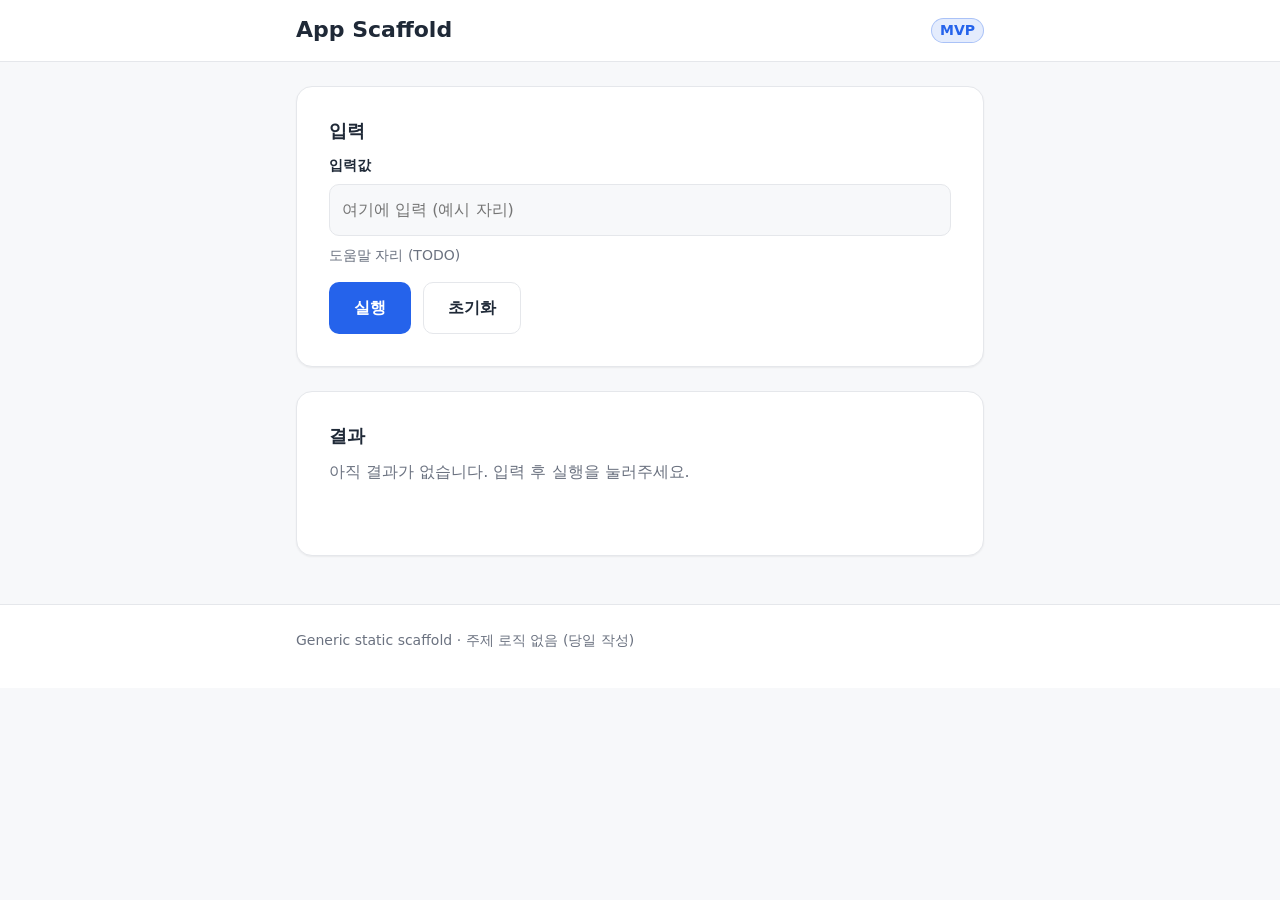
<file: scaffold/index.html>
<!DOCTYPE html>
<html lang="ko">
<head>
  <meta charset="UTF-8" />
  <meta name="viewport" content="width=device-width, initial-scale=1, viewport-fit=cover" />
  <meta name="theme-color" content="#1f2937" />
  <meta name="description" content="범용 정적 앱 스캐폴드 (주제 비종속 골격)" />
  <title>App Scaffold</title>

  <!--
    폰트: 시스템 폰트 우선 (네트워크 없이도 즉시 렌더, 데모 안전).
    필요 시 아래 한 줄 주석을 해제해 Pretendard CDN을 추가하세요.
    <link rel="stylesheet" href="https://cdn.jsdelivr.net/gh/orioncactus/pretendard@latest/dist/web/static/pretendard.min.css" />
  -->

  <link rel="stylesheet" href="./app.css" />
</head>
<body>
  <a class="skip-link" href="#main">본문으로 건너뛰기</a>

  <header class="site-header">
    <div class="container header-inner">
      <h1 class="brand">App Scaffold</h1>
      <!-- TODO: 필요하면 여기에 내비게이션/상태 뱃지 등을 추가 -->
      <span class="badge" aria-hidden="true">MVP</span>
    </div>
  </header>

  <main id="main" class="container main">
    <!-- ============================================================
         입력 영역 (INPUT)
         TODO: 아이디어에 맞는 입력 컨트롤을 여기에 추가.
         흐름은 항상 [입력] -> app.js의 핸들러 -> [계산] -> [결과 영역] 으로 연결.
         label/aria 속성을 유지해 접근성을 지킬 것.
    ============================================================ -->
    <section class="card" aria-labelledby="input-title">
      <h2 id="input-title" class="card-title">입력</h2>

      <form id="app-form" novalidate>
        <div class="field">
          <label class="field-label" for="primary-input">입력값</label>
          <input
            class="input"
            id="primary-input"
            name="primary-input"
            type="text"
            inputmode="text"
            autocomplete="off"
            placeholder="여기에 입력 (예시 자리)"
            aria-describedby="primary-input-help"
          />
          <p class="field-help" id="primary-input-help">
            <!-- TODO: 입력 안내 문구를 아이디어에 맞게 교체 -->
            도움말 자리 (TODO)
          </p>
        </div>

        <!-- TODO: 추가 입력 필드(셀렉트/체크박스/슬라이더 등)를 필요한 만큼 복제 -->

        <div class="actions">
          <button class="btn btn-primary" type="submit" id="run-btn">실행</button>
          <button class="btn btn-ghost" type="reset" id="reset-btn">초기화</button>
        </div>
      </form>
    </section>

    <!-- ============================================================
         결과 영역 (RESULT)
         TODO: app.js의 renderResult()가 이 컨테이너를 채움.
         aria-live로 동적 결과가 보조기기에 안내되도록 유지.
    ============================================================ -->
    <section class="card" aria-labelledby="result-title">
      <h2 id="result-title" class="card-title">결과</h2>
      <div id="result" class="result" aria-live="polite" role="status">
        <p class="muted">아직 결과가 없습니다. 입력 후 실행을 눌러주세요.</p>
      </div>
    </section>
  </main>

  <footer class="site-footer">
    <div class="container">
      <p class="muted small">
        Generic static scaffold · 주제 로직 없음 (당일 작성)
      </p>
    </div>
  </footer>

  <!-- 토스트 컨테이너 (app.js의 toast()가 사용) -->
  <div id="toast-root" class="toast-root" aria-live="assertive" aria-atomic="true"></div>

  <script src="./app.js" defer></script>
</body>
</html>
</file>
<file: scaffold/app.css>
/* =========================================================================
   Design Tokens
   범용 토큰 모음. 특정 브랜드/아이디어 색이 아닌 중립 팔레트.
   당일 아이디어에 맞춰 --color-accent 등만 바꾸면 전체 톤이 바뀜.
   ========================================================================= */
:root {
  /* Color: neutral grayscale + 중립 accent */
  --color-bg: #f7f8fa;
  --color-surface: #ffffff;
  --color-text: #1f2937;
  --color-muted: #6b7280;
  --color-border: #e5e7eb;
  --color-accent: #2563eb;
  --color-accent-contrast: #ffffff;
  --color-success: #16a34a;
  --color-warning: #d97706;
  --color-danger: #dc2626;

  /* Spacing scale */
  --space-1: 4px;
  --space-2: 8px;
  --space-3: 12px;
  --space-4: 16px;
  --space-5: 24px;
  --space-6: 32px;
  --space-7: 48px;

  /* Typography */
  --font-sans: "Pretendard", system-ui, -apple-system, "Segoe UI", Roboto,
    "Apple SD Gothic Neo", "Malgun Gothic", "Noto Sans KR", sans-serif;
  --fs-sm: 0.875rem;
  --fs-base: 1rem;
  --fs-lg: 1.125rem;
  --fs-xl: 1.375rem;
  --lh-base: 1.6;

  /* Radius */
  --radius-sm: 6px;
  --radius-md: 10px;
  --radius-lg: 16px;

  /* Shadow */
  --shadow-sm: 0 1px 2px rgba(0, 0, 0, 0.06);
  --shadow-md: 0 4px 12px rgba(0, 0, 0, 0.08);

  /* Layout */
  --container-max: 720px;
}

@media (prefers-color-scheme: dark) {
  :root {
    --color-bg: #0f1115;
    --color-surface: #181b21;
    --color-text: #e5e7eb;
    --color-muted: #9ca3af;
    --color-border: #2a2f3a;
    --color-accent: #3b82f6;
  }
}

/* =========================================================================
   Reset / Base
   ========================================================================= */
*,
*::before,
*::after {
  box-sizing: border-box;
}

html {
  -webkit-text-size-adjust: 100%;
}

body {
  margin: 0;
  font-family: var(--font-sans);
  font-size: var(--fs-base);
  line-height: var(--lh-base);
  color: var(--color-text);
  background: var(--color-bg);
}

h1, h2, h3 {
  margin: 0 0 var(--space-3);
  line-height: 1.3;
}

p {
  margin: 0 0 var(--space-3);
}

.container {
  width: 100%;
  max-width: var(--container-max);
  margin: 0 auto;
  padding-inline: var(--space-4);
}

.muted { color: var(--color-muted); }
.small { font-size: var(--fs-sm); }

.skip-link {
  position: absolute;
  left: -9999px;
  top: 0;
  background: var(--color-accent);
  color: var(--color-accent-contrast);
  padding: var(--space-2) var(--space-3);
  border-radius: var(--radius-sm);
  z-index: 100;
}
.skip-link:focus {
  left: var(--space-3);
  top: var(--space-3);
}

/* =========================================================================
   Header / Footer
   ========================================================================= */
.site-header {
  background: var(--color-surface);
  border-bottom: 1px solid var(--color-border);
}
.header-inner {
  display: flex;
  align-items: center;
  justify-content: space-between;
  gap: var(--space-3);
  padding-block: var(--space-4);
}
.brand {
  margin: 0;
  font-size: var(--fs-xl);
  font-weight: 700;
}

.main {
  display: grid;
  gap: var(--space-4);
  padding-block: var(--space-5) var(--space-7);
}

.site-footer {
  border-top: 1px solid var(--color-border);
  padding-block: var(--space-5);
  background: var(--color-surface);
}

/* =========================================================================
   Components: Card
   ========================================================================= */
.card {
  background: var(--color-surface);
  border: 1px solid var(--color-border);
  border-radius: var(--radius-lg);
  box-shadow: var(--shadow-sm);
  padding: var(--space-5);
}
.card-title {
  font-size: var(--fs-lg);
  font-weight: 600;
}

/* =========================================================================
   Components: Form / Input
   ========================================================================= */
.field {
  margin-bottom: var(--space-4);
}
.field-label {
  display: block;
  margin-bottom: var(--space-2);
  font-size: var(--fs-sm);
  font-weight: 600;
}
.field-help {
  margin: var(--space-2) 0 0;
  font-size: var(--fs-sm);
  color: var(--color-muted);
}
.input,
select.input,
textarea.input {
  width: 100%;
  padding: var(--space-3);
  font: inherit;
  color: var(--color-text);
  background: var(--color-bg);
  border: 1px solid var(--color-border);
  border-radius: var(--radius-md);
}
.input:focus-visible {
  outline: 2px solid var(--color-accent);
  outline-offset: 1px;
  border-color: var(--color-accent);
}

.actions {
  display: flex;
  flex-wrap: wrap;
  gap: var(--space-3);
}

/* =========================================================================
   Components: Button
   ========================================================================= */
.btn {
  appearance: none;
  cursor: pointer;
  font: inherit;
  font-weight: 600;
  padding: var(--space-3) var(--space-5);
  border-radius: var(--radius-md);
  border: 1px solid transparent;
  transition: filter 0.15s ease, background 0.15s ease;
}
.btn:focus-visible {
  outline: 2px solid var(--color-accent);
  outline-offset: 2px;
}
.btn-primary {
  background: var(--color-accent);
  color: var(--color-accent-contrast);
}
.btn-primary:hover { filter: brightness(1.05); }
.btn-ghost {
  background: transparent;
  color: var(--color-text);
  border-color: var(--color-border);
}
.btn-ghost:hover { background: var(--color-bg); }
.btn:disabled {
  opacity: 0.55;
  cursor: not-allowed;
}

/* =========================================================================
   Components: Badge
   ========================================================================= */
.badge {
  display: inline-block;
  padding: 2px var(--space-2);
  font-size: var(--fs-sm);
  font-weight: 600;
  line-height: 1.4;
  color: var(--color-accent);
  background: color-mix(in srgb, var(--color-accent) 12%, transparent);
  border: 1px solid color-mix(in srgb, var(--color-accent) 30%, transparent);
  border-radius: 999px;
}

/* =========================================================================
   Result area
   ========================================================================= */
.result {
  min-height: 64px;
}

/* =========================================================================
   Components: Toast
   ========================================================================= */
.toast-root {
  position: fixed;
  left: 50%;
  bottom: var(--space-5);
  transform: translateX(-50%);
  display: grid;
  gap: var(--space-2);
  z-index: 200;
  width: min(92vw, var(--container-max));
  pointer-events: none;
}
.toast {
  pointer-events: auto;
  padding: var(--space-3) var(--space-4);
  border-radius: var(--radius-md);
  background: var(--color-text);
  color: var(--color-bg);
  box-shadow: var(--shadow-md);
  font-size: var(--fs-sm);
  opacity: 0;
  transform: translateY(8px);
  transition: opacity 0.2s ease, transform 0.2s ease;
}
.toast.is-visible {
  opacity: 1;
  transform: translateY(0);
}
.toast.toast-success { background: var(--color-success); color: #fff; }
.toast.toast-warning { background: var(--color-warning); color: #fff; }
.toast.toast-danger { background: var(--color-danger); color: #fff; }

/* =========================================================================
   Responsive (mobile-first; 위 스타일이 기본, 아래는 큰 화면 보강)
   ========================================================================= */
@media (min-width: 600px) {
  .main {
    gap: var(--space-5);
  }
  .card {
    padding: var(--space-6);
  }
}

@media (prefers-reduced-motion: reduce) {
  * {
    transition: none !important;
    animation: none !important;
  }
}
</file>
